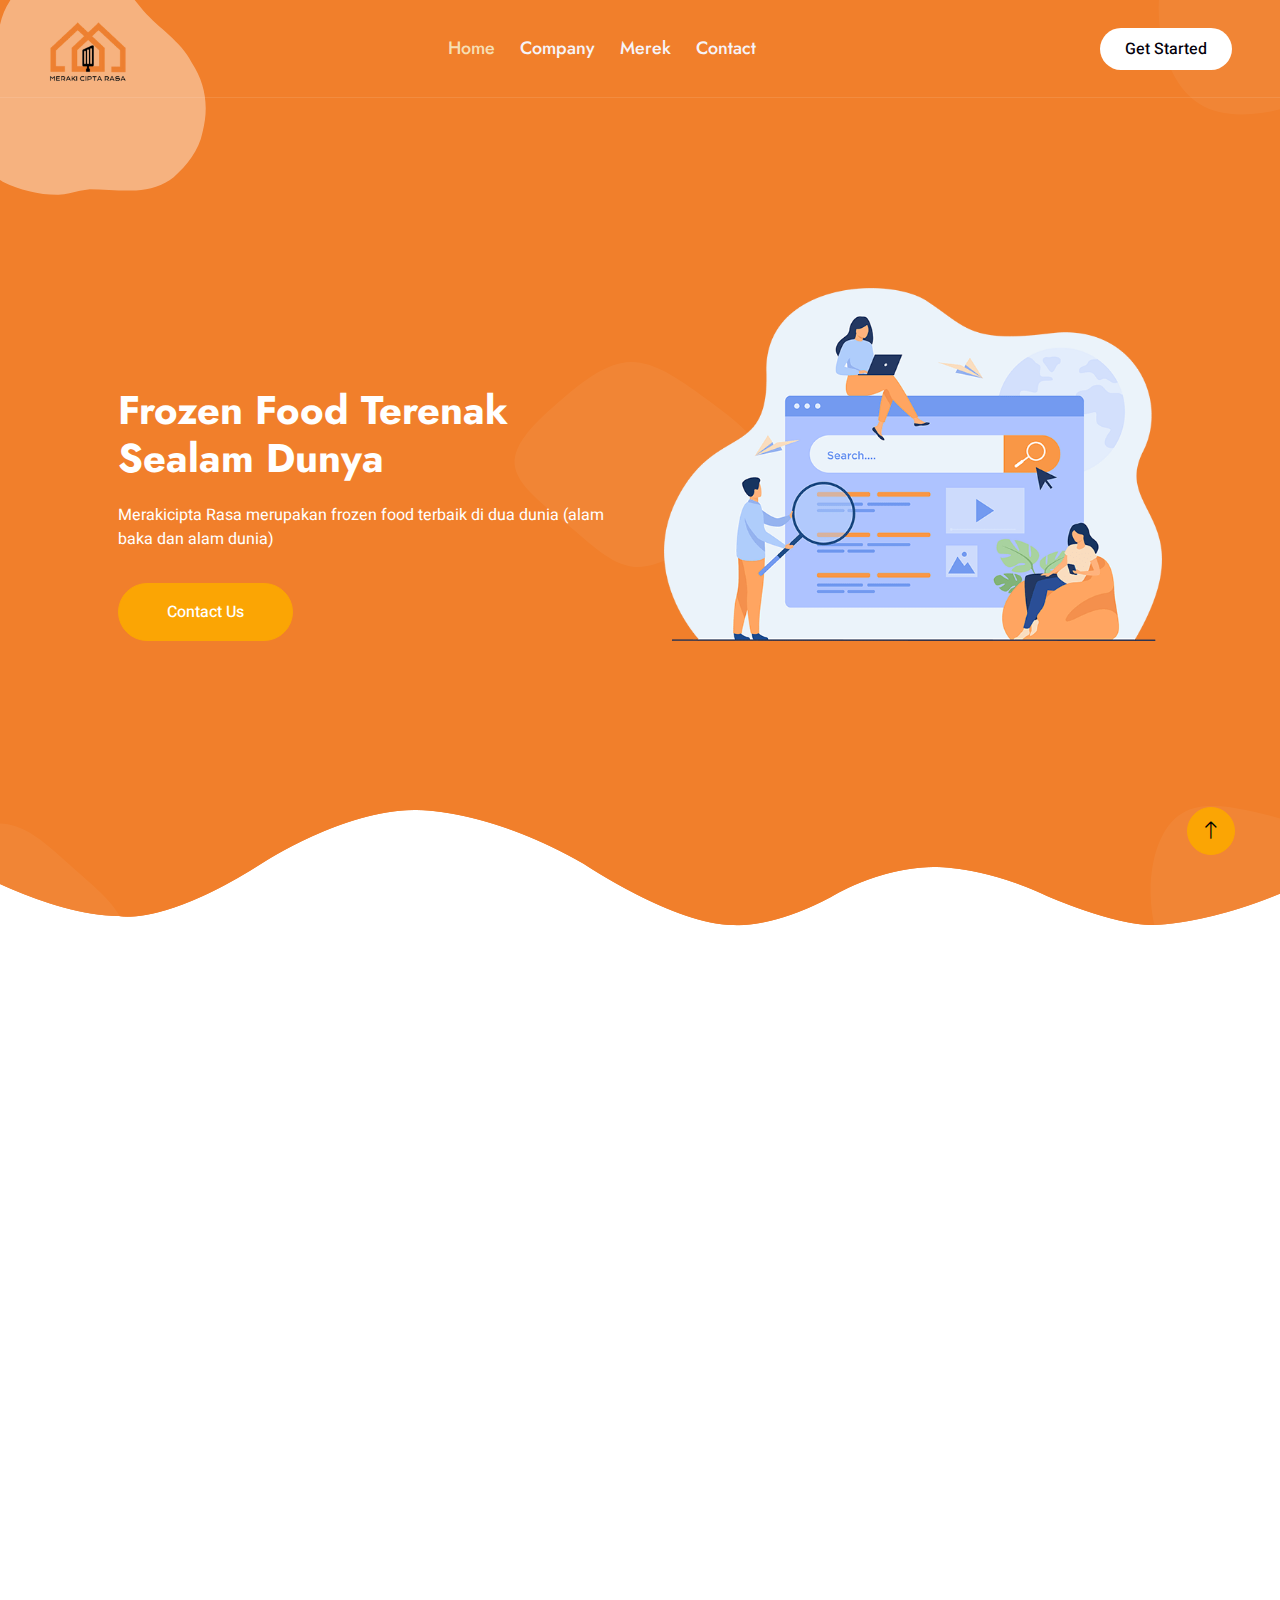
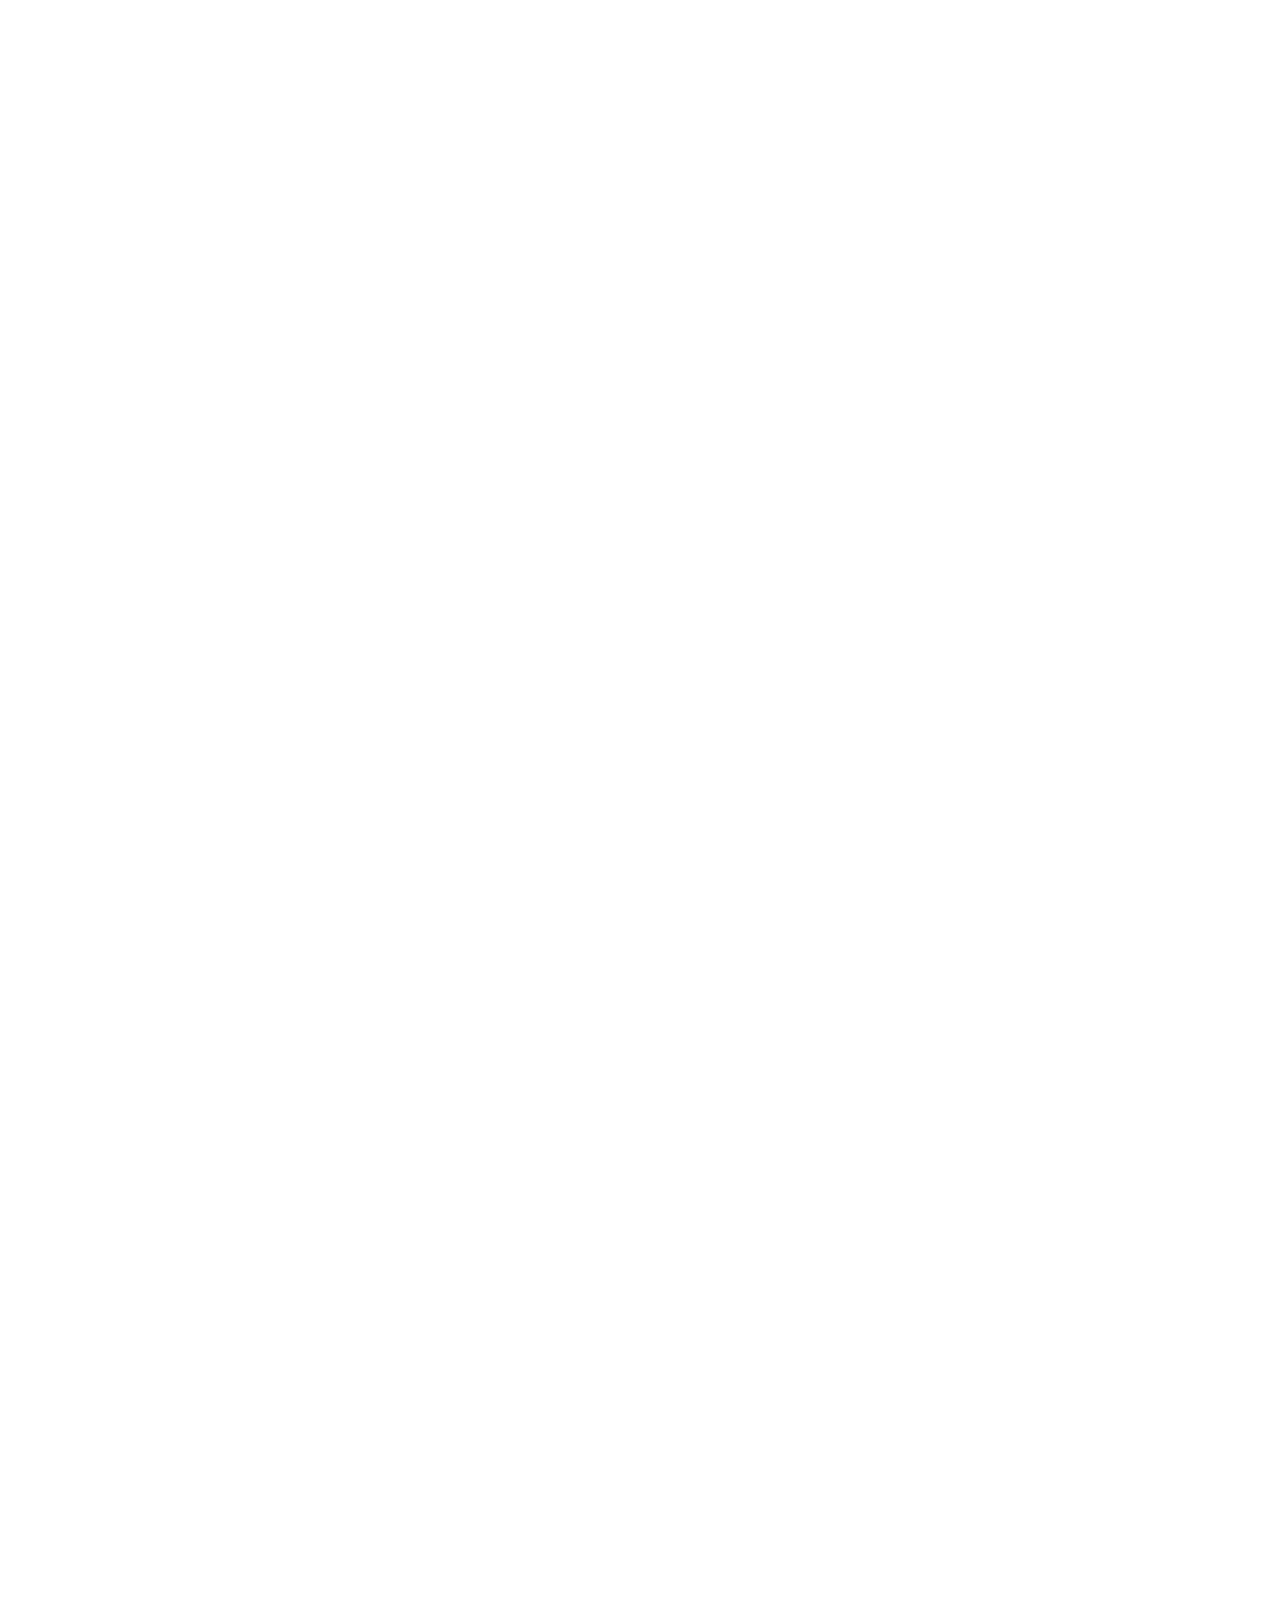
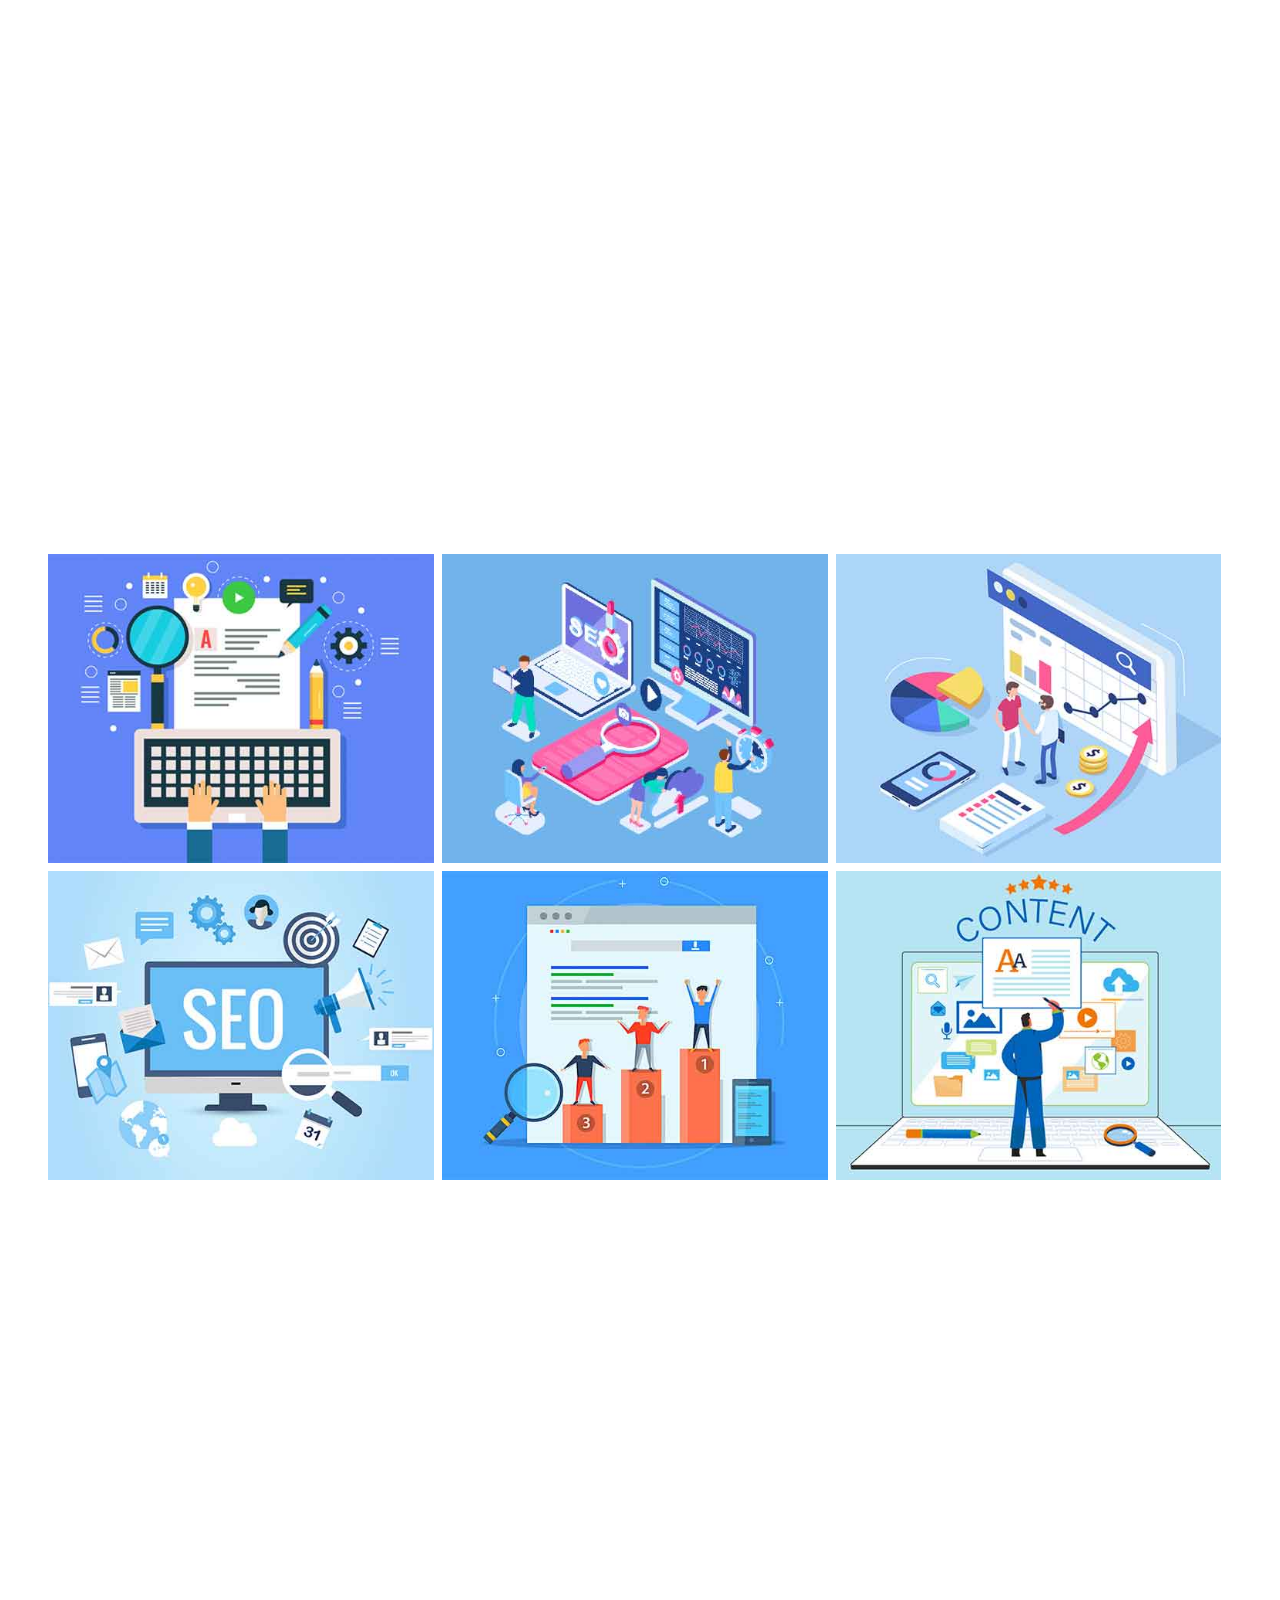
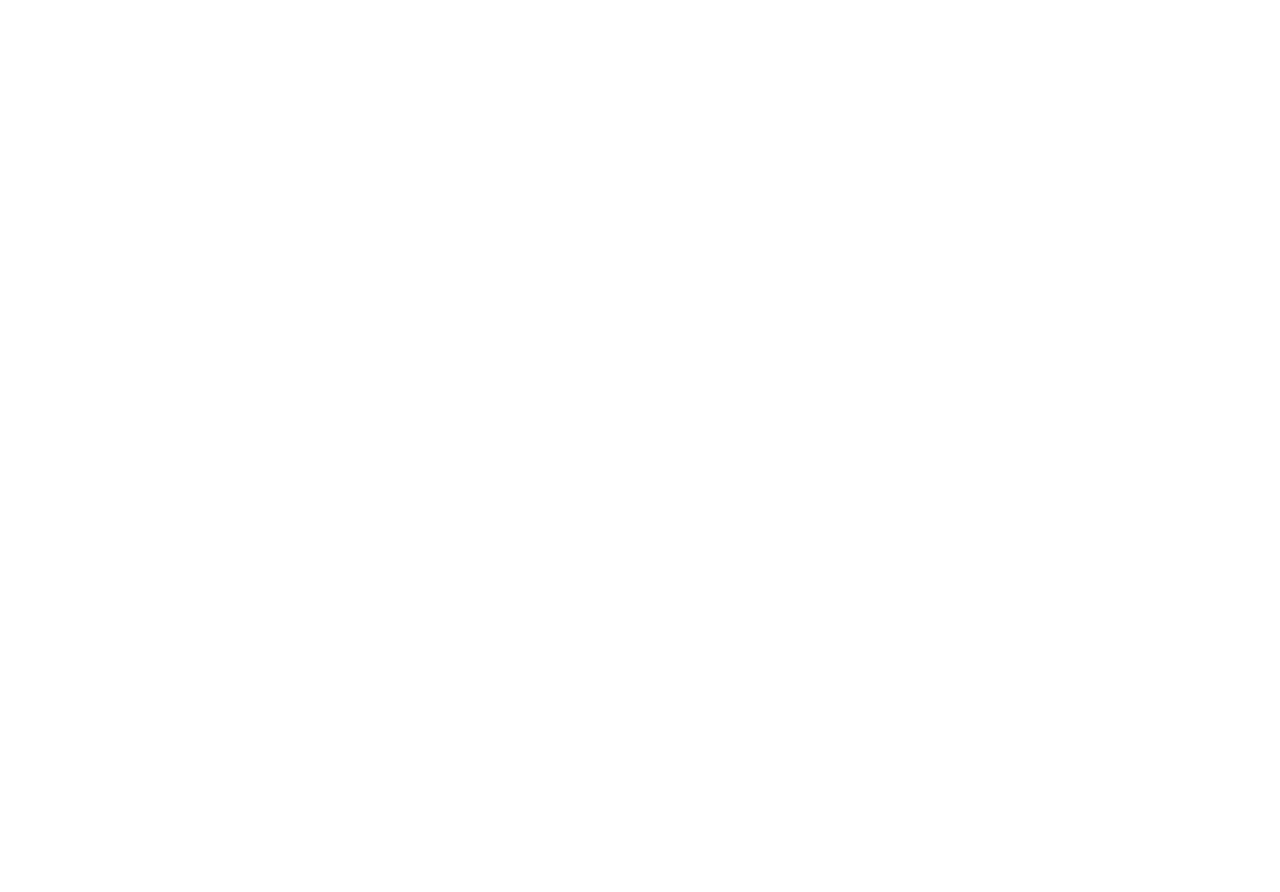
<file: index.html>
<!DOCTYPE html>
<html lang="en">
<head>
    <meta charset="utf-8">
    <title>DGital - Digital Agency HTML Template</title>
    <meta content="width=device-width, initial-scale=1.0" name="viewport">
    <meta content="" name="keywords">
    <meta content="" name="description">

    <!-- Favicon -->
    <link href="img/favicon.ico" rel="icon">

    <!-- Google Web Fonts -->
    <link rel="preconnect" href="https://fonts.googleapis.com">
    <link rel="preconnect" href="https://fonts.gstatic.com" crossorigin>
    <link href="https://fonts.googleapis.com/css2?family=Heebo:wght@400;500&family=Jost:wght@500;600;700&display=swap" rel="stylesheet"> 

    <!-- Icon Font Stylesheet -->
    <link href="https://cdnjs.cloudflare.com/ajax/libs/font-awesome/5.10.0/css/all.min.css" rel="stylesheet">
    <link href="https://cdn.jsdelivr.net/npm/bootstrap-icons@1.4.1/font/bootstrap-icons.css" rel="stylesheet">

    <!-- Libraries Stylesheet -->
    <link href="lib/animate/animate.min.css" rel="stylesheet">
    <link href="lib/owlcarousel/assets/owl.carousel.min.css" rel="stylesheet">
    <link href="lib/lightbox/css/lightbox.min.css" rel="stylesheet">

    <!-- Customized Bootstrap Stylesheet -->
    <link href="css/bootstrap.min.css" rel="stylesheet">

    <!-- Template Stylesheet -->
    <link href="css/style.css" rel="stylesheet">
</head>

<body>
    <div class="container-xxl bg-white p-0">
        <!-- Spinner Start -->
        <div id="spinner" class="show bg-white position-fixed translate-middle w-100 vh-100 top-50 start-50 d-flex align-items-center justify-content-center">
            <div class="spinner-grow text-primary" style="width: 3rem; height: 3rem;" role="status">
                <span class="sr-only">Loading...</span>
            </div>
        </div>
        <!-- Spinner End -->


        <!-- Navbar & Hero Start -->
        <div class="container-xxl position-relative p-0">
            <nav class="navbar navbar-expand-lg navbar-light px-4 px-lg-5 py-3 py-lg-0">
                <a href="" class="navbar-brand p-0">
                    <img src="img/logomeraki.png" alt="Logo"> 
                </a>
                <button class="navbar-toggler" type="button" data-bs-toggle="collapse" data-bs-target="#navbarCollapse">
                    <span class="fa fa-bars"></span>
                </button>
                <div class="collapse navbar-collapse" id="navbarCollapse">
                    <div class="navbar-nav mx-auto py-0">
                        <a href="index.html" class="nav-item nav-link active">Home</a>
                        <a href="company.html" class="nav-item nav-link">Company</a>
                        <a href="merek.html" class="nav-item nav-link">Merek</a>
                        <a href="contact.html" class="nav-item nav-link">Contact</a>
                    </div>
                    <a href="" class="btn rounded-pill py-2 px-4 ms-3 d-none d-lg-block">Get Started</a>
                </div>
            </nav>

            <div class="container-xxl bg-primary hero-header">
                <div class="container px-lg-5">
                    <div class="row g-5 align-items-end">
                        <div class="col-lg-6 text-center text-lg-start">
                            <h1 class="text-white mb-4 animated slideInDown">Frozen Food Terenak Sealam Dunya</h1>
                            <p class="text-white pb-3 animated slideInDown">Merakicipta Rasa merupakan frozen food terbaik di dua dunia (alam baka dan alam dunia)</p>
                            <a href="contact.html" class="btn btn-secondary py-sm-3 px-sm-5 rounded-pill me-3 animated slideInLeft text-white">Contact Us</a>
    
                        </div>
                        <div class="col-lg-6 text-center text-lg-start">
                            <img class="img-fluid animated zoomIn" src="img/hero.png" alt="">
                        </div>
                    </div>
                </div>
            </div>
        </div>
        <!-- About Start -->
        <div class="container-xxl py-5">
            <div class="container py-5 px-lg-5">
                <div class="row g-5 align-items-center">
                    <div class="col-lg-6 wow fadeInUp" data-wow-delay="0.1s">
                        <p class="section-title text-secondary">About Us<span></span></p>
                        <h1 class="mb-5">Merakicipta Rasa</h1>
                        <p class="mb-4">Kami mencipta rasa dengan sepenuh hati. Mengolah berbagai produk makanan yang kami racik dari resep orisinal. 
                            Sejak tahun 2005 sampai sekarang, Meraki Cipta Rasa terus tumbuh dan berkembang bersama klien setia kami yang terus bertambah tiap harinya. 
                            Kami menyediakan produk makanan yang diolah dari bahan pilihan dengan proses pembuatan yang baik untuk menjaga mutu serta kualitas.</p>
                        <a href="company.html" class="btn btn-primary py-sm-3 px-sm-5 rounded-pill mt-3">Read More</a>
                    </div>
                    <div class="col-lg-6">
                        <img class="img-fluid wow zoomIn" data-wow-delay="0.5s" src="img/about.png">
                    </div>
                </div>
            </div>
        </div>
        <!-- About End -->    
           
        <!-- Service Start -->
        <div class="container-xxl py-5">
            <div class="container py-5 px-lg-5">
                <div class="wow fadeInUp" data-wow-delay="0.1s">
                    <p class="section-title text-secondary justify-content-center"><span></span>Our Products<span></span></p>
                    <h1 class="text-center mb-5">What Products We Sell</h1>
                </div>
                <div class="row g-4">
                    <div class="col-lg-4 col-md-6 wow fadeInUp" data-wow-delay="0.1s">
                        <div class="service-item d-flex flex-column text-center rounded">
                            <div class="position-relative overflow-hidden">
                                <img class="img-fluid w-100" src="img/wizz_sausage.png" alt="">
                            </div>
                            <h5 class="mb-3">Wizz Sausage</h5>
                            <p class="m-0">Deksripsi singkat merek</p>
                            <a class="btn btn-square" href=""><i class="fa fa-arrow-right"></i></a>
                        </div>
                    </div>
                    <div class="col-lg-4 col-md-6 wow fadeInUp" data-wow-delay="0.3s">
                        <div class="service-item d-flex flex-column text-center rounded">
                            <div class="position-relative overflow-hidden">
                                <img class="img-fluid w-100" src="img/wizz_bite.png" alt="">
                            </div>
                            <h5 class="mb-3">Wizz Bite</h5>
                            <p class="m-0">Deksripsi singkat merek</p>
                            <a class="btn btn-square" href=""><i class="fa fa-arrow-right"></i></a>
                        </div>
                    </div>
                    <div class="col-lg-4 col-md-6 wow fadeInUp" data-wow-delay="0.5s">
                        <div class="service-item d-flex flex-column text-center rounded">
                            <div class="position-relative overflow-hidden">
                                <img class="img-fluid w-100" src="img/wizz_food.png" alt="">
                            </div>
                            <h5 class="mb-3">Wizz Food</h5>
                            <p class="m-0">Deksripsi singkat merek</p>
                            <a class="btn btn-square" href=""><i class="fa fa-arrow-right"></i></a>
                        </div>
                    </div>
                    <div class="col-lg-4 col-md-6 wow fadeInUp" data-wow-delay="0.1s">
                        <div class="service-item d-flex flex-column text-center rounded">
                            <div class="position-relative overflow-hidden">
                                <img class="img-fluid w-100" src="img/wizz_sausage.png" alt="">
                            </div>
                            <h5 class="mb-3">Pondok Cabe</h5>
                            <p class="m-0">Deksripsi singkat merek</p>
                            <a class="btn btn-square" href=""><i class="fa fa-arrow-right"></i></a>
                        </div>
                    </div>
                </div>
            </div>
            
        </div>
        <!-- Service End -->
       <!-- Projects Start -->
        <div class="container-xxl py-5">
            <div class="container py-5 px-lg-5">
                <div class="wow fadeInUp" data-wow-delay="0.1s">
                    <h1 class="text-center mb-5">Our Achievement and Sertification</h1>
                </div>
                <div class="row mt-n2 wow fadeInUp" data-wow-delay="0.3s">
                    <div class="col-12 text-center">
                        <ul class="list-inline mb-5" id="portfolio-flters">
                            <li class="mx-2 active" data-filter="*">All</li>
                            <li class="mx-2" data-filter=".first">2021</li>
                            <li class="mx-2" data-filter=".second">2022</li>
                        </ul>
                    </div>
                </div>
                <div class="row g-4 portfolio-container item">
                    <div class="col-xl-4 col-md-4 portfolio-item first wow fadeInUp" data-wow-delay="0.1s">
                        <div class="rounded overflow-hidden">
                            <div class="position-relative overflow-hidden">
                                <img class="img-fluid w-100" src="img/portfolio-1.jpg" alt="">
                                <div class="portfolio-overlay">
                                    <a class="btn btn-square btn-outline-light mx-1" href="img/portfolio-1.jpg" data-lightbox="portfolio"><i class="fa fa-eye"></i></a>
                                    <a class="btn btn-square btn-outline-light mx-1" href=""><i class="fa fa-link"></i></a>
                                </div>
                            </div>
                            <div class="bg-light p-4">
                                <p class="text-primary fw-medium mb-2">2021</p>
                                <h5 class="lh-base mb-0">Produk Mendapat Sertifikasi Halal</a>
                            </div>
                        </div>
                    </div>
                    <div class="col-xl-4 col-md-4 portfolio-item first wow fadeInUp" data-wow-delay="0.3s">
                        <div class="rounded overflow-hidden">
                            <div class="position-relative overflow-hidden">
                                <img class="img-fluid w-100" src="img/portfolio-2.jpg" alt="">
                                <div class="portfolio-overlay">
                                    <a class="btn btn-square btn-outline-light mx-1" href="img/portfolio-2.jpg" data-lightbox="portfolio"><i class="fa fa-eye"></i></a>
                                    <a class="btn btn-square btn-outline-light mx-1" href=""><i class="fa fa-link"></i></a>
                                </div>
                            </div>
                            <div class="bg-light p-4">
                                <p class="text-primary fw-medium mb-2">2021</p>
                                <h5 class="lh-base mb-0">Perusahaan memperoleh sertifikasi GMP</a>
                            </div>
                        </div>
                    </div>
                    <div class="col-xl-4 col-md-4 portfolio-item first wow fadeInUp" data-wow-delay="0.5s">
                        <div class="rounded overflow-hidden">
                            <div class="position-relative overflow-hidden">
                                <img class="img-fluid w-100" src="img/portfolio-3.jpg" alt="">
                                <div class="portfolio-overlay">
                                    <a class="btn btn-square btn-outline-light mx-1" href="img/portfolio-3.jpg" data-lightbox="portfolio"><i class="fa fa-eye"></i></a>
                                    <a class="btn btn-square btn-outline-light mx-1" href=""><i class="fa fa-link"></i></a>
                                </div>
                            </div>
                            <div class="bg-light p-4">
                                <p class="text-primary fw-medium mb-2">2021</p>
                                <h5 class="lh-base mb-0">Pelaku usaha bersertifikat Food Handler, PKP, BNSP</a>
                            </div>
                        </div>
                    </div>
                    <div class="col-xl-4 col-md-4 portfolio-item first wow fadeInUp" data-wow-delay="0.1s">
                        <div class="rounded overflow-hidden">
                            <div class="position-relative overflow-hidden">
                                <img class="img-fluid w-100" src="img/portfolio-4.jpg" alt="">
                                <div class="portfolio-overlay">
                                    <a class="btn btn-square btn-outline-light mx-1" href="img/portfolio-4.jpg" data-lightbox="portfolio"><i class="fa fa-eye"></i></a>
                                    <a class="btn btn-square btn-outline-light mx-1" href=""><i class="fa fa-link"></i></a>
                                </div>
                            </div>
                            <div class="bg-light p-4">
                                <p class="text-primary fw-medium mb-2">2021</p>
                                <h5 class="lh-base mb-0">Juara 1 Kategori Frozen Food dalam Lomba Kuliner BPJE DPD PKS Tangsel</a>
                            </div>
                        </div>
                    </div>
                    <div class="col-xl-4 col-md-4 portfolio-item first wow fadeInUp" data-wow-delay="0.3s">
                        <div class="rounded overflow-hidden">
                            <div class="position-relative overflow-hidden">
                                <img class="img-fluid w-100" src="img/portfolio-5.jpg" alt="">
                                <div class="portfolio-overlay">
                                    <a class="btn btn-square btn-outline-light mx-1" href="img/portfolio-5.jpg" data-lightbox="portfolio"><i class="fa fa-eye"></i></a>
                                    <a class="btn btn-square btn-outline-light mx-1" href=""><i class="fa fa-link"></i></a>
                                </div>
                            </div>
                            <div class="bg-light p-4">
                                <p class="text-primary fw-medium mb-2">2021</p>
                                <h5 class="lh-base mb-0">Juara 2 Kategori Kuliner dalam Lomba DIGIFEST Tangsel</a>
                            </div>
                        </div>
                    </div>
                    <div class="col-xl-4 col-md-4 portfolio-item first wow fadeInUp" data-wow-delay="0.5s">
                        <div class="rounded overflow-hidden">
                            <div class="position-relative overflow-hidden">
                                <img class="img-fluid w-100" src="img/portfolio-6.jpg" alt="">
                                <div class="portfolio-overlay">
                                    <a class="btn btn-square btn-outline-light mx-1" href="img/portfolio-6.jpg" data-lightbox="portfolio"><i class="fa fa-eye"></i></a>
                                    <a class="btn btn-square btn-outline-light mx-1" href=""><i class="fa fa-link"></i></a>
                                </div>
                            </div>
                            <div class="bg-light p-4">
                                <p class="text-primary fw-medium mb-2">2021</p>
                                <h5 class="lh-base mb-0">Produk Karya Kreatif Banten yang diselenggarakan oleh Bank Indonesia – Banten</a>
                            </div>
                        </div>
                    </div>
                </div>
            </div>
        </div>
        <!-- Projects End -->

    <!-- Galery start -->
    <div class="wow fadeInUp" data-wow-delay="0.1s">
        <h1 class="text-center mb-5">Gallery</h1>
    </div>
        <div class="col-md-12 col-xl-11 ms-5 row-gap-2">
            <p class="section-title text-white h5 mb-4">Gallery<span></span></p>
            <div class="row g-2">
                <div class="col-4">
                    <img class="img-fluid" src="img/portfolio-1.jpg" alt="Image">
                </div>
                <div class="col-4">
                    <img class="img-fluid" src="img/portfolio-2.jpg" alt="Image">
                </div>
                <div class="col-4">
                    <img class="img-fluid" src="img/portfolio-3.jpg" alt="Image">
                </div>
                <div class="col-4">
                    <img class="img-fluid" src="img/portfolio-4.jpg" alt="Image">
                </div>
                <div class="col-4">
                    <img class="img-fluid" src="img/portfolio-5.jpg" alt="Image">
                </div>
                <div class="col-4">
                    <img class="img-fluid" src="img/portfolio-6.jpg" alt="Image">
                </div>
            </div>
        </div>
        <!-- Galery end -->

        <!-- Testimonial Start -->
        <div class="container-xxl py-5 wow fadeInUp" data-wow-delay="0.1s">
            <div class="container py-5 px-lg-5">
                <p class="section-title text-secondary justify-content-center"><span></span>Partners<span></span></p>
                <h1 class="text-center mb-5">Say Hi to Our Partners</h1>
                <div class="owl-carousel testimonial-carousel">
                    <div class="testimonial-item bg-light rounded my-4">
                        <p class="fs-5"><i class="fa fa-quote-left fa-4x text-primary mt-n4 me-3"></i>Bermitra dengan Merakicipta Rasa berhasil menyelamatkan keluarga saya di Era Pandemi.</p>
                        <div class="d-flex align-items-center">
                            <img class="img-fluid flex-shrink-0 rounded-circle" src="img/testimonial-1.jpg" style="width: 65px; height: 65px;">
                            <div class="ps-4">
                                <h5 class="mb-1">Distributor 1</h5>
                                <span>Profession</span>
                            </div>
                        </div>
                    </div>
                    <div class="testimonial-item bg-light rounded my-4">
                        <p class="fs-5"><i class="fa fa-quote-left fa-4x text-primary mt-n4 me-3"></i>Bermitra dengan Merakicipta Rasa berhasil menyelamatkan keluarga saya di Era Pandemi.</p>
                        <div class="d-flex align-items-center">
                            <img class="img-fluid flex-shrink-0 rounded-circle" src="img/testimonial-2.jpg" style="width: 65px; height: 65px;">
                            <div class="ps-4">
                                <h5 class="mb-1">Distributor 2</h5>
                                <span>Profession</span>
                            </div>
                        </div>
                    </div>
                    <div class="testimonial-item bg-light rounded my-4">
                        <p class="fs-5"><i class="fa fa-quote-left fa-4x text-primary mt-n4 me-3"></i>Bermitra dengan Merakicipta Rasa berhasil menyelamatkan keluarga saya di Era Pandemi.</p>
                        <div class="d-flex align-items-center">
                            <img class="img-fluid flex-shrink-0 rounded-circle" src="img/testimonial-3.jpg" style="width: 65px; height: 65px;">
                            <div class="ps-4">
                                <h5 class="mb-1">Distributor 3</h5>
                                <span>Profession</span>
                            </div>
                        </div>
                    </div>
                </div>
            </div>
        </div>
        <!-- Testimonial End -->

    

        <!-- Footer Start -->
        <div class="container-fluid bg-primary text-light footer wow fadeIn" data-wow-delay="0.1s">
            <div class="container py-5 px-lg-5">
                <div class="row g-5">
                    <div class="col-md-3 col-lg-4">
                        <img class="img-fluid" src="img/logomeraki.png">
                    </div>
                    <div class="col-md-6 col-lg-4">
                        <div class="d-flex pt-2">
                            <div class="d-flex flex-column">
                                <div class="d-flex pt-2">
                                    <div class="btn btn-outline-light btn-social"><img class="img-fluid rounded-circle" src="img/Logo jmkp.png"></div>
                                    <div class="btn btn-outline-light btn-social"><img class="img-fluid rounded-circle" src="img/logo gmp.png"></div>
                                    <div class="btn btn-outline-light btn-social"><img class="img-fluid rounded-circle" src="img/logo halal.jpeg"></div>
                                </div>
                                <div class="d-flex pt-2">
                                    <a class="btn btn-outline-light btn-social"><img class="img-fluid rounded-circle" src="img/logo bnsp.png"></a>
                                    <a class="btn btn-outline-light btn-social"></a>
                                    <a class="btn btn-outline-light btn-social"></i></a>
                                </div>
                            </div>
                        </div>
                    </div>
                    <div class="col-md-6 col-lg-4">
                        <p class="section-title text-white h5 mb-4">Gallery<span></span></p>
                        <div class="row g-2">
                            <div class="col-4">
                                <img class="img-fluid" src="img/portfolio-1.jpg" alt="Image">
                            </div>
                            <div class="col-4">
                                <img class="img-fluid" src="img/portfolio-2.jpg" alt="Image">
                            </div>
                            <div class="col-4">
                                <img class="img-fluid" src="img/portfolio-3.jpg" alt="Image">
                            </div>
                            <div class="col-4">
                                <img class="img-fluid" src="img/portfolio-4.jpg" alt="Image">
                            </div>
                            <div class="col-4">
                                <img class="img-fluid" src="img/portfolio-5.jpg" alt="Image">
                            </div>
                            <div class="col-4">
                                <img class="img-fluid" src="img/portfolio-6.jpg" alt="Image">
                            </div>
                        </div>
                    </div>
                    <div class="col-md-6 col-lg-4">
                        <p class="section-title text-white h5 mb-4">Newsletter<span></span></p>
                        <p>Lorem ipsum dolor sit amet elit. Phasellus nec pretium mi. Curabitur facilisis ornare velit non vulpu</p>
                        <div class="position-relative w-100 mt-3">
                            <input class="form-control border-0 rounded-pill w-100 ps-4 pe-5" type="text" placeholder="Your Email" style="height: 48px;">
                            <button type="button" class="btn shadow-none position-absolute top-0 end-0 mt-1 me-2"><i class="fa fa-paper-plane text-primary fs-4"></i></button>
                        </div>
                    </div>
                </div>
            </div>
            <div class="container px-lg-5">
                <div class="copyright">
                    <div class="row">
                        <div class="col-md-6 text-center text-md-start mb-3 mb-md-0">
                            &copy; <a class="border-bottom" href="#">Your Site Name</a>, All Right Reserved. 
							
							<!--/*** This template is free as long as you keep the footer author’s credit link/attribution link/backlink. If you'd like to use the template without the footer author’s credit link/attribution link/backlink, you can purchase the Credit Removal License from "https://htmlcodex.com/credit-removal". Thank you for your support. ***/-->
							Designed By <a class="border-bottom" href="https://htmlcodex.com">HTML Codex</a>
                        </div>
                        <div class="col-md-6 text-center text-md-end">
                            <div class="footer-menu">
                                <a href="">Home</a>
                                <a href="">Cookies</a>
                                <a href="">Help</a>
                                <a href="">FQAs</a>
                            </div>
                        </div>
                    </div>
                </div>
            </div>
        </div>
        <!-- Footer End -->


        <!-- Back to Top -->
        <a href="#" class="btn btn-lg btn-secondary btn-lg-square back-to-top"><i class="bi bi-arrow-up"></i></a>
    </div>

    <!-- JavaScript Libraries -->
    <script src="https://code.jquery.com/jquery-3.4.1.min.js"></script>
    <script src="https://cdn.jsdelivr.net/npm/bootstrap@5.0.0/dist/js/bootstrap.bundle.min.js"></script>
    <script src="lib/wow/wow.min.js"></script>
    <script src="lib/easing/easing.min.js"></script>
    <script src="lib/waypoints/waypoints.min.js"></script>
    <script src="lib/counterup/counterup.min.js"></script>
    <script src="lib/owlcarousel/owl.carousel.min.js"></script>
    <script src="lib/isotope/isotope.pkgd.min.js"></script>
    <script src="lib/lightbox/js/lightbox.min.js"></script>

    <!-- Template Javascript -->
    <script src="js/main.js"></script>
</body>

</html>
</file>
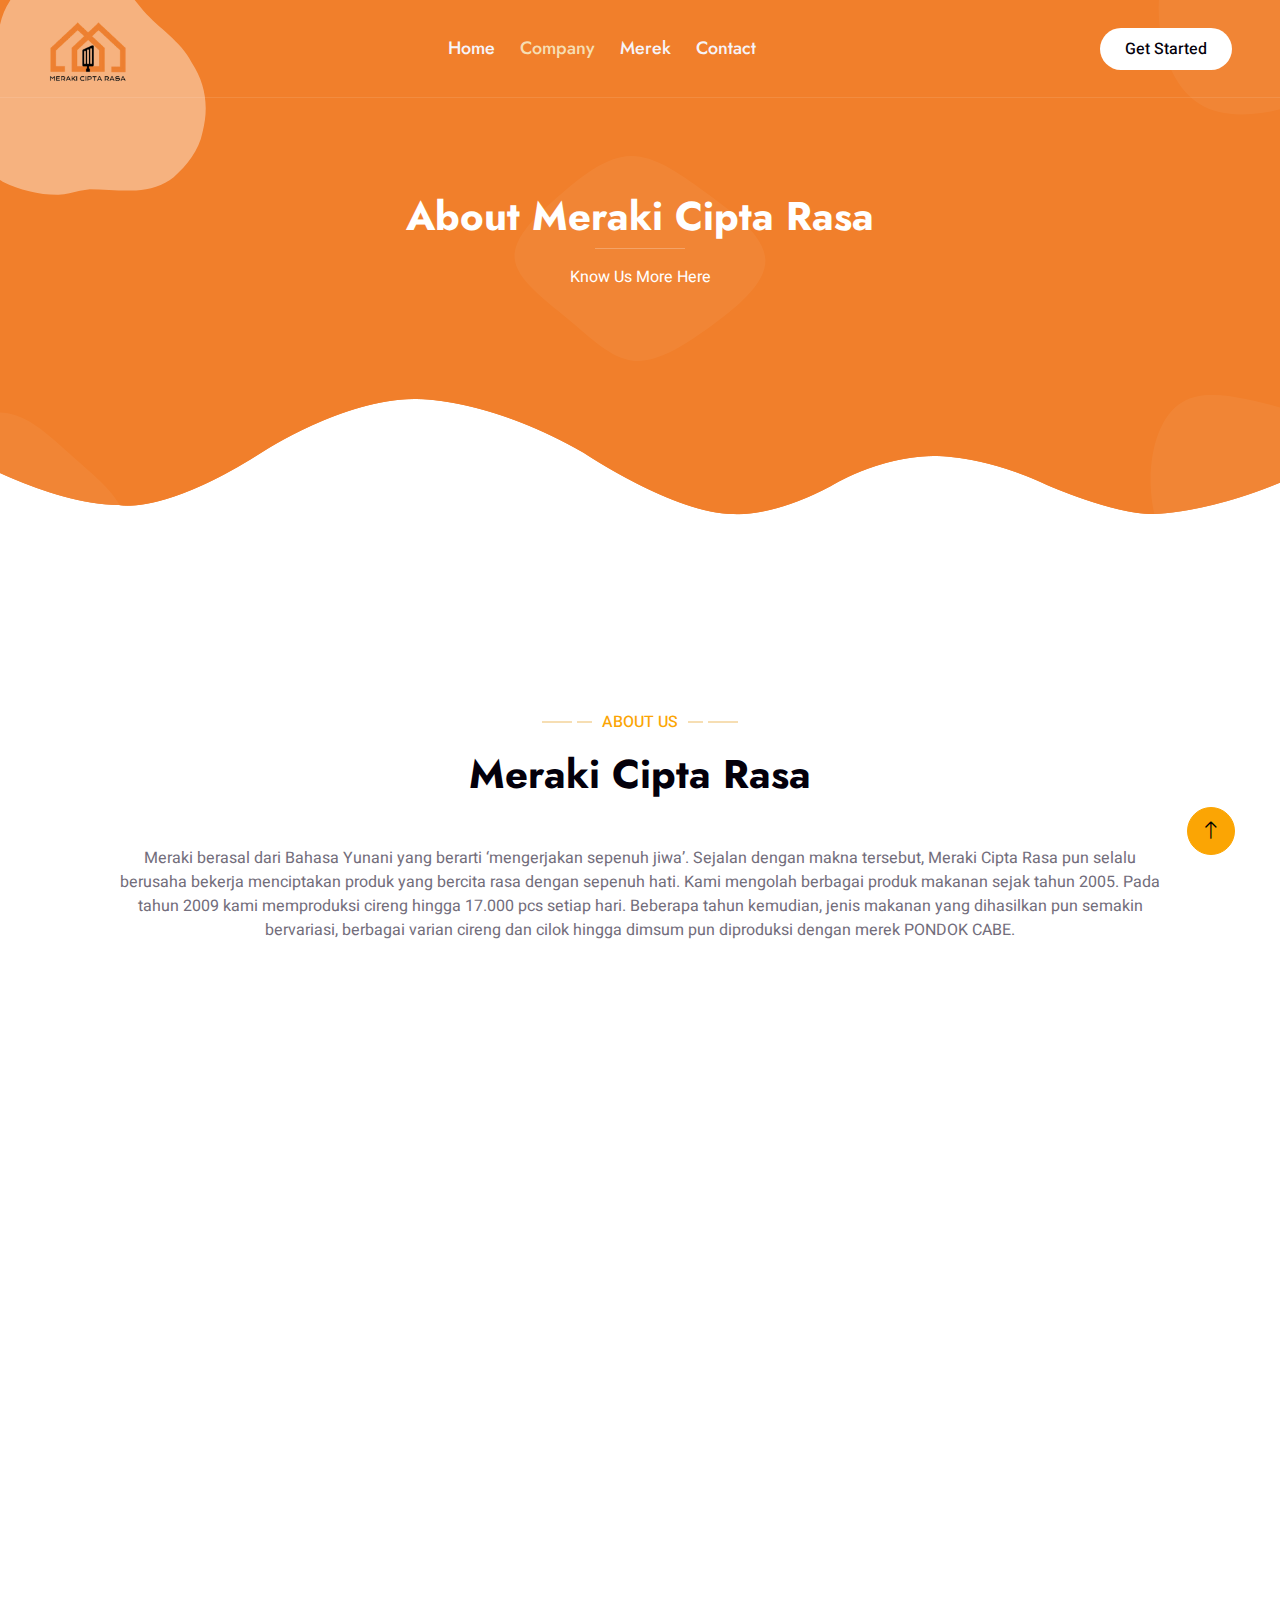
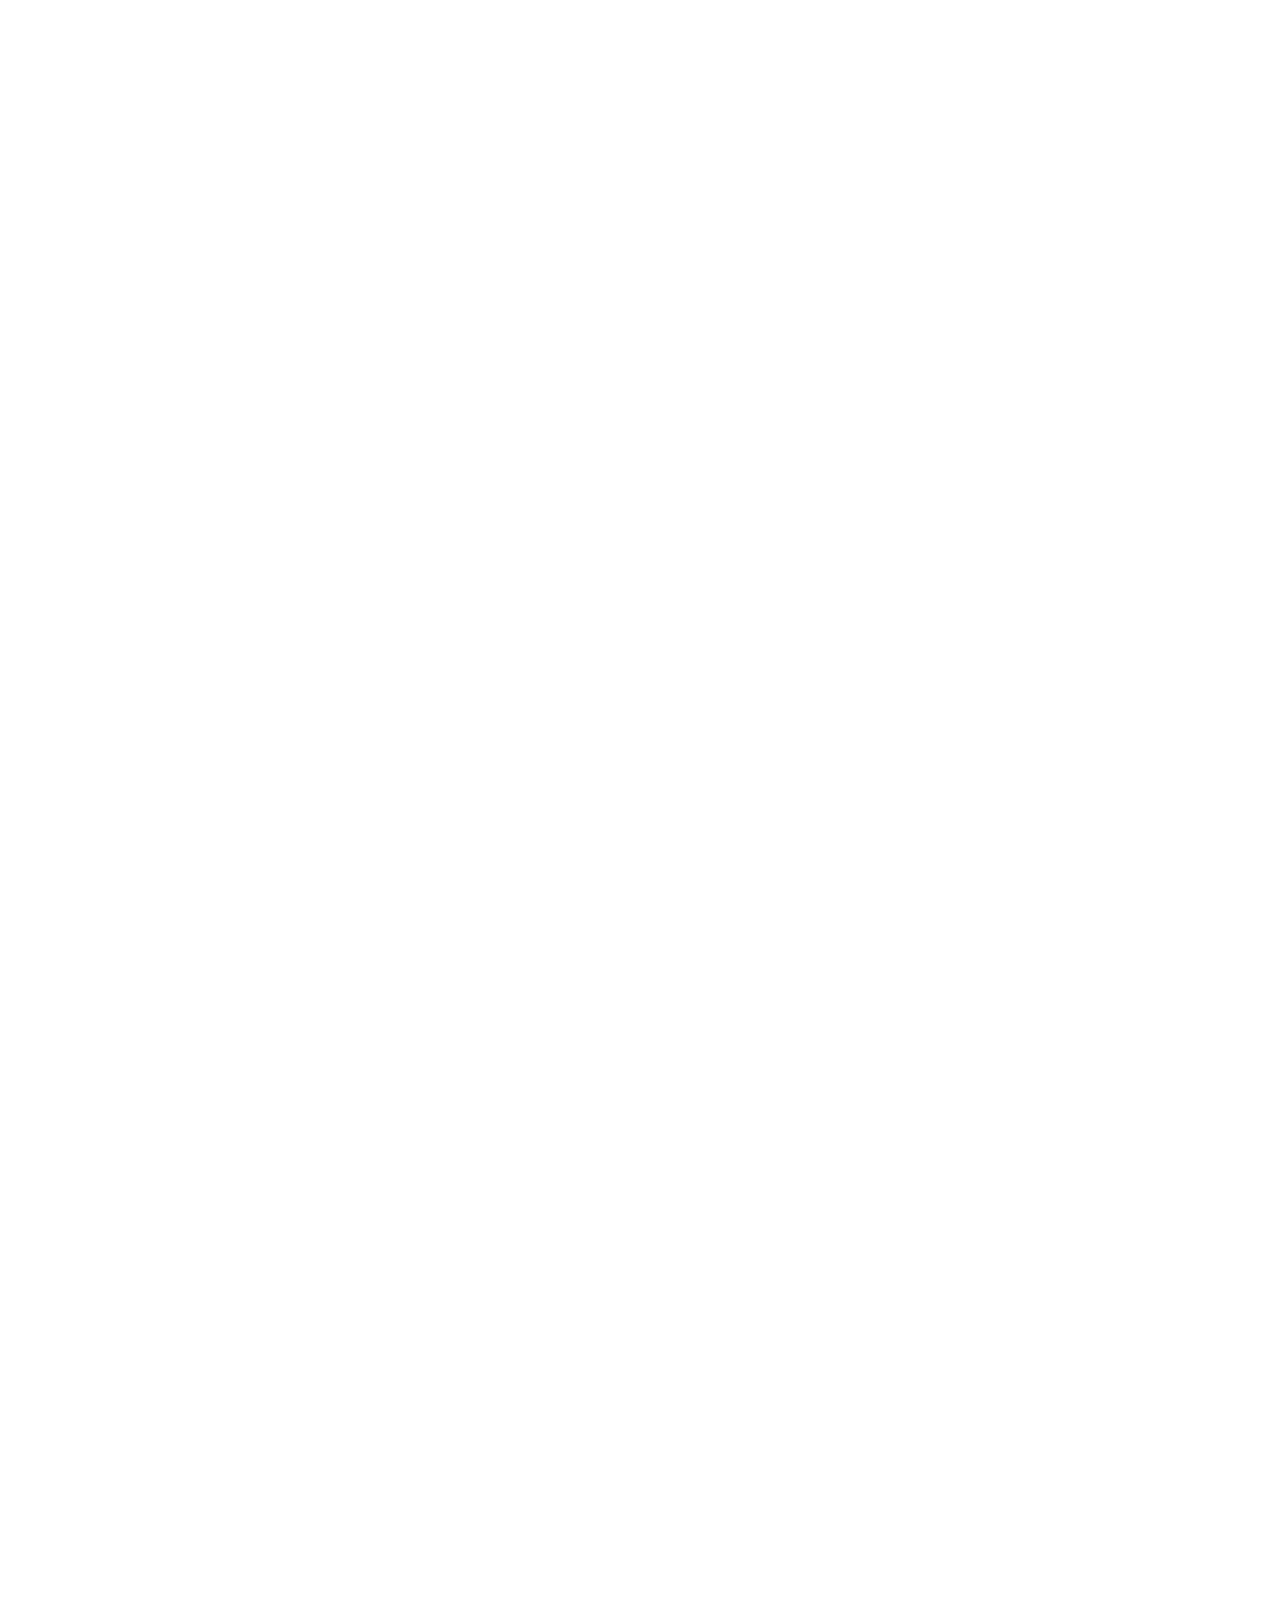
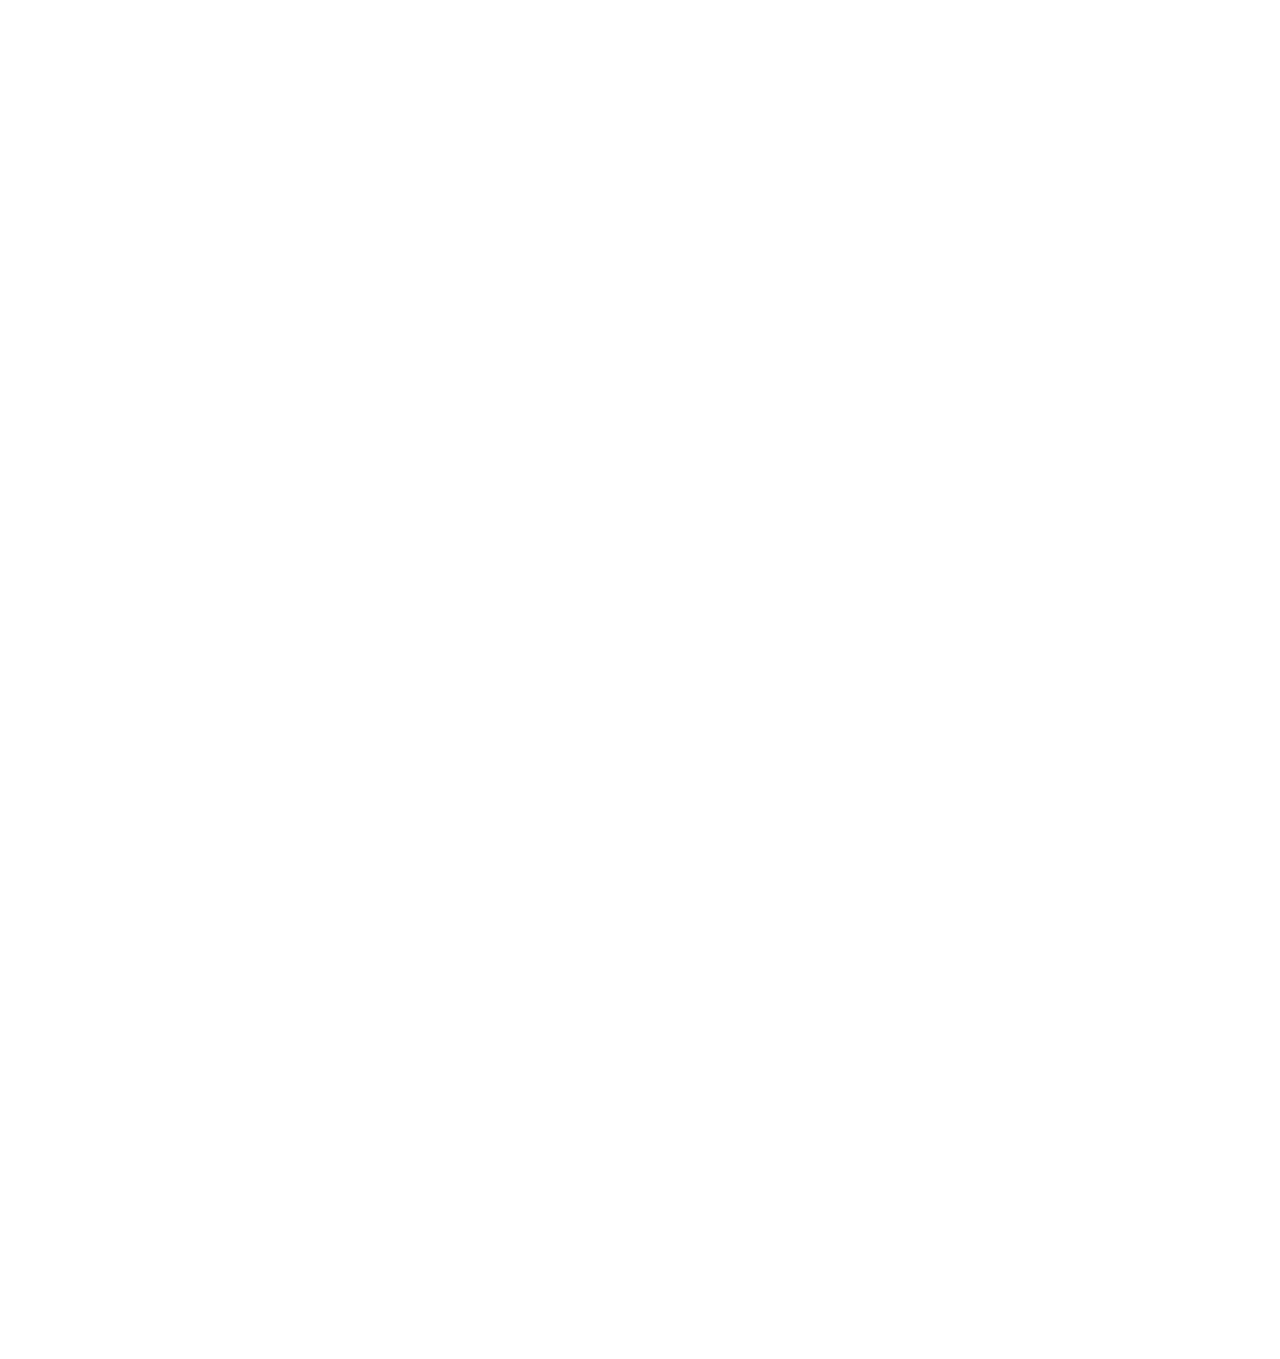
<file: company.html>
<!DOCTYPE html>
<html lang="en">
<head>
    
    <meta charset="utf-8">
    <title>DGital - Digital Agency HTML Template</title>
    <meta content="width=device-width, initial-scale=1.0" name="viewport">
    <meta content="" name="keywords">
    <meta content="" name="description">

    <!-- Favicon -->
    <link href="img/favicon.ico" rel="icon">

    <!-- Google Web Fonts -->
    <link rel="preconnect" href="https://fonts.googleapis.com">
    <link rel="preconnect" href="https://fonts.gstatic.com" crossorigin>
    <link href="https://fonts.googleapis.com/css2?family=Heebo:wght@400;500&family=Jost:wght@500;600;700&display=swap" rel="stylesheet"> 

    <!-- Icon Font Stylesheet -->
    <link href="https://cdnjs.cloudflare.com/ajax/libs/font-awesome/5.10.0/css/all.min.css" rel="stylesheet">
    <link href="https://cdn.jsdelivr.net/npm/bootstrap-icons@1.4.1/font/bootstrap-icons.css" rel="stylesheet">

    <!-- Libraries Stylesheet -->
    <link href="lib/animate/animate.min.css" rel="stylesheet">
    <link href="lib/owlcarousel/assets/owl.carousel.min.css" rel="stylesheet">
    <link href="lib/lightbox/css/lightbox.min.css" rel="stylesheet">

    <!-- Customized Bootstrap Stylesheet -->
    <link href="css/bootstrap.min.css" rel="stylesheet">

    <!-- Template Stylesheet -->
    <link href="css/style.css" rel="stylesheet">
</head>

<body>
    <div class="container-xxl bg-white p-0">
        <!-- Spinner Start -->
        <div id="spinner" class="show bg-white position-fixed translate-middle w-100 vh-100 top-50 start-50 d-flex align-items-center justify-content-center">
            <div class="spinner-grow text-primary" style="width: 3rem; height: 3rem;" role="status">
                <span class="sr-only">Loading...</span>
            </div>
        </div>
        <!-- Spinner End -->


        <!-- Navbar & Hero Start -->
        <div class="container-xxl position-relative p-0">
            <nav class="navbar navbar-expand-lg navbar-light px-4 px-lg-5 py-3 py-lg-0">
                <a href="" class="navbar-brand p-0">
                    <img src="img/logomeraki.png" alt="Logo"> 
                </a>
                <button class="navbar-toggler" type="button" data-bs-toggle="collapse" data-bs-target="#navbarCollapse">
                    <span class="fa fa-bars"></span>
                </button>
                <div class="collapse navbar-collapse" id="navbarCollapse">
                    <div class="navbar-nav mx-auto py-0">
                        <a href="index.html" class="nav-item nav-link">Home</a>
                        <a href="company.html" class="nav-item nav-link active">Company</a>
                        <a href="merek.html" class="nav-item nav-link">Merek</a>
                        <a href="contact.html" class="nav-item nav-link">Contact</a>
                    </div>
                    <a href="" class="btn rounded-pill py-2 px-4 ms-3 d-none d-lg-block">Get Started</a>
                </div>
            </nav>
            <div class="container-xxl py-5 bg-primary hero-header">
                <div class="container my-5 py-5 px-lg-5">
                    <div class="row g-5 py-5">
                        <div class="col-12 text-center">
                            <h1 class="text-white animated slideInDown">About Meraki Cipta Rasa</h1>
                            <hr class="bg-white mx-auto mt-0" style="width: 90px;">
                            <nav aria-label="breadcrumb">
                                <ol class="breadcrumb justify-content-center">
                                    <p class="text-white animated slideInDown mb-4">Know Us More Here</P>
                                </ol>
                            </nav>
                        </div>
                    </div>
                </div>
            </div>
        </div>
        <!-- Navbar & Hero End -->

        <!-- About Start -->
        <div class="container-xxl py-5">
            <div class="container py-5 px-lg-5">
                <div class="row g-5 align-items-center">
                    <div class="wow fadeInUp" data-wow-delay="0.1s">
                        <p class="section-title text-secondary justify-content-center"><span></span>About Us<span></span></p>
                        <h1 class="text-center mb-5">Meraki Cipta Rasa</h1>
                        <p class="mb-4 text-center fw-semibolder">Meraki berasal dari Bahasa Yunani yang berarti ‘mengerjakan sepenuh jiwa’. 
                            Sejalan dengan makna tersebut, Meraki Cipta Rasa pun selalu berusaha bekerja menciptakan produk yang bercita rasa dengan sepenuh hati. 
                            Kami mengolah berbagai produk makanan sejak tahun 2005. Pada tahun 2009 kami memproduksi cireng hingga 17.000 pcs setiap hari. 
                            Beberapa tahun kemudian, jenis makanan yang dihasilkan pun semakin bervariasi, berbagai varian cireng dan cilok hingga dimsum pun diproduksi dengan merek PONDOK CABE.
                        </p>
                    </div>
                   
                </div>
            </div>
        </div>
        <!-- About End -->

        <!-- Key Activities Start -->
        <div class="container-xxl py-5">
            <div class="container py-5 px-lg-5">
                <div class="wow fadeInUp" data-wow-delay="0.1s">
                    <p class="section-title text-secondary justify-content-center"><span></span>Key Activities<span></span></p>
                    <h1 class="text-center mb-5">What are our company working on</h1>
                </div>
                <div class="row g-4">
                    <div class="col-xl-4 wow fadeInUp" data-wow-delay="0.1s">
                        <div class="feature-item bg-light rounded text-center p-4">
                            <i class="fa fa-3x fa-mail-bulk text-primary mb-4"></i>
                            <h5 class="mb-3">Produksi</h5>
                            <p class="m-0">Erat ipsum justo amet duo et elitr dolor, est duo duo eos lorem sed diam stet diam sed stet lorem.</p>
                        </div>
                    </div>
                    <div class="col-xl-4 wow fadeInUp" data-wow-delay="0.3s">
                        <div class="feature-item bg-light rounded text-center p-4">
                            <i class="fa fa-3x fa-search text-primary mb-4"></i>
                            <h5 class="mb-3">Pemasaran</h5>
                            <p class="m-0">Erat ipsum justo amet duo et elitr dolor, est duo duo eos lorem sed diam stet diam sed stet lorem.</p>
                        </div>
                    </div>
                    <div class="col-xl-4 wow fadeInUp" data-wow-delay="0.5s">
                        <div class="feature-item bg-light rounded text-center p-4">
                            <i class="fa fa-3x fa-laptop-code text-primary mb-4"></i>
                            <h5 class="mb-3">Distribusi</h5>
                            <p class="m-0">Erat ipsum justo amet duo et elitr dolor, est duo duo eos lorem sed diam stet diam sed stet lorem.</p>
                        </div>
                    </div>
                </div>
            </div>
        </div>
        <!-- Key Activities End -->

        <!-- Facts Start -->
        <div class="container-xxl bg-primary fact py-5 wow fadeInUp" data-wow-delay="0.1s">
            <div class="container py-5 px-lg-5">
               <!-- Key Activities Start -->
        <div class="container-xxl py-5">
            <div class="container py-5 px-lg-5">
                <div class="wow fadeInUp" data-wow-delay="0.1s">
                    <p class="section-title text-secondary justify-content-center text-white"><span></span>Key Activities<span></span></p>
                    <h1 class="text-center mb-5 text-white">What are our company working on</h1>
                </div>
                <div class="row g-4">
                    <div class="col-xl-6 wow fadeInUp" data-wow-delay="0.1s">
                        <div class="feature-item bg-light rounded text-center p-4">
                            <i class="fa fa-3x fa-mail-bulk text-primary mb-4"></i>
                            <h5 class="mb-3">Visi</h5>
                            <p class="m-0">Menjadi penyedia jasa yang amanah dan memproduksi makanan yang halal serta thoyib.</p>
                        </div>
                    </div>
                    <div class="col-xl-6 wow fadeInUp" data-wow-delay="0.3s">
                        <div class="feature-item bg-light rounded text-center p-4">
                            <i class="fa fa-3x fa-search text-primary mb-4"></i>
                            <h5 class="mb-3">Misi</h5>
                            <p class="m-0">
                                <ul>
                                    <li class="text-start">Memilih, mengolah dan menyajikan makanan sesuai syariat Islam.</li>
                                </ul>
                                <ul>
                                    <li class="text-start">Memilih, mengolah dan menyajikan makanan sesuai syariat Islam.</li>
                                </ul>
                                <ul>
                                    <li class="text-start">Memilih, mengolah dan menyajikan makanan sesuai syariat Islam.</li>
                                </ul>
                            </p>
                        </div>
                    </div>
                </div>
            </div>
        </div>
        <!-- Key Activities End -->

            </div>
        </div>
        <!-- Facts End -->
        

        <!-- Team Start -->
        <div class="container-xxl py-5">
            <div class="container py-5 px-lg-5">
                <div class="wow fadeInUp" data-wow-delay="0.1s">
                    <p class="section-title text-secondary justify-content-center"><span></span>Our Team<span></span></p>
                    <h1 class="text-center mb-5">Our Team Members</h1>
                </div>
                <div class="row g-4">
                    <div class="col-lg-4 col-md-6 wow fadeInUp" data-wow-delay="0.1s">
                        <div class="team-item bg-light rounded">
                            <div class="text-center border-bottom p-4">
                                <img class="img-fluid rounded-circle mb-4" src="img/team-1.jpg" alt="">
                                <h5>Santi Hakim</h5>
                                <span>Director</span>
                            </div>
                            <div class="d-flex justify-content-center p-4">
                                <p>More than 20 years working as Manager and Project Director in publisher, media, and culinary business. 
                                    Certificate: BNSP for SME’s, Food Handler</p>
                            </div>
                        </div>
                    </div>
                    <div class="col-lg-4 col-md-6 wow fadeInUp" data-wow-delay="0.3s">
                        <div class="team-item bg-light rounded">
                            <div class="text-center border-bottom p-4">
                                <img class="img-fluid rounded-circle mb-4" src="img/team-2.jpg" alt="">
                                <h5>Meliana</h5>
                                <span>R&D/QC</span>
                            </div>
                            <div class="d-flex justify-content-center p-4">
                                <p>Since 2005 working on new recipes and producing various of starch products, 
                                    processed meat/poultry, spices.</p>
                            </div>
                        </div>
                    </div>
                    <div class="col-lg-4 col-md-6 wow fadeInUp" data-wow-delay="0.5s">
                        <div class="team-item bg-light rounded">
                            <div class="text-center border-bottom p-4">
                                <img class="img-fluid rounded-circle mb-4" src="img/team-3.jpg" alt="">
                                <h5>Redi Ruslan</h5>
                                <span>Production</span>
                            </div>
                            <div class="d-flex justify-content-center p-4">
                                <p>Producing variety of processed food, designing and creating machinery for food production Certificate: 
                                    Halal Slaughter from Indonesia Ulema Council (MUI)
                                </p>
                            </div>
                        </div>
                    </div>
                    <div class="col-lg-4 col-md-6 wow fadeInUp" data-wow-delay="0.7s">
                        <div class="team-item bg-light rounded">
                            <div class="text-center border-bottom p-4">
                                <img class="img-fluid rounded-circle mb-4" src="img/team-3.jpg" alt="">
                                <h5>Tejo Fajar</h5>
                                <span>Marketing</span>
                            </div>
                            <div class="d-flex justify-content-center p-4">
                                <p>
                                    More than 12 years working as marketing in private banks and spending the 
                                    last 15 years in packaging industry
                                </p>
                            </div>
                        </div>
                    </div>
                </div>
            </div>
        </div>
        <!-- Team End -->
        
         <!-- Footer Start -->
         <div class="container-fluid bg-primary text-light footer wow fadeIn" data-wow-delay="0.1s">
            <div class="container py-5 px-lg-5">
                <div class="row g-5">
                    <div class="col-md-6 col-lg-3">
                        <p class="section-title text-white h5 mb-4">Address<span></span></p>
                        <p><i class="fa fa-map-marker-alt me-3"></i>Perumahan Pondok Cabe Indah, Jl. Citanduy Blok D6, Pondok Cabe Ilir, Pamulang, South Tangerang City, Banten 15438</p>
                        <p><i class="fa fa-phone-alt me-3"></i>0877-7337-9369</p>
                        <p><i class="fa fa-envelope me-3"></i>info@example.com</p>
                        <div class="d-flex pt-2 gap-2">
                            <a class="btn btn-outline-light btn-social" href="https://www.instagram.com/merakiciptarasa?igsh=YXlwbWttcTVrdm5y"><i class="fab fa-instagram"></i></a>
                            <a class="btn btn-outline-light btn-social" href="https://api.whatsapp.com/send/?phone=6287773379369&text=Terima+kasih+telah+menghubungi+Meraki+Cipta+Rasa%2C+Mari+saya+bantu%21&type=phone_number&app_absent=0"><i class="fab fa-whatsapp"></i></a>
                            <a class="btn btn-outline-light btn-social" href="https://www.tiktok.com/@merakiciptarasa?_t=8kfo7TnZ1Wb&_r=1"><i class="fa-brands fa-tiktok"></i></a>
                            <a class="btn btn-outline-light btn-social" href="https://youtube.com/@merakiciptarasa?si=qiTrRYiRn02IbZ8y"><i class="fab fa-youtube"></i></a>
                        </div>
                    </div>
                    <div class="col-md-6 col-lg-3 me-5">
                        <iframe src="https://www.google.com/maps/embed?pb=!1m18!1m12!1m3!1d3965.410995486835!2d106.75350870985075!3d-6.340781762010239!2m3!1f0!2f0!3f0!3m2!1i1024!2i768!4f13.1!3m3!1m2!1s0x2e69efa7a9560435%3A0xcd70db2b538a8041!2sMeraki%20Cipta%20Rasa%20%7C%20Produsen%20Cireng%2C%20Sosis%2C%20Frozen%20food!5e0!3m2!1sid!2sid!4v1710426732575!5m2!1sid!2sid" width="300" height="200" style="border:0;" allowfullscreen="" loading="lazy" referrerpolicy="no-referrer-when-downgrade"></iframe>
                    </div>
                    <div class="col-md-12 col-lg-3 ms-5">
                        <p class="section-title text-white h5 mb-4">Gallery<span></span></p>
                        <div class="row g-2">
                            <div class="col-4">
                                <img class="img-fluid" src="img/portfolio-1.jpg" alt="Image">
                            </div>
                            <div class="col-4">
                                <img class="img-fluid" src="img/portfolio-2.jpg" alt="Image">
                            </div>
                            <div class="col-4">
                                <img class="img-fluid" src="img/portfolio-3.jpg" alt="Image">
                            </div>
                            <div class="col-4">
                                <img class="img-fluid" src="img/portfolio-4.jpg" alt="Image">
                            </div>
                            <div class="col-4">
                                <img class="img-fluid" src="img/portfolio-5.jpg" alt="Image">
                            </div>
                            <div class="col-4">
                                <img class="img-fluid" src="img/portfolio-6.jpg" alt="Image">
                            </div>
                        </div>
                    </div>
                    
                </div>
            </div>
            <div class="container px-lg-5">
                <div class="copyright">
                    <div class="row">
                        <div class="col-md-6 text-center text-md-start mb-3 mb-md-0">
                            &copy; <a class="border-bottom" href="#">Your Site Name</a>, All Right Reserved. 
							
							<!--/*** This template is free as long as you keep the footer author’s credit link/attribution link/backlink. If you'd like to use the template without the footer author’s credit link/attribution link/backlink, you can purchase the Credit Removal License from "https://htmlcodex.com/credit-removal". Thank you for your support. ***/-->
							Designed By <a class="border-bottom" href="https://htmlcodex.com">HTML Codex</a>
                        </div>
                        <div class="col-md-6 text-center text-md-end">
                            <div class="footer-menu">
                                <a href="">Home</a>
                                <a href="">Cookies</a>
                                <a href="">Help</a>
                                <a href="">FQAs</a>
                            </div>
                        </div>
                    </div>
                </div>
            </div>
        </div>

        <!-- Back to Top -->
        <a href="#" class="btn btn-lg btn-secondary btn-lg-square back-to-top"><i class="bi bi-arrow-up"></i></a>
    </div>

    <!-- JavaScript Libraries -->
    <script src="https://code.jquery.com/jquery-3.4.1.min.js"></script>
    <script src="https://cdn.jsdelivr.net/npm/bootstrap@5.0.0/dist/js/bootstrap.bundle.min.js"></script>
    <script src="lib/wow/wow.min.js"></script>
    <script src="lib/easing/easing.min.js"></script>
    <script src="lib/waypoints/waypoints.min.js"></script>
    <script src="lib/counterup/counterup.min.js"></script>
    <script src="lib/owlcarousel/owl.carousel.min.js"></script>
    <script src="lib/isotope/isotope.pkgd.min.js"></script>
    <script src="lib/lightbox/js/lightbox.min.js"></script>

    <!-- Template Javascript -->
    <script src="js/main.js"></script>
</body>


</html>
</file>
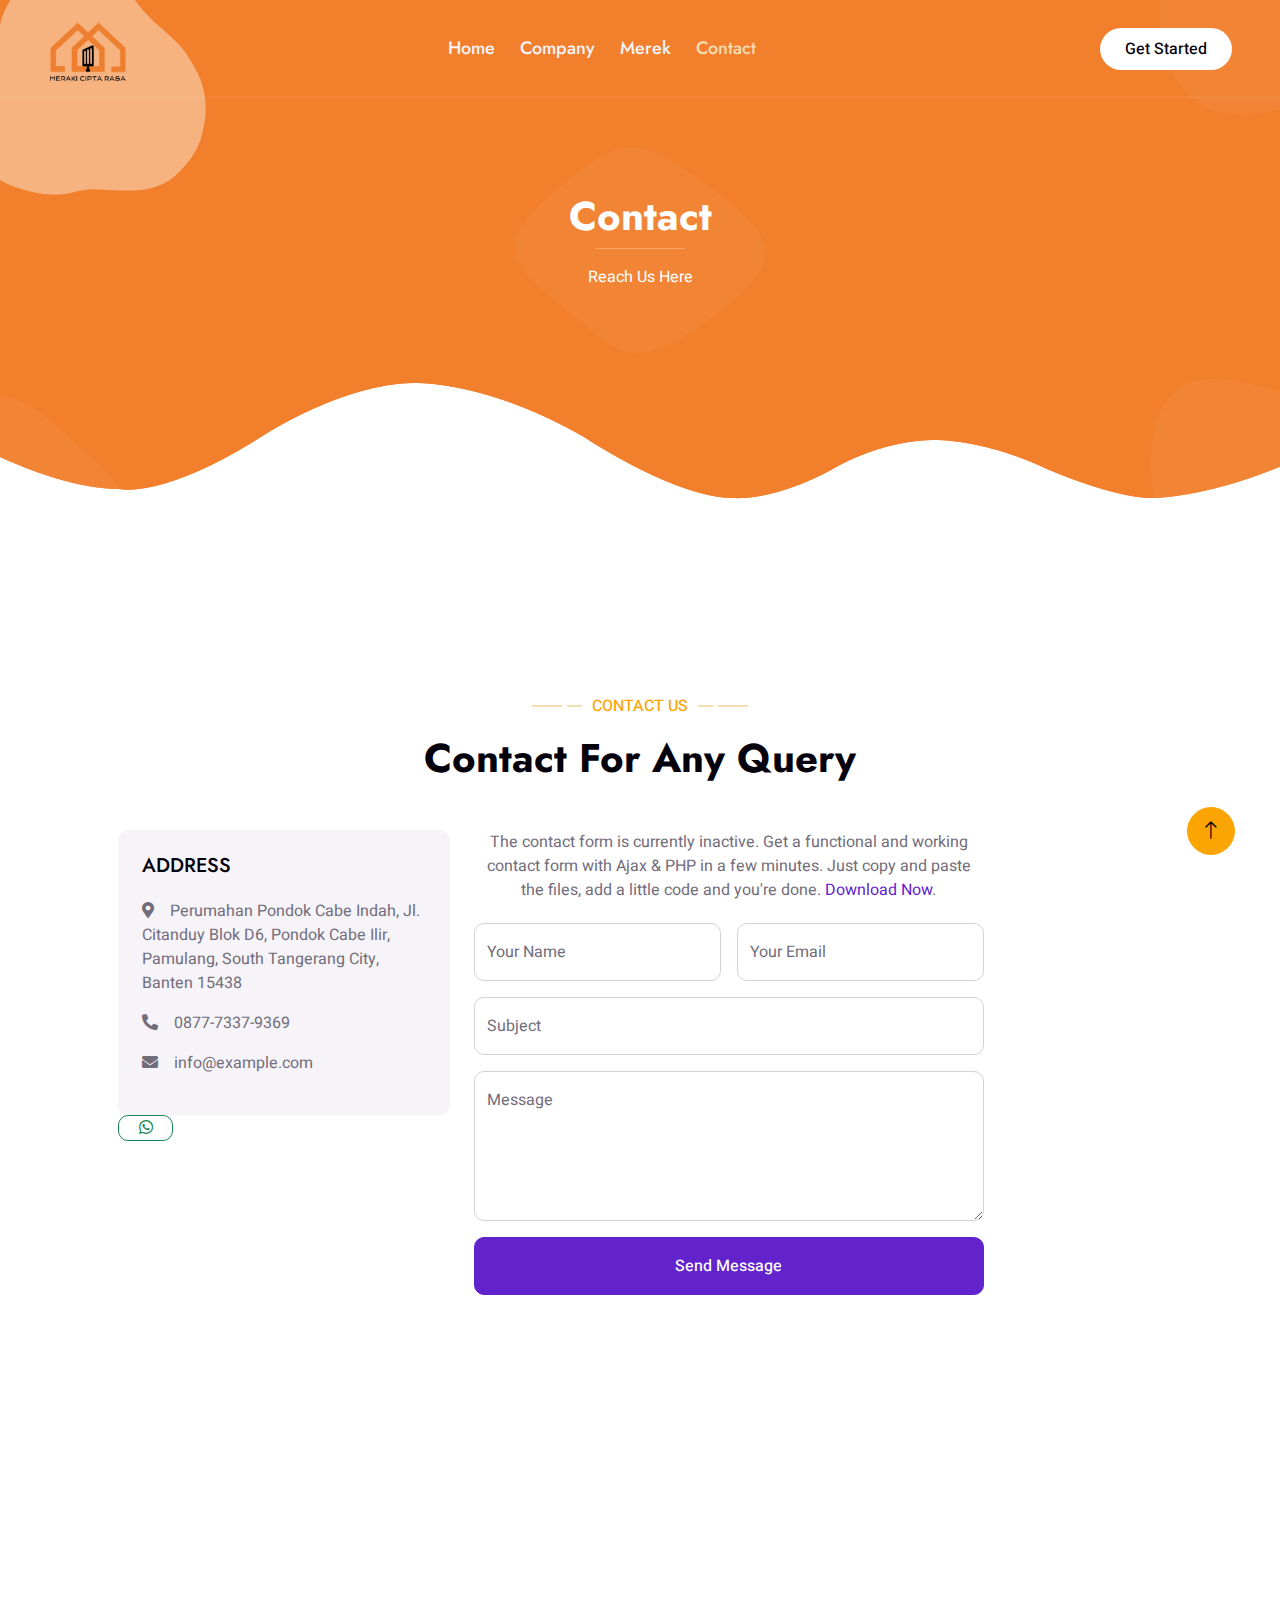
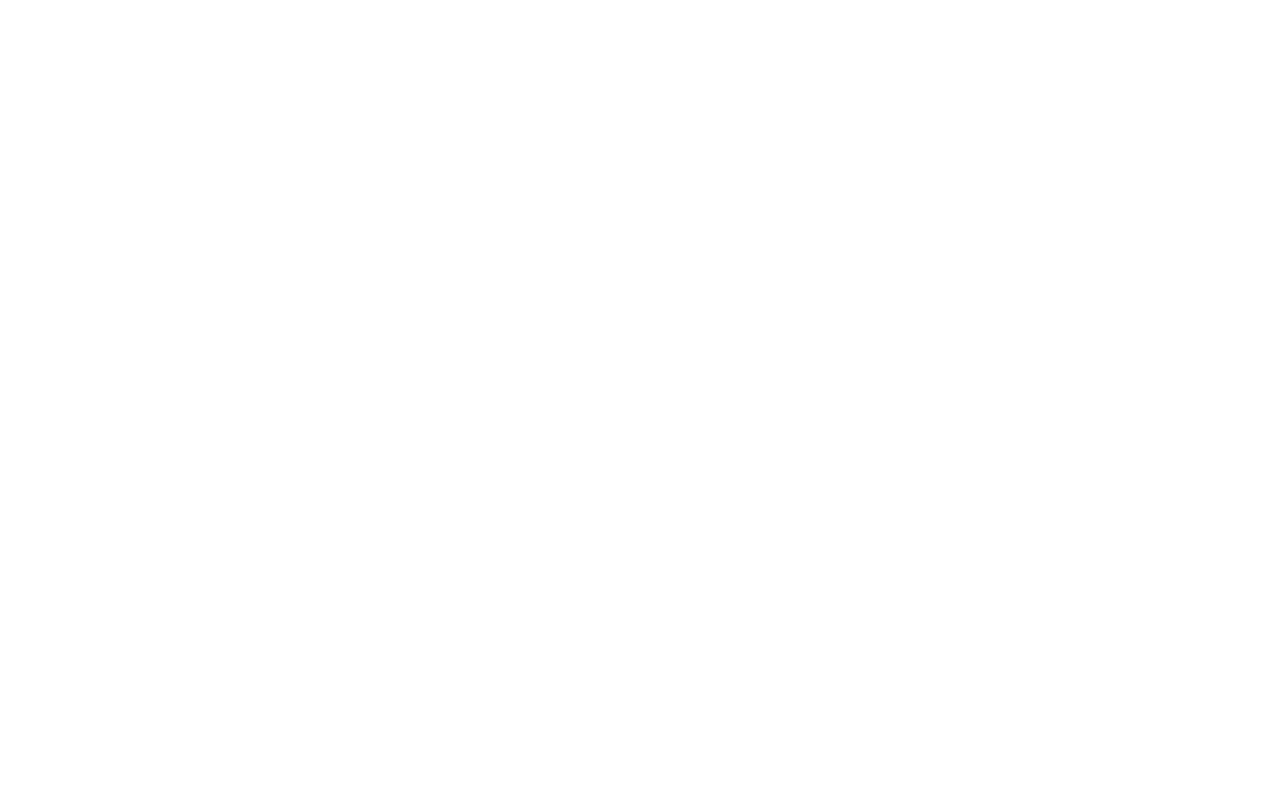
<file: contact.html>
<!DOCTYPE html>
<html lang="en">

<head>
    <meta charset="utf-8">
    <title>DGital - Digital Agency HTML Template</title>
    <meta content="width=device-width, initial-scale=1.0" name="viewport">
    <meta content="" name="keywords">
    <meta content="" name="description">

    <!-- Favicon -->
    <link href="img/favicon.ico" rel="icon">

    <!-- Google Web Fonts -->
    <link rel="preconnect" href="https://fonts.googleapis.com">
    <link rel="preconnect" href="https://fonts.gstatic.com" crossorigin>
    <link href="https://fonts.googleapis.com/css2?family=Heebo:wght@400;500&family=Jost:wght@500;600;700&display=swap" rel="stylesheet"> 

    <!-- Icon Font Stylesheet -->
    <link href="https://cdnjs.cloudflare.com/ajax/libs/font-awesome/5.10.0/css/all.min.css" rel="stylesheet">
    <link href="https://cdn.jsdelivr.net/npm/bootstrap-icons@1.4.1/font/bootstrap-icons.css" rel="stylesheet">

    <!-- Libraries Stylesheet -->
    <link href="lib/animate/animate.min.css" rel="stylesheet">
    <link href="lib/owlcarousel/assets/owl.carousel.min.css" rel="stylesheet">
    <link href="lib/lightbox/css/lightbox.min.css" rel="stylesheet">

    <!-- Customized Bootstrap Stylesheet -->
    <link href="css/bootstrap.min.css" rel="stylesheet">

    <!-- Template Stylesheet -->
    <link href="css/style.css" rel="stylesheet">
</head>

<body>
    <div class="container-xxl bg-white p-0">
        <!-- Spinner Start -->
        <div id="spinner" class="show bg-white position-fixed translate-middle w-100 vh-100 top-50 start-50 d-flex align-items-center justify-content-center">
            <div class="spinner-grow text-primary" style="width: 3rem; height: 3rem;" role="status">
                <span class="sr-only">Loading...</span>
            </div>
        </div>
        <!-- Spinner End -->


        <!-- Navbar & Hero Start -->
        <div class="container-xxl position-relative p-0">
            <nav class="navbar navbar-expand-lg navbar-light px-4 px-lg-5 py-3 py-lg-0">
                <a href="" class="navbar-brand p-0">
                    <img src="img/logomeraki.png" alt="Logo"> 
                </a>
                <button class="navbar-toggler" type="button" data-bs-toggle="collapse" data-bs-target="#navbarCollapse">
                    <span class="fa fa-bars"></span>
                </button>
                <div class="collapse navbar-collapse" id="navbarCollapse">
                    <div class="navbar-nav mx-auto py-0">
                        <a href="index.html" class="nav-item nav-link">Home</a>
                        <a href="company.html" class="nav-item nav-link">Company</a>
                        <a href="merek.html" class="nav-item nav-link">Merek</a>
                        <a href="contact.html" class="nav-item nav-link active">Contact</a>
                    </div>
                    <a href="" class="btn rounded-pill py-2 px-4 ms-3 d-none d-lg-block">Get Started</a>
                </div>
            </nav>

            <div class="container-xxl py-5 bg-primary hero-header">
                <div class="container my-5 py-5 px-lg-5">
                    <div class="row g-5 py-5">
                        <div class="col-12 text-center">
                            <h1 class="text-white animated slideInDown">Contact</h1>
                            <hr class="bg-white mx-auto mt-0" style="width: 90px;">
                            <nav aria-label="breadcrumb">
                                <p class="text-white animated slideInDown mb-4">Reach Us Here</P>
                            </nav>
                        </div>
                    </div>
                </div>
            </div>
        </div>
        <!-- Navbar & Hero End -->


        <!-- Contact Start -->
        <div class="container-xxl py-5">
            <div class="container py-5 px-lg-5">
                <div class="wow fadeInUp" data-wow-delay="0.1s">
                    <p class="section-title text-secondary justify-content-center"><span></span>Contact Us<span></span></p>
                    <h1 class="text-center mb-5">Contact For Any Query</h1>
                </div>
                <div class="row justify-content-start">
                    <div class="col-xl-4 wow fadeInUp" data-wow-delay="0.1s">
                        <div class="feature-item bg-light rounded text-start p-4">
                            <p class="section-title text-black h5 mb-4">Address<span></span></p>
                            <p><i class="fa fa-map-marker-alt me-3"></i>Perumahan Pondok Cabe Indah, Jl. Citanduy Blok D6, Pondok Cabe Ilir, Pamulang, South Tangerang City, Banten 15438</p>
                            <div>
                                <p><i class="fa fa-phone-alt me-3"></i>0877-7337-9369</p>
                            </div>
                            <div>
                                <p><i class="fa fa-envelope me-3"></i>info@example.com</p>
                            </div>
                        </div>
                        <a href="#" class="btn btn-outline-success btn-social col-md-2"><i class="col-sm-6 fab fa-whatsapp justify-content-start"></i></a>
                    </div>
                    
                    <div class="col-sm-6">
                        <div class="wow fadeInUp" data-wow-delay="0.3s">
                            <p class="text-center mb-4">The contact form is currently inactive. Get a functional and working contact form with Ajax & PHP in a few minutes. Just copy and paste the files, add a little code and you're done. <a href="https://htmlcodex.com/contact-form">Download Now</a>.</p>
                            <form>
                                <div class="row g-3">
                                    <div class="col-md-6">
                                        <div class="form-floating">
                                            <input type="text" class="form-control" id="name" placeholder="Your Name">
                                            <label for="name">Your Name</label>
                                        </div>
                                    </div>
                                    <div class="col-md-6">
                                        <div class="form-floating">
                                            <input type="email" class="form-control" id="email" placeholder="Your Email">
                                            <label for="email">Your Email</label>
                                        </div>
                                    </div>
                                    <div class="col-12">
                                        <div class="form-floating">
                                            <input type="text" class="form-control" id="subject" placeholder="Subject">
                                            <label for="subject">Subject</label>
                                        </div>
                                    </div>
                                    <div class="col-12">
                                        <div class="form-floating">
                                            <textarea class="form-control" placeholder="Leave a message here" id="message" style="height: 150px"></textarea>
                                            <label for="message">Message</label>
                                        </div>
                                    </div>
                                    <div class="col-12">
                                        <button class="btn btn-primary w-100 py-3" type="submit">Send Message</button>
                                    </div>
                                </div>
                            </form>
                        </div>
                    </div>
                </div>
            </div>
        </div>
        <!-- Contact End -->
         <!-- Footer Start -->
         <div class="container-fluid bg-primary text-light footer wow fadeIn" data-wow-delay="0.1s">
            <div class="container py-5 px-lg-5">
                <div class="row g-5">
                    <div class="col-md-6 col-lg-3">
                        <p class="section-title text-white h5 mb-4">Address<span></span></p>
                        <p><i class="fa fa-map-marker-alt me-3"></i>Perumahan Pondok Cabe Indah, Jl. Citanduy Blok D6, Pondok Cabe Ilir, Pamulang, South Tangerang City, Banten 15438</p>
                        <p><i class="fa fa-phone-alt me-3"></i>0877-7337-9369</p>
                        <p><i class="fa fa-envelope me-3"></i>info@example.com</p>
                        <p class="section-title text-secondary justify-content-center"><span></span>Contact Us<span></span></p>
                        <div class="d-flex pt-2 gap-2">
                            <a class="btn btn-outline-light btn-social" href="https://www.instagram.com/merakiciptarasa?igsh=YXlwbWttcTVrdm5y"><i class="fab fa-instagram"></i></a>
                            <a class="btn btn-outline-light btn-social" href="https://api.whatsapp.com/send/?phone=6287773379369&text=Terima+kasih+telah+menghubungi+Meraki+Cipta+Rasa%2C+Mari+saya+bantu%21&type=phone_number&app_absent=0"><i class="fab fa-whatsapp"></i></a>
                            <a class="btn btn-outline-light btn-social" href="https://www.tiktok.com/@merakiciptarasa?_t=8kfo7TnZ1Wb&_r=1"><i class="fa-brands fa-tiktok"></i></a>
                            <a class="btn btn-outline-light btn-social" href="https://youtube.com/@merakiciptarasa?si=qiTrRYiRn02IbZ8y"><i class="fab fa-youtube"></i></a>
                        </div>
                    </div>
                    <div class="col-md-6 col-lg-3 me-5">
                        <iframe src="https://www.google.com/maps/embed?pb=!1m18!1m12!1m3!1d3965.410995486835!2d106.75350870985075!3d-6.340781762010239!2m3!1f0!2f0!3f0!3m2!1i1024!2i768!4f13.1!3m3!1m2!1s0x2e69efa7a9560435%3A0xcd70db2b538a8041!2sMeraki%20Cipta%20Rasa%20%7C%20Produsen%20Cireng%2C%20Sosis%2C%20Frozen%20food!5e0!3m2!1sid!2sid!4v1710426732575!5m2!1sid!2sid" width="300" height="200" style="border:0;" allowfullscreen="" loading="lazy" referrerpolicy="no-referrer-when-downgrade"></iframe>
                    </div>
                    <div class="col-md-12 col-lg-3 ms-5">
                        <p class="section-title text-white h5 mb-4">Gallery<span></span></p>
                        <div class="row g-2">
                            <div class="col-4">
                                <img class="img-fluid" src="img/portfolio-1.jpg" alt="Image">
                            </div>
                            <div class="col-4">
                                <img class="img-fluid" src="img/portfolio-2.jpg" alt="Image">
                            </div>
                            <div class="col-4">
                                <img class="img-fluid" src="img/portfolio-3.jpg" alt="Image">
                            </div>
                            <div class="col-4">
                                <img class="img-fluid" src="img/portfolio-4.jpg" alt="Image">
                            </div>
                            <div class="col-4">
                                <img class="img-fluid" src="img/portfolio-5.jpg" alt="Image">
                            </div>
                            <div class="col-4">
                                <img class="img-fluid" src="img/portfolio-6.jpg" alt="Image">
                            </div>
                        </div>
                    </div>
                </div>
            </div>
            <div class="container px-lg-5">
                <div class="copyright">
                    <div class="row">
                        <div class="col-md-6 text-center text-md-start mb-3 mb-md-0">
                            &copy; <a class="border-bottom" href="#">Your Site Name</a>, All Right Reserved. 
							
							<!--/*** This template is free as long as you keep the footer author’s credit link/attribution link/backlink. If you'd like to use the template without the footer author’s credit link/attribution link/backlink, you can purchase the Credit Removal License from "https://htmlcodex.com/credit-removal". Thank you for your support. ***/-->
							Designed By <a class="border-bottom" href="https://htmlcodex.com">HTML Codex</a>
                        </div>
                        <div class="col-md-6 text-center text-md-end">
                            <div class="footer-menu">
                                <a href="">Home</a>
                                <a href="">Cookies</a>
                                <a href="">Help</a>
                                <a href="">FQAs</a>
                            </div>
                        </div>
                    </div>
                </div>
            </div>
        </div>
        <!-- Back to Top -->
        <a href="#" class="btn btn-lg btn-secondary btn-lg-square back-to-top"><i class="bi bi-arrow-up"></i></a>
    </div>

    <!-- JavaScript Libraries -->
    <script src="https://code.jquery.com/jquery-3.4.1.min.js"></script>
    <script src="https://cdn.jsdelivr.net/npm/bootstrap@5.0.0/dist/js/bootstrap.bundle.min.js"></script>
    <script src="lib/wow/wow.min.js"></script>
    <script src="lib/easing/easing.min.js"></script>
    <script src="lib/waypoints/waypoints.min.js"></script>
    <script src="lib/counterup/counterup.min.js"></script>
    <script src="lib/owlcarousel/owl.carousel.min.js"></script>
    <script src="lib/isotope/isotope.pkgd.min.js"></script>
    <script src="lib/lightbox/js/lightbox.min.js"></script>

    <!-- Template Javascript -->
    <script src="js/main.js"></script>
</body>

</html>
</file>
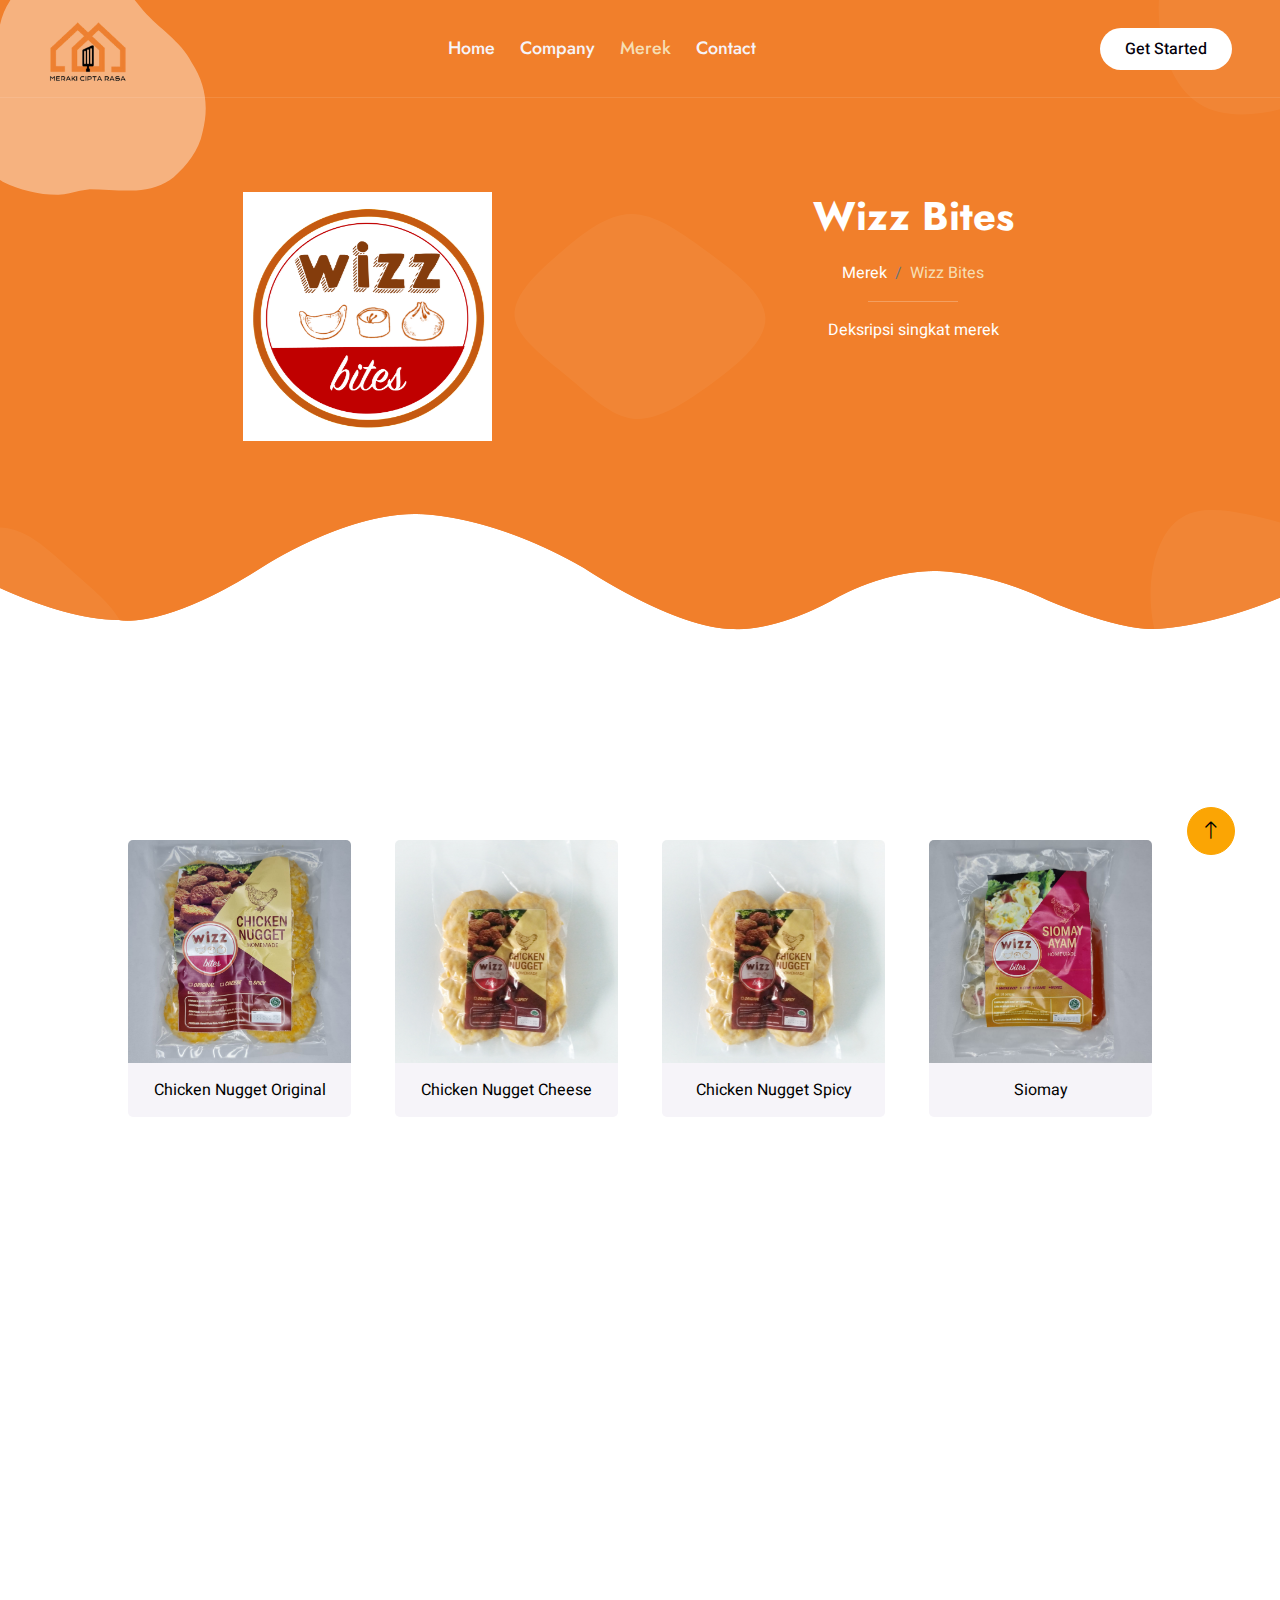
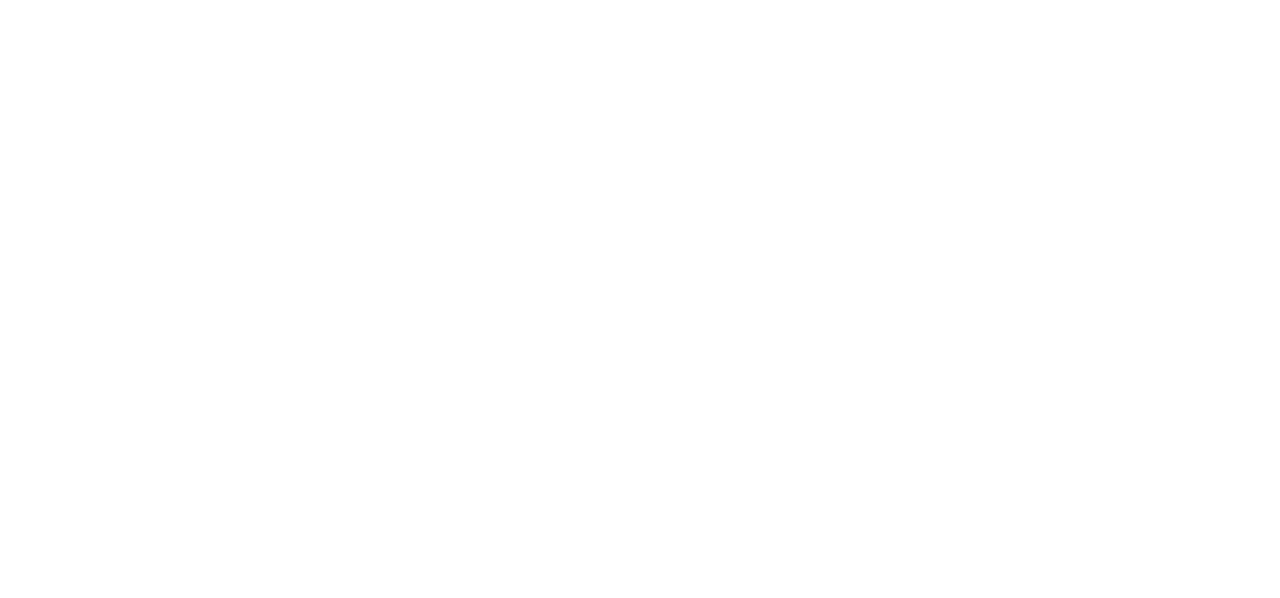
<file: deks-merek-wizzbite.html>
<!DOCTYPE html>
<html lang="en">

    <head>
        <meta charset="utf-8">
        <title>DGital - Digital Agency HTML Template</title>
        <meta content="width=device-width, initial-scale=1.0" name="viewport">
        <meta content="" name="keywords">
        <meta content="" name="description">

        <!-- Favicon -->
        <link href="img/favicon.ico" rel="icon">

        <!-- Google Web Fonts -->
        <link rel="preconnect" href="https://fonts.googleapis.com">
        <link rel="preconnect" href="https://fonts.gstatic.com" crossorigin>
        <link href="https://fonts.googleapis.com/css2?family=Heebo:wght@400;500&family=Jost:wght@500;600;700&display=swap" rel="stylesheet"> 

        <!-- Icon Font Stylesheet -->
        <link href="https://cdnjs.cloudflare.com/ajax/libs/font-awesome/5.10.0/css/all.min.css" rel="stylesheet">
        <link href="https://cdn.jsdelivr.net/npm/bootstrap-icons@1.4.1/font/bootstrap-icons.css" rel="stylesheet">

        <!-- Libraries Stylesheet -->
        <link href="lib/animate/animate.min.css" rel="stylesheet">
        <link href="lib/owlcarousel/assets/owl.carousel.min.css" rel="stylesheet">
        <link href="lib/lightbox/css/lightbox.min.css" rel="stylesheet">

        <!-- Customized Bootstrap Stylesheet -->
        <link href="css/bootstrap.min.css" rel="stylesheet">

        <!-- Template Stylesheet -->
        <link href="css/style.css" rel="stylesheet">
    </head>

    <body>
        <div class="container-xxl bg-white p-0">
            <!-- Spinner Start -->
            <div id="spinner" class="show bg-white position-fixed translate-middle w-100 vh-100 top-50 start-50 d-flex align-items-center justify-content-center">
                <div class="spinner-grow text-primary" style="width: 3rem; height: 3rem;" role="status">
                    <span class="sr-only">Loading...</span>
                </div>
            </div>
            <!-- Spinner End -->


            <!-- Navbar & Hero Start -->
            <div class="container-xxl position-relative p-0">
                <nav class="navbar navbar-expand-lg navbar-light px-4 px-lg-5 py-3 py-lg-0">
                    <a href="" class="navbar-brand p-0">
                        <img src="img/logomeraki.png" alt="Logo"> 
                    </a>
                    <button class="navbar-toggler" type="button" data-bs-toggle="collapse" data-bs-target="#navbarCollapse">
                        <span class="fa fa-bars"></span>
                    </button>
                    <div class="collapse navbar-collapse" id="navbarCollapse">
                        <div class="navbar-nav mx-auto py-0">
                            <a href="index.html" class="nav-item nav-link">Home</a>
                            <a href="company.html" class="nav-item nav-link">Company</a>
                            <a href="merek.html" class="nav-item nav-link active">Merek</a>
                            <a href="contact.html" class="nav-item nav-link">Contact</a>
                        </div>
                        <a href="" class="btn rounded-pill py-2 px-4 ms-3 d-none d-lg-block">Get Started</a>
                    </div>
                </nav>
            <div class="container-xxl py-5 bg-primary hero-header">
                <div class="container my-5 py-5 px-lg-5">
                    <div class="row g-5 py-5">
                        <div class="col-lg-6 text-center ">
                            <img class="img-fluid animated zoomIn" src="img/wizz_bite.png" alt="">
                        </div>
                        <div class="col-lg-6 text-center ">
                            <h1 class="text-white mb-4 slideInDown">Wizz Bites</h1>
                            <nav caria-label="breadcrumb">
                                <ol class="breadcrumb justify-content-center">
                                    <li class="breadcrumb-item text-white"><a class="breadcrumb-item" href="merek.html">Merek</li></a>
                                    <li class="breadcrumb-item text-white"><a class="breadcrumb-item active" href="deks-merek-wizzbite.html">Wizz Bites</li></a>
                                </ol>
                            </nav>
                            <hr class="bg-white mx-auto mt-0" style="width: 90px;">
                            <p class="text-white animated slideInDown">Deksripsi singkat merek</p>
                        </div>
                    </div>
                </div>
            </div>
            <!-- Navbar & Hero End -->

            <!-- Project Start -->
            <!--Detail Product-->
            <div class="container-dekspro">
                <div class="row base-dekripsi detail" id="01">
                    <div class="base col-md-4">
                        <div class="base-body align-items-center">
                            <img class="img-fluid" src="img/wizz_bite_chicken nugget original.jpg">
                        </div>
                    </div>
                    <div class="base col-md-8 dekripsi-konten">
                        <h3 class="text-white text-capitalize">Wizz Bites - Chicken Nugget Original</h3>
                        <div class="content">
                            Nugget ayam premium yang diproduksi dari 100% daging dada ayam segar pilihan serta diolah secara higienis tanpa pengawet, pewarna buatan, dan MSG sehingga mengasilkan makanan yang praktis, halal, sehat, dan nikmat.
                        </div>
                        <div class="content">Berat: 250 gr</div>
                    </div>
                </div>
                <div class="row base-dekripsi detail" id="02">
                    <div class="base col-md-4">
                        <div class="base-body align-items-center">
                            <img class="img-fluid" src="img/wizz_bites_chicken nugget cheese.png">
                        </div>
                    </div>
                    <div class="base col-md-8 dekripsi-konten">
                        <h3 class="text-white text-capitalize">Wizz Bites - Chicken Nugget Cheese</h3>
                        <div class="content">
                            Nugget ayam premium yang diproduksi dari 100% daging dada ayam segar pilihan serta diolah secara higienis tanpa pengawet, pewarna buatan, dan MSG sehingga mengasilkan makanan yang praktis, halal, sehat, dan nikmat.
                        </div>
                        <div class="content">Berat: 250 gr</div>
                    </div>
                </div>
                <div class="row base-dekripsi detail" id="03">
                    <div class="base col-md-4">
                        <div class="base-body align-items-center">
                            <img class="img-fluid" src="img/wizz_bites_chicken nugget spicy.png">
                        </div>
                    </div>
                    <div class="base col-md-8 dekripsi-konten">
                        <h3 class="text-white text-capitalize">Wizz Bites - Chicken Nugget Spicy</h3>
                        <div class="content">
                            Nugget ayam premium yang diproduksi dari 100% daging dada ayam segar pilihan serta diolah secara higienis tanpa pengawet, pewarna buatan, dan MSG sehingga mengasilkan makanan yang praktis, halal, sehat, dan nikmat.
                        </div>
                        <div class="content">Berat: 250 gr</div>
                    </div>
                </div>
                <div class="row base-dekripsi detail" id="04">
                    <div class="base col-md-4">
                        <div class="base-body align-items-center">
                            <img class="img-fluid" src="img/wizz_bite_siomay ayam.jpg">
                        </div>
                    </div>
                    <div class="base col-md-8 dekripsi-konten">
                        <h3 class="text-white text-capitalize">Wizz Bite - Siomay</h3>
                        <div class="content">
                            Siomay ayam premium yang diproduksi dari bahan baku segar pilihan serta diolah secara higienis tanpa pengawet dan pewarna buatan sehingga mengasilkan makanan yang praktis, halal, sehat, dan nikmat.
                            Dilengkapi saus sambal di dalam kemasan.
                        </div>
                        <div class="content">Berat: 250 gr</div>
                    </div>
                </div>
            </div>
            <!--Detail Product-->

            <!--Produk Item-->
            <div class="container-xxl py-5">
                <div class="container py-5 px-lg-5">
                    <div class="row g-4">
                        <div class="col-lg-4 col-md-6">
                            <div class="product-item d-flex flex-column text-center button" id="01">
                                    <img class="img-fluid w-100 " src="img/wizz_bite_chicken nugget original.jpg"> 
                                    <div class="product-item label">
                                        Chicken Nugget Original
                                    </div>
                                </div> 
                            </div>
                            <div class="col-lg-4 col-md-6">
                                <div class="product-item d-flex flex-column text-center button" id="02">
                                    <img class="img-fluid w-100 " src="img/wizz_bites_chicken nugget cheese.png"> 
                                    <div class="product-item label">
                                        Chicken Nugget Cheese
                                    </div>
                                </div>
                            </div>
                            <div class="col-lg-4 col-md-6">
                                <div class="product-item d-flex flex-column text-center button" id="03">
                                    <img class="img-fluid w-100 " src="img/wizz_bites_chicken nugget cheese.png"> 
                                    <div class="product-item label">
                                        Chicken Nugget Spicy
                                    </div>
                                </div>
                            </div>
                            <div class="col-lg-4 col-md-6">
                                <div class="product-item d-flex flex-column text-center button" id="04">
                                    <img class="img-fluid w-100 " src="img/wizz_bite_siomay ayam.jpg"> 
                                    <div class="product-item label">
                                        Siomay
                                    </div>
                                </div>
                            </di>
                        </div>
                    </div>
                </div>
            </div>     
            <!-- Footer Start -->
            <div class="container-fluid bg-primary text-light footer wow fadeIn" data-wow-delay="0.1s">
                <div class="container py-5 px-lg-5">
                    <div class="row g-5">
                        <div class="col-md-6 col-lg-3">
                            <p class="section-title text-white h5 mb-4">Address<span></span></p>
                            <p><i class="fa fa-map-marker-alt me-3"></i>Perumahan Pondok Cabe Indah, Jl. Citanduy Blok D6, Pondok Cabe Ilir, Pamulang, South Tangerang City, Banten 15438</p>
                            <p><i class="fa fa-phone-alt me-3"></i>0877-7337-9369</p>
                            <p><i class="fa fa-envelope me-3"></i>info@example.com</p>
                            <div class="d-flex pt-2 gap-2">
                                <a class="btn btn-outline-light btn-social" href="https://www.instagram.com/merakiciptarasa?igsh=YXlwbWttcTVrdm5y"><i class="fab fa-instagram"></i></a>
                                <a class="btn btn-outline-light btn-social" href="https://api.whatsapp.com/send/?phone=6287773379369&text=Terima+kasih+telah+menghubungi+Meraki+Cipta+Rasa%2C+Mari+saya+bantu%21&type=phone_number&app_absent=0"><i class="fab fa-whatsapp"></i></a>
                                <a class="btn btn-outline-light btn-social" href="https://www.tiktok.com/@merakiciptarasa?_t=8kfo7TnZ1Wb&_r=1"><i class="fa-brands fa-tiktok"></i></a>
                                <a class="btn btn-outline-light btn-social" href="https://youtube.com/@merakiciptarasa?si=qiTrRYiRn02IbZ8y"><i class="fab fa-youtube"></i></a>
                            </div>
                        </div>
                        <div class="col-md-6 col-lg-3 me-5">
                            <iframe src="https://www.google.com/maps/embed?pb=!1m18!1m12!1m3!1d3965.410995486835!2d106.75350870985075!3d-6.340781762010239!2m3!1f0!2f0!3f0!3m2!1i1024!2i768!4f13.1!3m3!1m2!1s0x2e69efa7a9560435%3A0xcd70db2b538a8041!2sMeraki%20Cipta%20Rasa%20%7C%20Produsen%20Cireng%2C%20Sosis%2C%20Frozen%20food!5e0!3m2!1sid!2sid!4v1710426732575!5m2!1sid!2sid" width="300" height="200" style="border:0;" allowfullscreen="" loading="lazy" referrerpolicy="no-referrer-when-downgrade"></iframe>
                        </div>
                        <div class="col-md-12 col-lg-3 ms-5">
                            <p class="section-title text-white h5 mb-4">Gallery<span></span></p>
                            <div class="row g-2">
                                <div class="col-4">
                                    <img class="img-fluid" src="img/portfolio-1.jpg" alt="Image">
                                </div>
                                <div class="col-4">
                                    <img class="img-fluid" src="img/portfolio-2.jpg" alt="Image">
                                </div>
                                <div class="col-4">
                                    <img class="img-fluid" src="img/portfolio-3.jpg" alt="Image">
                                </div>
                                <div class="col-4">
                                    <img class="img-fluid" src="img/portfolio-4.jpg" alt="Image">
                                </div>
                                <div class="col-4">
                                    <img class="img-fluid" src="img/portfolio-5.jpg" alt="Image">
                                </div>
                                <div class="col-4">
                                    <img class="img-fluid" src="img/portfolio-6.jpg" alt="Image">
                                </div>
                            </div>
                        </div>
                        
                    </div>
                </div>
                <div class="container px-lg-5">
                    <div class="copyright">
                        <div class="row">
                            <div class="col-md-6 text-center text-md-start mb-3 mb-md-0">
                                &copy; <a class="border-bottom" href="#">Your Site Name</a>, All Right Reserved. 
                                
                                <!--/*** This template is free as long as you keep the footer author’s credit link/attribution link/backlink. If you'd like to use the template without the footer author’s credit link/attribution link/backlink, you can purchase the Credit Removal License from "https://htmlcodex.com/credit-removal". Thank you for your support. ***/-->
                                Designed By <a class="border-bottom" href="https://htmlcodex.com">HTML Codex</a>
                            </div>
                            <div class="col-md-6 text-center text-md-end">
                                <div class="footer-menu">
                                    <a href="">Home</a>
                                    <a href="">Cookies</a>
                                    <a href="">Help</a>
                                    <a href="">FQAs</a>
                                </div>
                            </div>
                        </div>
                    </div>
                </div>
            </div>
            <!-- Footer End -->
            <!-- Back to Top -->
            <a href="#" class="btn btn-lg btn-secondary btn-lg-square back-to-top"><i class="bi bi-arrow-up"></i></a>
        </div>
        <!-- JavaScript Libraries -->
        <script src="https://code.jquery.com/jquery-3.4.1.min.js"></script>
        <script src="https://cdn.jsdelivr.net/npm/bootstrap@5.0.0/dist/js/bootstrap.bundle.min.js"></script>
        <script src="lib/wow/wow.min.js"></script>
        <script src="lib/easing/easing.min.js"></script>
        <script src="lib/waypoints/waypoints.min.js"></script>
        <script src="lib/counterup/counterup.min.js"></script>
        <script src="lib/owlcarousel/owl.carousel.min.js"></script>
        <script src="lib/isotope/isotope.pkgd.min.js"></script>
        <script src="lib/lightbox/js/lightbox.min.js"></script>

        <!-- Template Javascript -->
        <script src="js/main.js"></script>       
    </body>
</html>
</file>
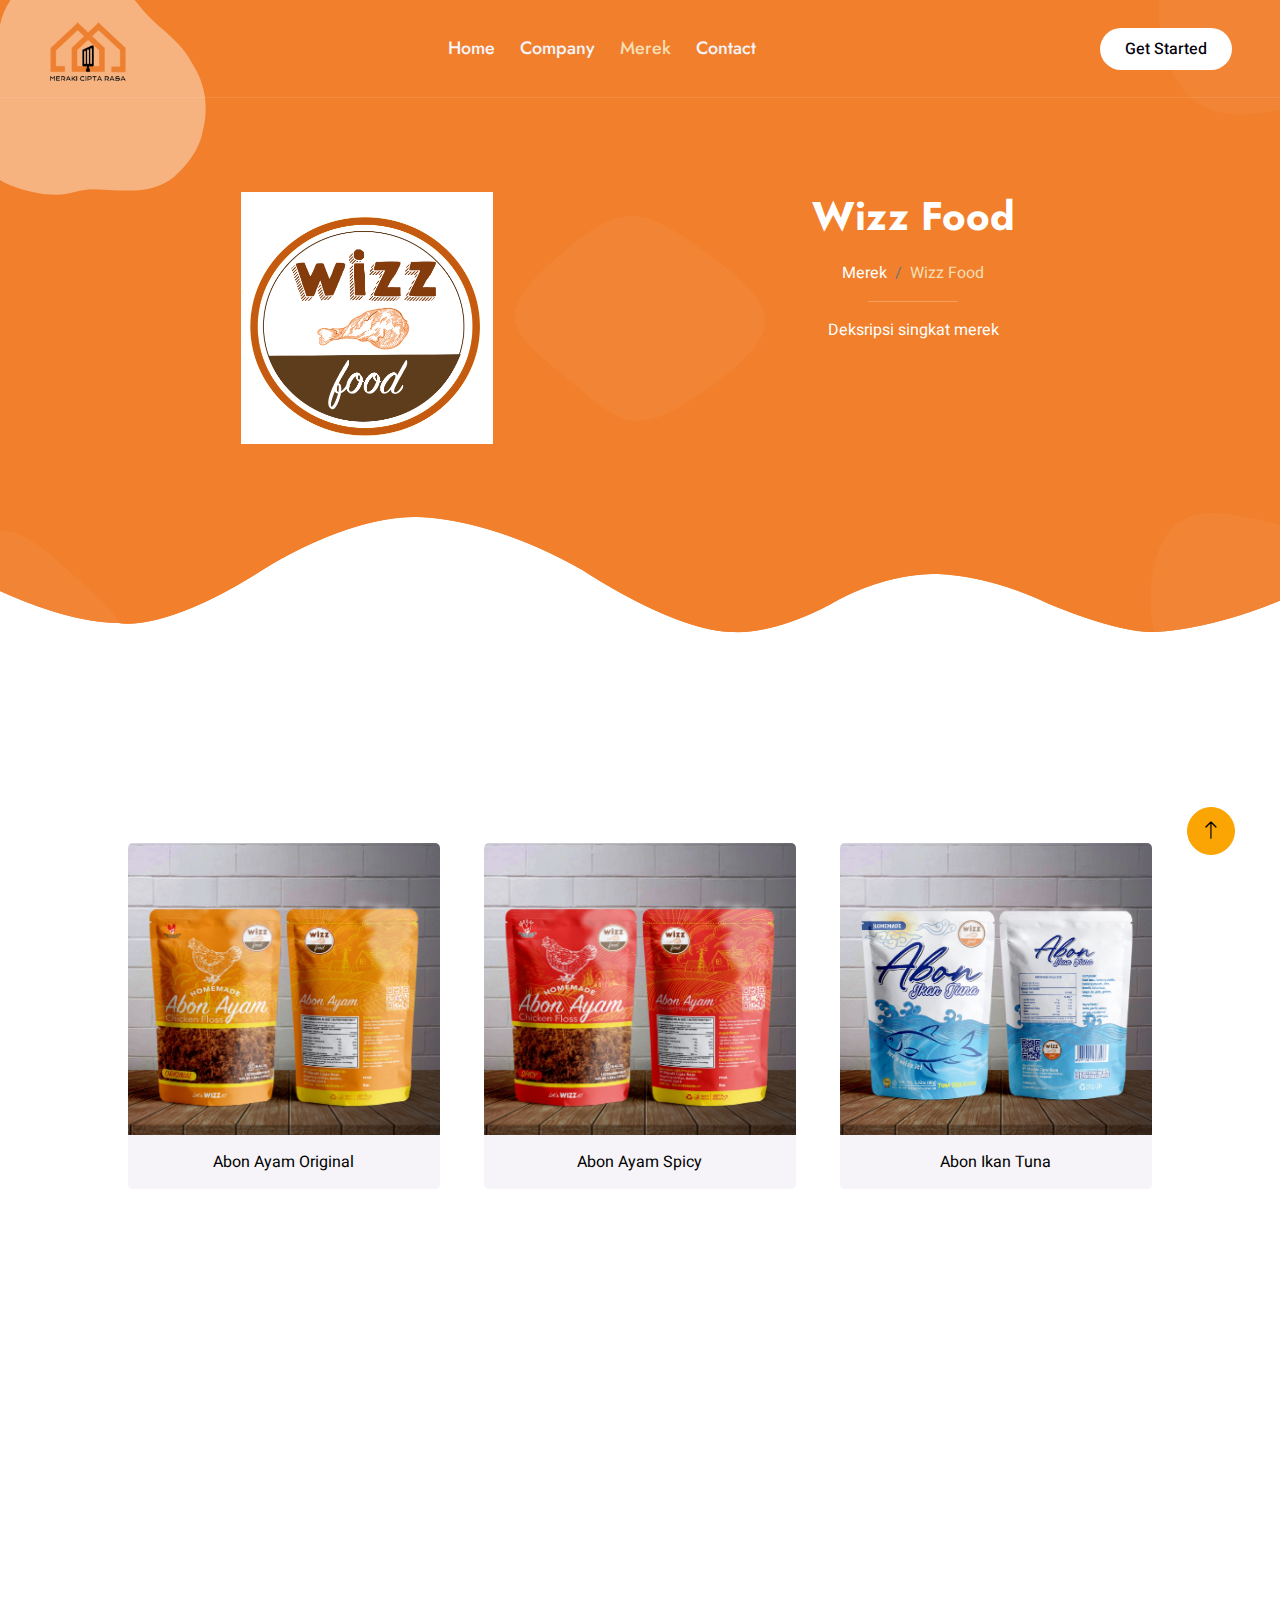
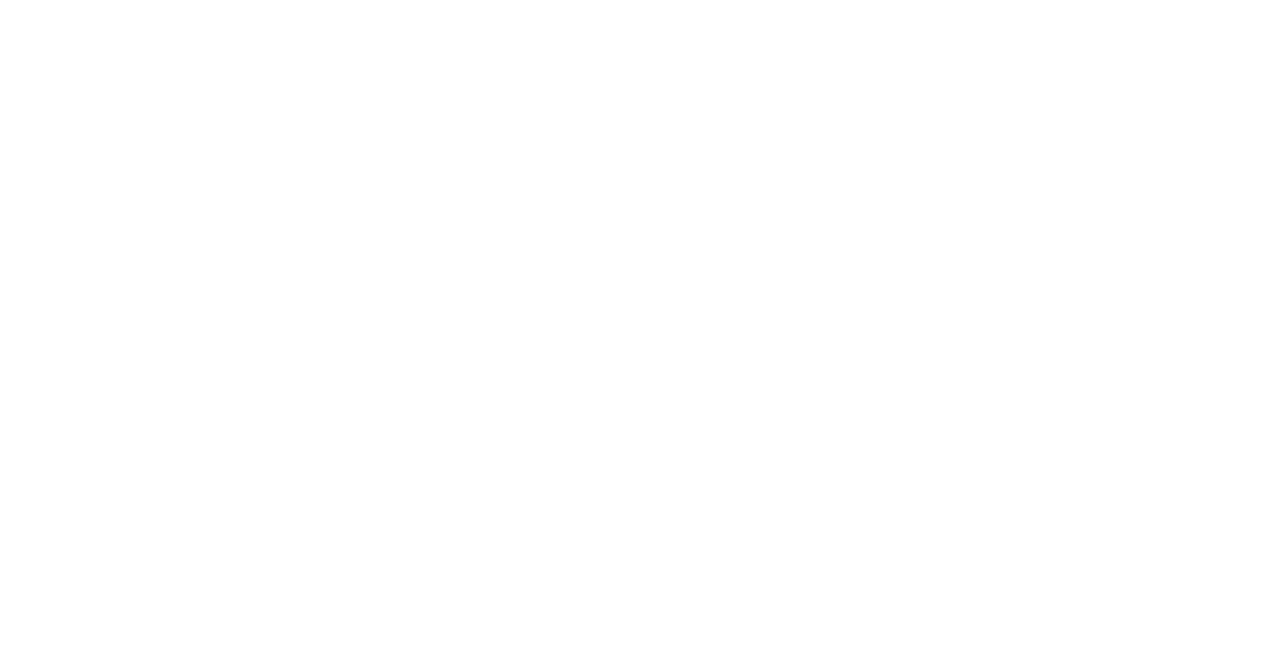
<file: deks-merek-wizzfood.html>
<!DOCTYPE html>
<html lang="en">

    <head>
        <meta charset="utf-8">
        <title>DGital - Digital Agency HTML Template</title>
        <meta content="width=device-width, initial-scale=1.0" name="viewport">
        <meta content="" name="keywords">
        <meta content="" name="description">

        <!-- Favicon -->
        <link href="img/favicon.ico" rel="icon">

        <!-- Google Web Fonts -->
        <link rel="preconnect" href="https://fonts.googleapis.com">
        <link rel="preconnect" href="https://fonts.gstatic.com" crossorigin>
        <link href="https://fonts.googleapis.com/css2?family=Heebo:wght@400;500&family=Jost:wght@500;600;700&display=swap" rel="stylesheet"> 

        <!-- Icon Font Stylesheet -->
        <link href="https://cdnjs.cloudflare.com/ajax/libs/font-awesome/5.10.0/css/all.min.css" rel="stylesheet">
        <link href="https://cdn.jsdelivr.net/npm/bootstrap-icons@1.4.1/font/bootstrap-icons.css" rel="stylesheet">

        <!-- Libraries Stylesheet -->
        <link href="lib/animate/animate.min.css" rel="stylesheet">
        <link href="lib/owlcarousel/assets/owl.carousel.min.css" rel="stylesheet">
        <link href="lib/lightbox/css/lightbox.min.css" rel="stylesheet">

        <!-- Customized Bootstrap Stylesheet -->
        <link href="css/bootstrap.min.css" rel="stylesheet">

        <!-- Template Stylesheet -->
        <link href="css/style.css" rel="stylesheet">
    </head>

    <body>
        <div class="container-xxl bg-white p-0">
            <!-- Spinner Start -->
            <div id="spinner" class="show bg-white position-fixed translate-middle w-100 vh-100 top-50 start-50 d-flex align-items-center justify-content-center">
                <div class="spinner-grow text-primary" style="width: 3rem; height: 3rem;" role="status">
                    <span class="sr-only">Loading...</span>
                </div>
            </div>
            <!-- Spinner End -->


            <!-- Navbar & Hero Start -->
            <div class="container-xxl position-relative p-0">
                <nav class="navbar navbar-expand-lg navbar-light px-4 px-lg-5 py-3 py-lg-0">
                    <a href="" class="navbar-brand p-0">
                        <img src="img/logomeraki.png" alt="Logo"> 
                    </a>
                    <button class="navbar-toggler" type="button" data-bs-toggle="collapse" data-bs-target="#navbarCollapse">
                        <span class="fa fa-bars"></span>
                    </button>
                    <div class="collapse navbar-collapse" id="navbarCollapse">
                        <div class="navbar-nav mx-auto py-0">
                            <a href="index.html" class="nav-item nav-link">Home</a>
                            <a href="company.html" class="nav-item nav-link">Company</a>
                            <a href="merek.html" class="nav-item nav-link active">Merek</a>
                            <a href="contact.html" class="nav-item nav-link">Contact</a>
                        </div>
                        <a href="" class="btn rounded-pill py-2 px-4 ms-3 d-none d-lg-block">Get Started</a>
                    </div>
                </nav>
            <div class="container-xxl py-5 bg-primary hero-header">
                <div class="container my-5 py-5 px-lg-5">
                    <div class="row g-5 py-5">
                        <div class="col-lg-6 text-center ">
                            <img class="img-fluid animated zoomIn" src="img/wizz_food.png" alt="">
                        </div>
                        <div class="col-lg-6 text-center ">
                            <h1 class="text-white mb-4 slideInDown">Wizz Food</h1>
                            <nav caria-label="breadcrumb">
                                <ol class="breadcrumb justify-content-center">
                                    <li class="breadcrumb-item text-white"><a class="breadcrumb-item" href="merek.html">Merek</li></a>
                                    <li class="breadcrumb-item text-white"><a class="breadcrumb-item active" href="deks-merek-wizzfood.html">Wizz Food</li></a>
                                </ol>
                            </nav>
                            <hr class="bg-white mx-auto mt-0" style="width: 90px;">
                            <p class="text-white animated slideInDown">Deksripsi singkat merek</p>
                        </div>
                    </div>
                </div>
            </div>
            <!-- Navbar & Hero End -->

            <!-- Project Start -->
            <!--Detail Product-->
            <div class="container-dekspro">
                <div class="row base-dekripsi detail" id="01">
                    <div class="base col-md-4">
                        <div class="base-body align-items-center">
                            <img class="img-fluid" src="img/wizz_food_abon ayam original.jpg">
                        </div>
                    </div>
                    <div class="base col-md-8 dekripsi-konten">
                        <h3 class="text-white text-capitalize">Wizz Food - Abon Ayam Original</h3>
                        <div class="content">
                            Abonn WIZZ terbuat dari ayam dan rempah segar pilihan. Diolah secara cermat sehingga menghasilkan rasa yang nikmat dan tekstur yang pas.
                            Umur simpan 3 Bulan setelah dibuka, seimpan di tempat kering, tutup rapat setelah kemasan dibuka.
                        </div>
                        <div class="content">Berat: 150 gr</div>
                    </div>
                </div>
                <div class="row base-dekripsi detail" id="02">
                    <div class="base col-md-4">
                        <div class="base-body align-items-center">
                            <img class="img-fluid" src="img/wizz_food_abon ayam spicy.jpg">
                        </div>
                    </div>
                    <div class="base col-md-8 dekripsi-konten">
                        <h3 class="text-white text-capitalize">Wizz Bites - Chicken Nugget Cheese</h3>
                        <div class="content">
                            Abonn WIZZ terbuat dari ayam dan rempah segar pilihan. Diolah secara cermat sehingga menghasilkan rasa yang nikmat dan tekstur yang pas.
                            Umur simpan 3 Bulan setelah dibuka, seimpan di tempat kering, tutup rapat setelah kemasan dibuka.
                        </div>
                        <div class="content">Berat: 150 gr</div>
                    </div>
                </div>
                <div class="row base-dekripsi detail" id="03">
                    <div class="base col-md-4">
                        <div class="base-body align-items-center">
                            <img class="img-fluid" src="img/wizz_food_abon ikan tuna.jpg">
                        </div>
                    </div>
                    <div class="base col-md-8 dekripsi-konten">
                        <h3 class="text-white text-capitalize">Wizz Food - Abon Ikan Tuna</h3>
                        <div class="content">
                            Abonn WIZZ terbuat dari ayam dan rempah segar pilihan. Diolah secara cermat sehingga menghasilkan rasa yang nikmat dan tekstur yang pas.
                            Umur simpan 3 Bulan setelah dibuka, seimpan di tempat kering, tutup rapat setelah kemasan dibuka.
                        </div>
                        <div class="content">Berat: 150 gr</div>
                    </div>
                </div>
            </div>
            <!--Detail Product-->

            <!--Produk Item-->
            <div class="container-xxl py-5">
                <div class="container py-5 px-lg-5">
                    <div class="row g-4">
                        <div class="col-lg-3 col-md-6">
                            <div class="product-item d-flex flex-column text-center button" id="01">
                                    <img class="img-fluid w-100 " src="img/wizz_food_abon ayam original.jpg"> 
                                    <div class="product-item label">
                                        Abon Ayam Original
                                    </div>
                                </div> 
                            </div>
                            <div class="col-lg-3 col-md-6">
                                <div class="product-item d-flex flex-column text-center button" id="02">
                                    <img class="img-fluid w-100 " src="img/wizz_food_abon ayam spicy.jpg"> 
                                    <div class="product-item label">
                                        Abon Ayam Spicy
                                    </div>
                                </div>
                            </div>
                            <div class="col-lg-3 col-md-6">
                                <div class="product-item d-flex flex-column text-center button" id="03">
                                    <img class="img-fluid w-100 " src="img/wizz_food_abon ikan tuna.jpg"> 
                                    <div class="product-item label">
                                        Abon Ikan Tuna
                                    </div>
                                </div>
                            </div>
                        </div>
                    </div>
                </div>
            </div>     
            <!-- Footer Start -->
            <div class="container-fluid bg-primary text-light footer wow fadeIn" data-wow-delay="0.1s">
                <div class="container py-5 px-lg-5">
                    <div class="row g-5">
                        <div class="col-md-6 col-lg-3">
                            <p class="section-title text-white h5 mb-4">Address<span></span></p>
                            <p><i class="fa fa-map-marker-alt me-3"></i>Perumahan Pondok Cabe Indah, Jl. Citanduy Blok D6, Pondok Cabe Ilir, Pamulang, South Tangerang City, Banten 15438</p>
                            <p><i class="fa fa-phone-alt me-3"></i>0877-7337-9369</p>
                            <p><i class="fa fa-envelope me-3"></i>info@example.com</p>
                            <div class="d-flex pt-2 gap-2">
                                <a class="btn btn-outline-light btn-social" href="https://www.instagram.com/merakiciptarasa?igsh=YXlwbWttcTVrdm5y"><i class="fab fa-instagram"></i></a>
                                <a class="btn btn-outline-light btn-social" href="https://api.whatsapp.com/send/?phone=6287773379369&text=Terima+kasih+telah+menghubungi+Meraki+Cipta+Rasa%2C+Mari+saya+bantu%21&type=phone_number&app_absent=0"><i class="fab fa-whatsapp"></i></a>
                                <a class="btn btn-outline-light btn-social" href="https://www.tiktok.com/@merakiciptarasa?_t=8kfo7TnZ1Wb&_r=1"><i class="fa-brands fa-tiktok"></i></a>
                                <a class="btn btn-outline-light btn-social" href="https://youtube.com/@merakiciptarasa?si=qiTrRYiRn02IbZ8y"><i class="fab fa-youtube"></i></a>
                            </div>
                        </div>
                        <div class="col-md-6 col-lg-3 me-5">
                            <iframe src="https://www.google.com/maps/embed?pb=!1m18!1m12!1m3!1d3965.410995486835!2d106.75350870985075!3d-6.340781762010239!2m3!1f0!2f0!3f0!3m2!1i1024!2i768!4f13.1!3m3!1m2!1s0x2e69efa7a9560435%3A0xcd70db2b538a8041!2sMeraki%20Cipta%20Rasa%20%7C%20Produsen%20Cireng%2C%20Sosis%2C%20Frozen%20food!5e0!3m2!1sid!2sid!4v1710426732575!5m2!1sid!2sid" width="300" height="200" style="border:0;" allowfullscreen="" loading="lazy" referrerpolicy="no-referrer-when-downgrade"></iframe>
                        </div>
                        <div class="col-md-12 col-lg-3 ms-5">
                            <p class="section-title text-white h5 mb-4">Gallery<span></span></p>
                            <div class="row g-2">
                                <div class="col-4">
                                    <img class="img-fluid" src="img/portfolio-1.jpg" alt="Image">
                                </div>
                                <div class="col-4">
                                    <img class="img-fluid" src="img/portfolio-2.jpg" alt="Image">
                                </div>
                                <div class="col-4">
                                    <img class="img-fluid" src="img/portfolio-3.jpg" alt="Image">
                                </div>
                                <div class="col-4">
                                    <img class="img-fluid" src="img/portfolio-4.jpg" alt="Image">
                                </div>
                                <div class="col-4">
                                    <img class="img-fluid" src="img/portfolio-5.jpg" alt="Image">
                                </div>
                                <div class="col-4">
                                    <img class="img-fluid" src="img/portfolio-6.jpg" alt="Image">
                                </div>
                            </div>
                        </div>
                        
                    </div>
                </div>
                <div class="container px-lg-5">
                    <div class="copyright">
                        <div class="row">
                            <div class="col-md-6 text-center text-md-start mb-3 mb-md-0">
                                &copy; <a class="border-bottom" href="#">Your Site Name</a>, All Right Reserved. 
                                
                                <!--/*** This template is free as long as you keep the footer author’s credit link/attribution link/backlink. If you'd like to use the template without the footer author’s credit link/attribution link/backlink, you can purchase the Credit Removal License from "https://htmlcodex.com/credit-removal". Thank you for your support. ***/-->
                                Designed By <a class="border-bottom" href="https://htmlcodex.com">HTML Codex</a>
                            </div>
                            <div class="col-md-6 text-center text-md-end">
                                <div class="footer-menu">
                                    <a href="">Home</a>
                                    <a href="">Cookies</a>
                                    <a href="">Help</a>
                                    <a href="">FQAs</a>
                                </div>
                            </div>
                        </div>
                    </div>
                </div>
            </div>
            <!-- Footer End -->
            <!-- Back to Top -->
            <a href="#" class="btn btn-lg btn-secondary btn-lg-square back-to-top"><i class="bi bi-arrow-up"></i></a>
        </div>
        <!-- JavaScript Libraries -->
        <script src="https://code.jquery.com/jquery-3.4.1.min.js"></script>
        <script src="https://cdn.jsdelivr.net/npm/bootstrap@5.0.0/dist/js/bootstrap.bundle.min.js"></script>
        <script src="lib/wow/wow.min.js"></script>
        <script src="lib/easing/easing.min.js"></script>
        <script src="lib/waypoints/waypoints.min.js"></script>
        <script src="lib/counterup/counterup.min.js"></script>
        <script src="lib/owlcarousel/owl.carousel.min.js"></script>
        <script src="lib/isotope/isotope.pkgd.min.js"></script>
        <script src="lib/lightbox/js/lightbox.min.js"></script>

        <!-- Template Javascript -->
        <script src="js/main.js"></script>       
    </body>
</html>
</file>
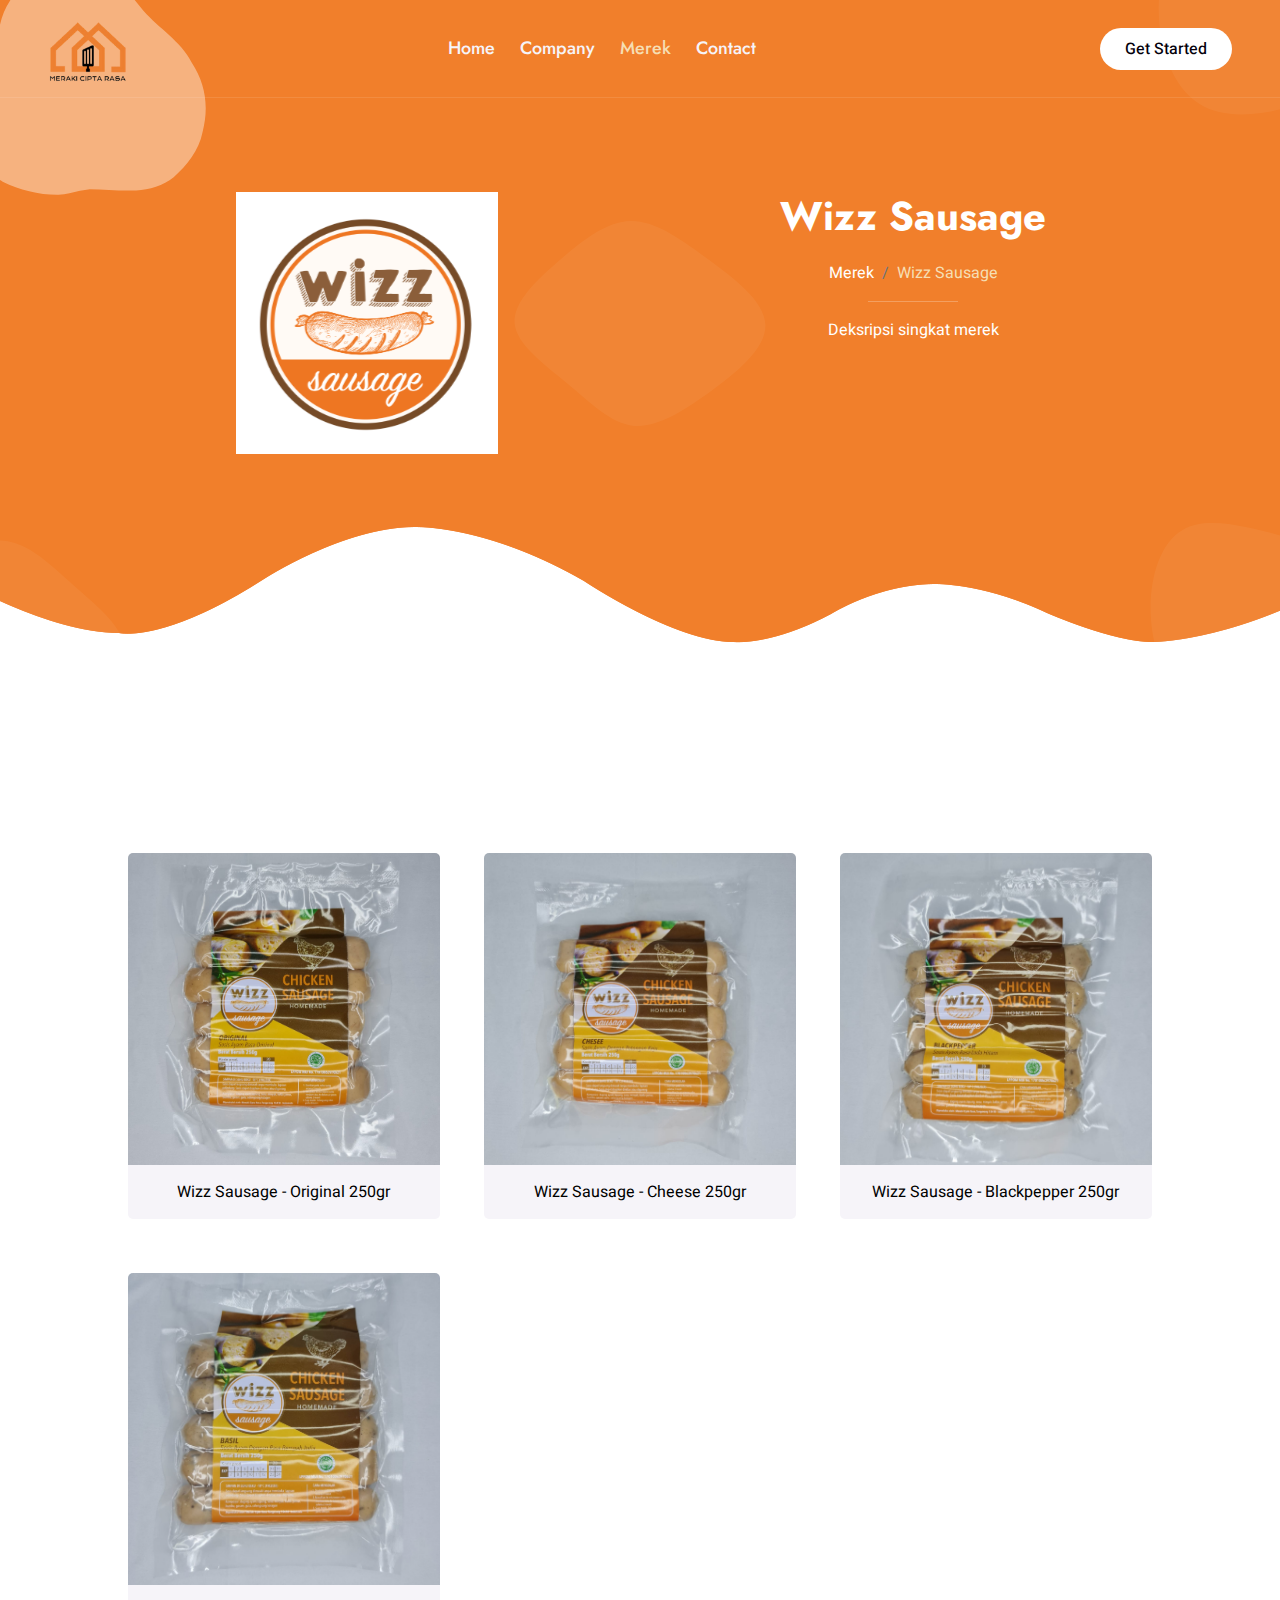
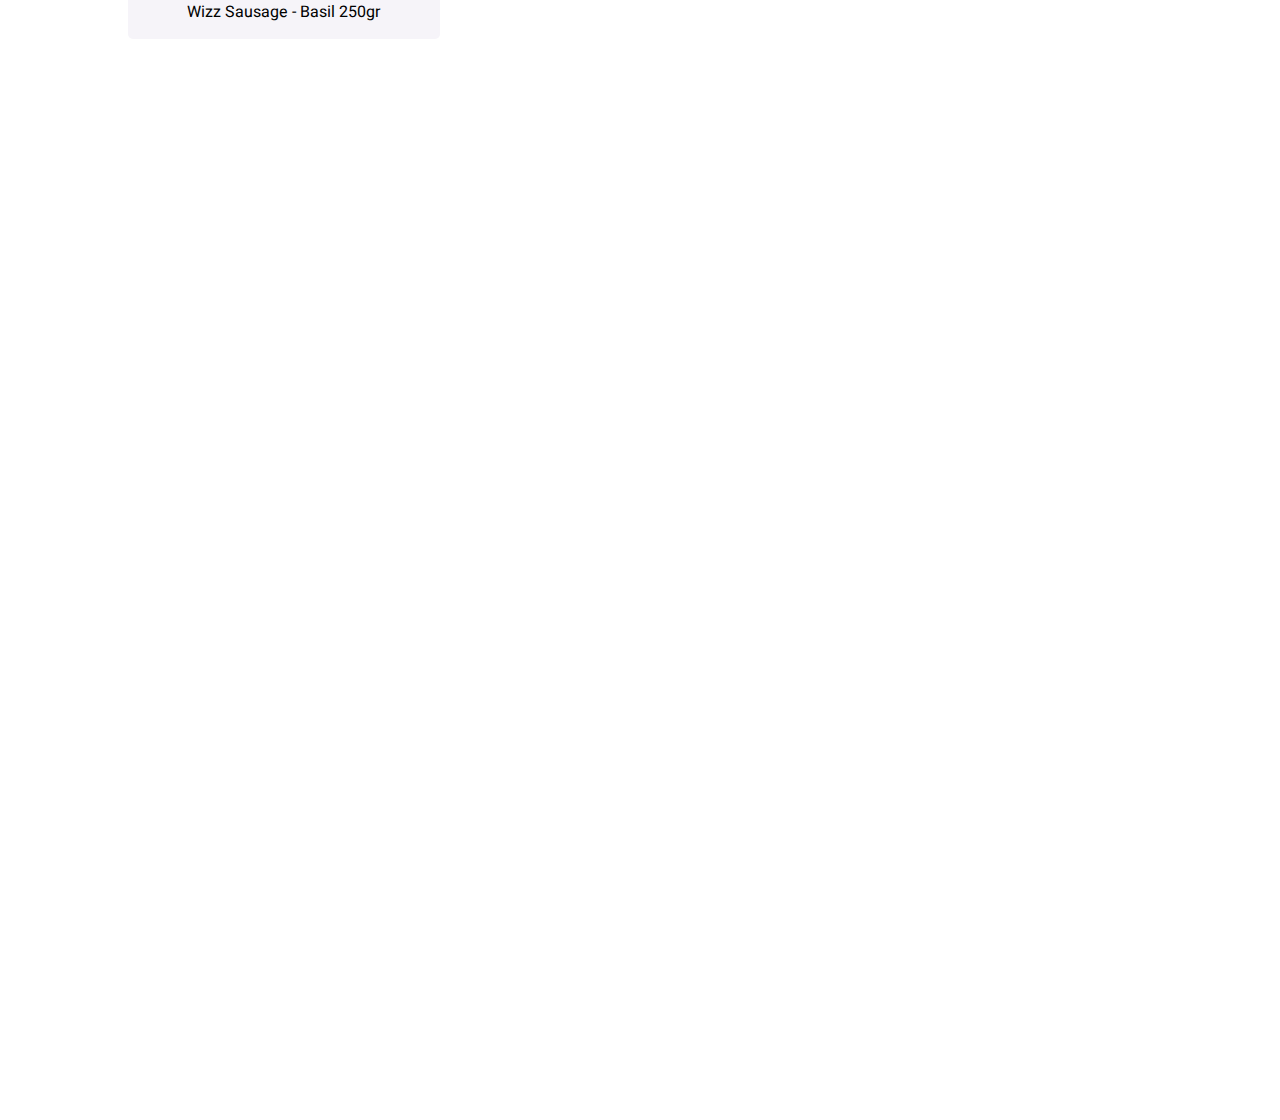
<file: deks-merek-wizzsausage.html>
<!DOCTYPE html>
<html lang="en">

<head>
    <meta charset="utf-8">
    <title>DGital - Digital Agency HTML Template</title>
    <meta content="width=device-width, initial-scale=1.0" name="viewport">
    <meta content="" name="keywords">
    <meta content="" name="description">

    <!-- Favicon -->
    <link href="img/favicon.ico" rel="icon">

    <!-- Google Web Fonts -->
    <link rel="preconnect" href="https://fonts.googleapis.com">
    <link rel="preconnect" href="https://fonts.gstatic.com" crossorigin>
    <link href="https://fonts.googleapis.com/css2?family=Heebo:wght@400;500&family=Jost:wght@500;600;700&display=swap" rel="stylesheet"> 

    <!-- Icon Font Stylesheet -->
    <link href="https://cdnjs.cloudflare.com/ajax/libs/font-awesome/5.10.0/css/all.min.css" rel="stylesheet">
    <link href="https://cdn.jsdelivr.net/npm/bootstrap-icons@1.4.1/font/bootstrap-icons.css" rel="stylesheet">

    <!-- Libraries Stylesheet -->
    <link href="lib/animate/animate.min.css" rel="stylesheet">
    <link href="lib/owlcarousel/assets/owl.carousel.min.css" rel="stylesheet">
    <link href="lib/lightbox/css/lightbox.min.css" rel="stylesheet">

    <!-- Customized Bootstrap Stylesheet -->
    <link href="css/bootstrap.min.css" rel="stylesheet">

    <!-- Template Stylesheet -->
    <link href="css/style.css" rel="stylesheet">
</head>

<body>
    <div class="container-xxl bg-white p-0">
        <!-- Spinner Start -->
        <div id="spinner" class="show bg-white position-fixed translate-middle w-100 vh-100 top-50 start-50 d-flex align-items-center justify-content-center">
            <div class="spinner-grow text-primary" style="width: 3rem; height: 3rem;" role="status">
                <span class="sr-only">Loading...</span>
            </div>
        </div>
        <!-- Spinner End -->


        <!-- Navbar & Hero Start -->
        <div class="container-xxl position-relative p-0">
            <nav class="navbar navbar-expand-lg navbar-light px-4 px-lg-5 py-3 py-lg-0">
                <a href="" class="navbar-brand p-0">
                    <img src="img/logomeraki.png" alt="Logo"> 
                </a>
                <button class="navbar-toggler" type="button" data-bs-toggle="collapse" data-bs-target="#navbarCollapse">
                    <span class="fa fa-bars"></span>
                </button>
                <div class="collapse navbar-collapse" id="navbarCollapse">
                    <div class="navbar-nav mx-auto py-0">
                        <a href="index.html" class="nav-item nav-link">Home</a>
                        <a href="company.html" class="nav-item nav-link">Company</a>
                        <a href="merek.html" class="nav-item nav-link active">Merek</a>
                        <a href="contact.html" class="nav-item nav-link">Contact</a>
                    </div>
                    <a href="" class="btn rounded-pill py-2 px-4 ms-3 d-none d-lg-block">Get Started</a>
                </div>
            </nav>
        <div class="container-xxl py-5 bg-primary hero-header">
            <div class="container my-5 py-5 px-lg-5">
                <div class="row g-5 py-5">
                    <div class="col-lg-6 text-center ">
                        <img class="img-fluid animated zoomIn" src="img/wizz_sausage.png" alt="">
                    </div>
                    <div class="col-lg-6 text-center ">
                        <h1 class="text-white mb-4 slideInDown">Wizz Sausage</h1>
                        <nav caria-label="breadcrumb">
                            <ol class="breadcrumb justify-content-center">
                                <li class="breadcrumb-item text-white"><a class="breadcrumb-item" href="merek.html">Merek</li></a>
                                <li class="breadcrumb-item text-white"><a class="breadcrumb-item active" href="deks-merek-wizzsausage.html">Wizz Sausage</li></a>
                            </ol>
                        </nav>
                        <hr class="bg-white mx-auto mt-0" style="width: 90px;">
                        <p class="text-white animated slideInDown">Deksripsi singkat merek</p>
                    </div>
                </div>
            </div>
        </div>
        <!-- Navbar & Hero End -->

        <!-- Project Start -->
        <!--Detail Product-->
        <div class="container-dekspro">
                    <div class="row base-dekripsi detail" id="01">
                        <div class="base col-md-4">
                            <div class="base-body align-items-center">
                                <img class="img-fluid" src="img/wizz_sausage_original.jpg">
                            </div>
                        </div>
                        <div class="base col-md-8 dekripsi-konten">
                            <h3 class="text-white text-capitalize">Wizz Sausage - Original</h3>
                            <div class="content">
                                Sosis ayam premium yang diproduksi dari bahan baku segar pilihan serta diolah secara higienis tanpa pengawet, pewarna buatan, dan MSG sehingga mengasilkan makanan yang praktis, halal, sehat, dan nikmat dengan citarasa mewah. 
                            </div>
                            <div class="content">Berat: 250 gr</div>
                        </div>
                    </div>
                    <div class="row base-dekripsi detail" id="02">
                        <div class="base col-md-4">
                            <div class="base-body align-items-center">
                                <img class="img-fluid" src="img/wizz_sausage_cheese.jpg">
                            </div>
                        </div>
                        <div class="base col-md-8 dekripsi-konten">
                            <h3 class="text-white text-capitalize">Wizz Sausage - Cheese</h3>
                            <div class="content">
                                Sosis ayam premium yang diproduksi dari bahan baku segar pilihan serta diolah secara higienis tanpa pengawet, pewarna buatan, dan MSG sehingga mengasilkan makanan yang praktis, halal, sehat, dan nikmat dengan citarasa mewah. 
                            </div>
                            <div class="content">Berat: 250 gr</div>
                        </div>
                    </div>
                    <div class="row base-dekripsi detail" id="03">
                        <div class="base col-md-4">
                            <div class="base-body align-items-center">
                                <img class="img-fluid" src="img/wizz_sausage_blackpepper.jpg">
                            </div>
                        </div>
                        <div class="base col-md-8 dekripsi-konten">
                            <h3 class="text-white text-capitalize">Wizz Sausage - Blackpepper</h3>
                            <div class="content">
                                Sosis ayam premium yang diproduksi dari bahan baku segar pilihan serta diolah secara higienis tanpa pengawet, pewarna buatan, dan MSG sehingga mengasilkan makanan yang praktis, halal, sehat, dan nikmat dengan citarasa mewah. 
                            </div>
                            <div class="content">Berat: 250 gr</div>
                        </div>
                    </div>
                    <div class="row base-dekripsi detail" id="04">
                        <div class="base col-md-4">
                            <div class="base-body align-items-center">
                                <img class="img-fluid" src="img/wizz_sausage_basil.jpg">
                            </div>
                        </div>
                        <div class="base col-md-8 dekripsi-konten">
                            <h3 class="text-white text-capitalize">Wizz Sausage - Basil</h3>
                            <div class="content">
                                Sosis ayam premium yang diproduksi dari bahan baku segar pilihan serta diolah secara higienis tanpa pengawet, pewarna buatan, dan MSG sehingga mengasilkan makanan yang praktis, halal, sehat, dan nikmat dengan citarasa mewah. 
                            </div>
                            <div class="content">Berat: 250 gr</div>
                        </div>
                    </div>
            </div>
    <!--Detail Product-->

        <!--Produk Item-->
        <div class="container-xxl py-5">
                <div class="container py-5 px-lg-5">
                    <div class="row g-4">
                        <div class="col-lg-3 col-md-6">
                            <div class="product-item d-flex flex-column text-center button" id="01">
                                <img class="img-fluid w-100 " src="img/wizz_sausage_original.jpg"> 
                                <div class="product-item label">
                                    Wizz Sausage - Original 250gr
                                </div>
                            </div> 
                        </div>
                        <div class="col-lg-3 col-md-6">
                            <div class="product-item d-flex flex-column text-center button" id="02">
                                <img class="img-fluid w-100 " src="img/wizz_sausage_cheese.jpg"> 
                                <div class="product-item label">
                                    Wizz Sausage - Cheese 250gr
                                </div>
                            </div>
                        </div>
                        <div class="col-lg-3 col-md-6">
                            <div class="product-item d-flex flex-column text-center button" id="03">
                                <img class="img-fluid w-100 " src="img/wizz_sausage_blackpepper.jpg"> 
                                <div class="product-item label">
                                    Wizz Sausage - Blackpepper 250gr
                                </div>
                            </div>
                        </div>
                        <div class="col-lg-3 col-md-6">
                            <div class="product-item d-flex flex-column text-center button" id="04">
                                <img class="img-fluid w-100 " src="img/wizz_sausage_basil.jpg"> 
                                <div class="product-item label">
                                    Wizz Sausage - Basil 250gr
                                </div>
                            </div>
                        </di>
                    </div>
                </div>
            </div>     
        </div>
        <!-- Footer Start -->
        <div class="container-fluid bg-primary text-light footer wow fadeIn" data-wow-delay="0.1s">
            <div class="container py-5 px-lg-5">
                <div class="row g-5">
                    <div class="col-md-6 col-lg-3">
                        <p class="section-title text-white h5 mb-4">Address<span></span></p>
                        <p><i class="fa fa-map-marker-alt me-3"></i>Perumahan Pondok Cabe Indah, Jl. Citanduy Blok D6, Pondok Cabe Ilir, Pamulang, South Tangerang City, Banten 15438</p>
                        <p><i class="fa fa-phone-alt me-3"></i>0877-7337-9369</p>
                        <p><i class="fa fa-envelope me-3"></i>info@example.com</p>
                        <div class="d-flex pt-2 gap-2">
                            <a class="btn btn-outline-light btn-social" href="https://www.instagram.com/merakiciptarasa?igsh=YXlwbWttcTVrdm5y"><i class="fab fa-instagram"></i></a>
                            <a class="btn btn-outline-light btn-social" href="https://api.whatsapp.com/send/?phone=6287773379369&text=Terima+kasih+telah+menghubungi+Meraki+Cipta+Rasa%2C+Mari+saya+bantu%21&type=phone_number&app_absent=0"><i class="fab fa-whatsapp"></i></a>
                            <a class="btn btn-outline-light btn-social" href="https://www.tiktok.com/@merakiciptarasa?_t=8kfo7TnZ1Wb&_r=1"><i class="fa-brands fa-tiktok"></i></a>
                            <a class="btn btn-outline-light btn-social" href="https://youtube.com/@merakiciptarasa?si=qiTrRYiRn02IbZ8y"><i class="fab fa-youtube"></i></a>
                        </div>
                    </div>
                    <div class="col-md-6 col-lg-3 me-5">
                        <iframe src="https://www.google.com/maps/embed?pb=!1m18!1m12!1m3!1d3965.410995486835!2d106.75350870985075!3d-6.340781762010239!2m3!1f0!2f0!3f0!3m2!1i1024!2i768!4f13.1!3m3!1m2!1s0x2e69efa7a9560435%3A0xcd70db2b538a8041!2sMeraki%20Cipta%20Rasa%20%7C%20Produsen%20Cireng%2C%20Sosis%2C%20Frozen%20food!5e0!3m2!1sid!2sid!4v1710426732575!5m2!1sid!2sid" width="300" height="200" style="border:0;" allowfullscreen="" loading="lazy" referrerpolicy="no-referrer-when-downgrade"></iframe>
                    </div>
                    <div class="col-md-12 col-lg-3 ms-5">
                        <p class="section-title text-white h5 mb-4">Gallery<span></span></p>
                        <div class="row g-2">
                            <div class="col-4">
                                <img class="img-fluid" src="img/portfolio-1.jpg" alt="Image">
                            </div>
                            <div class="col-4">
                                <img class="img-fluid" src="img/portfolio-2.jpg" alt="Image">
                            </div>
                            <div class="col-4">
                                <img class="img-fluid" src="img/portfolio-3.jpg" alt="Image">
                            </div>
                            <div class="col-4">
                                <img class="img-fluid" src="img/portfolio-4.jpg" alt="Image">
                            </div>
                            <div class="col-4">
                                <img class="img-fluid" src="img/portfolio-5.jpg" alt="Image">
                            </div>
                            <div class="col-4">
                                <img class="img-fluid" src="img/portfolio-6.jpg" alt="Image">
                            </div>
                        </div>
                    </div>
                    
                </div>
            </div>
            <div class="container px-lg-5">
                <div class="copyright">
                    <div class="row">
                        <div class="col-md-6 text-center text-md-start mb-3 mb-md-0">
                            &copy; <a class="border-bottom" href="#">Your Site Name</a>, All Right Reserved. 
							
							<!--/*** This template is free as long as you keep the footer author’s credit link/attribution link/backlink. If you'd like to use the template without the footer author’s credit link/attribution link/backlink, you can purchase the Credit Removal License from "https://htmlcodex.com/credit-removal". Thank you for your support. ***/-->
							Designed By <a class="border-bottom" href="https://htmlcodex.com">HTML Codex</a>
                        </div>
                        <div class="col-md-6 text-center text-md-end">
                            <div class="footer-menu">
                                <a href="">Home</a>
                                <a href="">Cookies</a>
                                <a href="">Help</a>
                                <a href="">FQAs</a>
                            </div>
                        </div>
                    </div>
                </div>
            </div>
        <!-- Footer End -->
        <!-- Back to Top -->
        <a href="#" class="btn btn-lg btn-secondary btn-lg-square back-to-top"><i class="bi bi-arrow-up"></i></a>
    </div>
    <!-- JavaScript Libraries -->
    <script src="https://code.jquery.com/jquery-3.4.1.min.js"></script>
    <script src="https://cdn.jsdelivr.net/npm/bootstrap@5.0.0/dist/js/bootstrap.bundle.min.js"></script>
    <script src="lib/wow/wow.min.js"></script>
    <script src="lib/easing/easing.min.js"></script>
    <script src="lib/waypoints/waypoints.min.js"></script>
    <script src="lib/counterup/counterup.min.js"></script>
    <script src="lib/owlcarousel/owl.carousel.min.js"></script>
    <script src="lib/isotope/isotope.pkgd.min.js"></script>
    <script src="lib/lightbox/js/lightbox.min.js"></script>

    <!-- Template Javascript -->
    <script src="js/main.js"></script>       
</body>

</html>
</file>
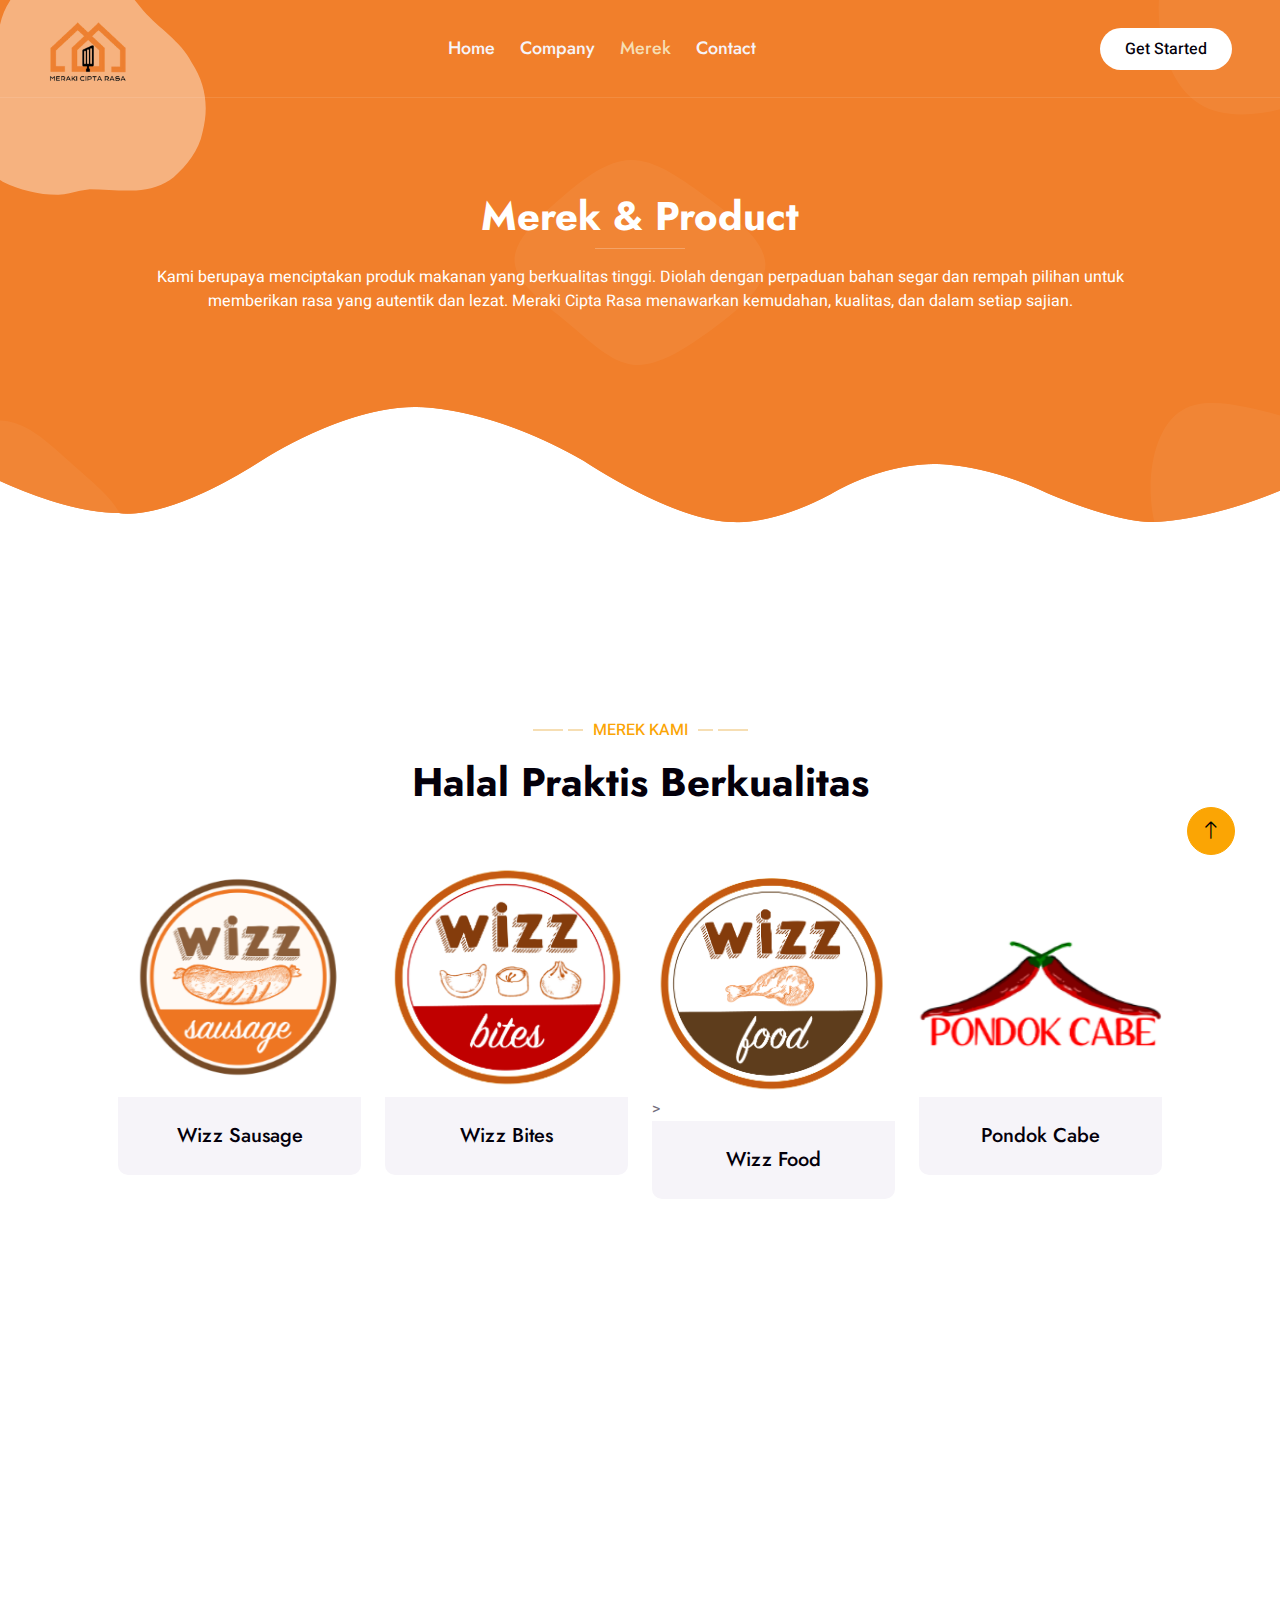
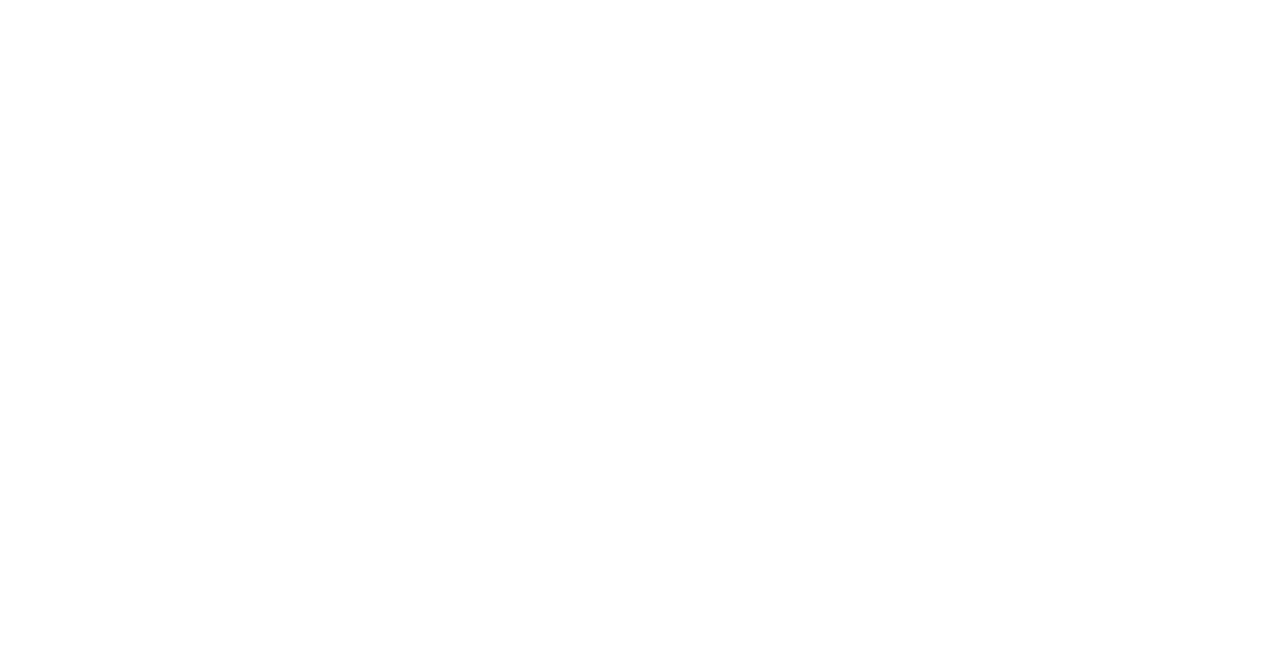
<file: merek.html>
<!DOCTYPE html>
<html lang="en">

<head>
    <meta charset="utf-8">
    <title>DGital - Digital Agency HTML Template</title>
    <meta content="width=device-width, initial-scale=1.0" name="viewport">
    <meta content="" name="keywords">
    <meta content="" name="description">

    <!-- Favicon -->
    <link href="img/favicon.ico" rel="icon">

    <!-- Google Web Fonts -->
    <link rel="preconnect" href="https://fonts.googleapis.com">
    <link rel="preconnect" href="https://fonts.gstatic.com" crossorigin>
    <link href="https://fonts.googleapis.com/css2?family=Heebo:wght@400;500&family=Jost:wght@500;600;700&display=swap" rel="stylesheet"> 

    <!-- Icon Font Stylesheet -->
    <link href="https://cdnjs.cloudflare.com/ajax/libs/font-awesome/5.10.0/css/all.min.css" rel="stylesheet">
    <link href="https://cdn.jsdelivr.net/npm/bootstrap-icons@1.4.1/font/bootstrap-icons.css" rel="stylesheet">

    <!-- Libraries Stylesheet -->
    <link href="lib/animate/animate.min.css" rel="stylesheet">
    <link href="lib/owlcarousel/assets/owl.carousel.min.css" rel="stylesheet">
    <link href="lib/lightbox/css/lightbox.min.css" rel="stylesheet">

    <!-- Customized Bootstrap Stylesheet -->
    <link href="css/bootstrap.min.css" rel="stylesheet">

    <!-- Template Stylesheet -->
    <link href="css/style.css" rel="stylesheet">
</head>

<body>
    <div class="container-xxl bg-white p-0">
        <!-- Spinner Start -->
        <div id="spinner" class="show bg-white position-fixed translate-middle w-100 vh-100 top-50 start-50 d-flex align-items-center justify-content-center">
            <div class="spinner-grow text-primary" style="width: 3rem; height: 3rem;" role="status">
                <span class="sr-only">Loading...</span>
            </div>
        </div>
        <!-- Spinner End -->


        <!-- Navbar & Hero Start -->
        <div class="container-xxl position-relative p-0">
            <nav class="navbar navbar-expand-lg navbar-light px-4 px-lg-5 py-3 py-lg-0">
                <a href="" class="navbar-brand p-0">
                    <img src="img/logomeraki.png" alt="Logo"> 
                </a>
                <button class="navbar-toggler" type="button" data-bs-toggle="collapse" data-bs-target="#navbarCollapse">
                    <span class="fa fa-bars"></span>
                </button>
                <div class="collapse navbar-collapse" id="navbarCollapse">
                    <div class="collapse navbar-collapse" id="navbarCollapse">
                        <div class="navbar-nav mx-auto py-0">
                            <a href="index.html" class="nav-item nav-link">Home</a>
                            <a href="company.html" class="nav-item nav-link">Company</a>
                            <a href="merek.html" class="nav-item nav-link active">Merek</a>
                            <a href="contact.html" class="nav-item nav-link">Contact</a>
                        </div>
                    </div>
                    <a href="" class="btn rounded-pill py-2 px-4 ms-3 d-none d-lg-block">Get Started</a>
                </div>
            </nav>

            <div class="container-xxl py-5 bg-primary hero-header">
                <div class="container my-5 py-5 px-lg-5">
                    <div class="row g-5 py-5">
                        <div class="col-12 text-center">
                            <h1 class="text-white animated slideInDown">Merek & Product</h1>
                            <hr class="bg-white mx-auto mt-0" style="width: 90px;">
                            <p class="text-white animated slideInDown mb-4">Kami berupaya menciptakan produk makanan yang berkualitas tinggi. Diolah dengan perpaduan bahan segar dan rempah pilihan untuk memberikan rasa yang autentik dan lezat. Meraki Cipta Rasa menawarkan kemudahan, kualitas, dan  dalam setiap sajian.</P>
                        </div>
                    </div>
                </div>
            </div>
        </div>
        <!-- Navbar & Hero End -->


        <!-- Projects Start -->
        <div class="container-xxl py-5">
            <div class="container py-5 px-lg-5">
                <div class="wow fadeInUp" data-wow-delay="0.1s">
                    <p class="section-title text-secondary justify-content-center"><span></span>Merek Kami<span></span></p>
                    <h1 class="text-center mb-5">Halal Praktis Berkualitas</h1>
                </div>
                <div class="row g-4 portfolio-container">
                    <div class="col-lg-4 col-md-6 portfolio-item first wow fadeInUp" data-wow-delay="0.1s">
                        <div class="rounded overflow-hidden">
                            <div class="position-relative overflow-hidden">
                                <img class="img-fluid w-100" src="img/wizz_sausage.png" alt="">
                                <a href="deks-merek-wizzsausage.html">
                                    <div class="portfolio-overlay"></div>
                                </a>
                            </div>
                            <div class="bg-light p-4">
                                <h5 class="lh-base mb-0">Wizz Sausage</a>
                            </div>
                        </div>
                    </div>
                    <div class="col-lg-4 col-md-6 portfolio-item second wow fadeInUp" data-wow-delay="0.3s">
                        <div class="rounded overflow-hidden">
                            <div class="position-relative overflow-hidden">
                                <img class="img-fluid w-100" src="img/wizz_bite.png" alt="">
                                <a href="deks-merek-wizzsausage.html">
                                    <div class="portfolio-overlay"></div>
                                </a>
                            </div>
                            <div class="bg-light p-4">
                                <h5 class="lh-base mb-0">Wizz Bites</a>
                            </div>
                        </div>
                    </div>
                    <div class="col-lg-4 col-md-6 portfolio-item first wow fadeInUp" data-wow-delay="0.5s">
                        <div class="rounded overflow-hidden">
                            <div class="position-relative overflow-hidden">
                                <img class="img-fluid w-100" src="img/wizz_food.png" alt="">
                                <a href="deks-merek-wizzfood.html">
                                    <div class="portfolio-overlay"></div>
                                </a>>
                            </div>
                            <div class="bg-light p-4">
                                <h5 class="lh-base mb-0">Wizz Food</a>
                            </div>
                        </div>
                    </div>
                    <div class="col-lg-4 col-md-6 portfolio-item second wow fadeInUp" data-wow-delay="0.1s">
                        <div class="rounded overflow-hidden">
                            <div class="position-relative overflow-hidden">
                                <img class="img-fluid w-100" src="img/pondokcabe.png" alt="">
                                <a href="deks-merek-pondokcabe.html">
                                    <div class="portfolio-overlay"></div>
                                </a>
                            </div>
                            <div class="bg-light p-4">
                                <h5 class="lh-base mb-0">Pondok Cabe</a>
                            </div>
                        </div>
                    </div>
                </div>
            </div>
        </div>
        <!-- Projects End -->

        <!-- Footer Start -->
        <div class="container-fluid bg-primary text-light footer wow fadeIn" data-wow-delay="0.1s">
            <div class="container py-5 px-lg-5">
                <div class="row g-5">
                    <div class="col-md-6 col-lg-3">
                        <p class="section-title text-white h5 mb-4">Address<span></span></p>
                        <p><i class="fa fa-map-marker-alt me-3"></i>Perumahan Pondok Cabe Indah, Jl. Citanduy Blok D6, Pondok Cabe Ilir, Pamulang, South Tangerang City, Banten 15438</p>
                        <p><i class="fa fa-phone-alt me-3"></i>0877-7337-9369</p>
                        <p><i class="fa fa-envelope me-3"></i>info@example.com</p>
                        <div class="d-flex pt-2 gap-2">
                            <a class="btn btn-outline-light btn-social" href="https://www.instagram.com/merakiciptarasa?igsh=YXlwbWttcTVrdm5y"><i class="fab fa-instagram"></i></a>
                            <a class="btn btn-outline-light btn-social" href="https://api.whatsapp.com/send/?phone=6287773379369&text=Terima+kasih+telah+menghubungi+Meraki+Cipta+Rasa%2C+Mari+saya+bantu%21&type=phone_number&app_absent=0"><i class="fab fa-whatsapp"></i></a>
                            <a class="btn btn-outline-light btn-social" href="https://www.tiktok.com/@merakiciptarasa?_t=8kfo7TnZ1Wb&_r=1"><i class="fa-brands fa-tiktok"></i></a>
                            <a class="btn btn-outline-light btn-social" href="https://youtube.com/@merakiciptarasa?si=qiTrRYiRn02IbZ8y"><i class="fab fa-youtube"></i></a>
                        </div>
                    </div>
                    <div class="col-md-6 col-lg-3 me-5">
                        <iframe src="https://www.google.com/maps/embed?pb=!1m18!1m12!1m3!1d3965.410995486835!2d106.75350870985075!3d-6.340781762010239!2m3!1f0!2f0!3f0!3m2!1i1024!2i768!4f13.1!3m3!1m2!1s0x2e69efa7a9560435%3A0xcd70db2b538a8041!2sMeraki%20Cipta%20Rasa%20%7C%20Produsen%20Cireng%2C%20Sosis%2C%20Frozen%20food!5e0!3m2!1sid!2sid!4v1710426732575!5m2!1sid!2sid" width="300" height="200" style="border:0;" allowfullscreen="" loading="lazy" referrerpolicy="no-referrer-when-downgrade"></iframe>
                    </div>
                    <div class="col-md-12 col-lg-3 ms-5">
                        <p class="section-title text-white h5 mb-4">Gallery<span></span></p>
                        <div class="row g-2">
                            <div class="col-4">
                                <img class="img-fluid" src="img/portfolio-1.jpg" alt="Image">
                            </div>
                            <div class="col-4">
                                <img class="img-fluid" src="img/portfolio-2.jpg" alt="Image">
                            </div>
                            <div class="col-4">
                                <img class="img-fluid" src="img/portfolio-3.jpg" alt="Image">
                            </div>
                            <div class="col-4">
                                <img class="img-fluid" src="img/portfolio-4.jpg" alt="Image">
                            </div>
                            <div class="col-4">
                                <img class="img-fluid" src="img/portfolio-5.jpg" alt="Image">
                            </div>
                            <div class="col-4">
                                <img class="img-fluid" src="img/portfolio-6.jpg" alt="Image">
                            </div>
                        </div>
                    </div>
                    
                </div>
            </div>
            <div class="container px-lg-5">
                <div class="copyright">
                    <div class="row">
                        <div class="col-md-6 text-center text-md-start mb-3 mb-md-0">
                            &copy; <a class="border-bottom" href="#">Your Site Name</a>, All Right Reserved. 
							
							<!--/*** This template is free as long as you keep the footer author’s credit link/attribution link/backlink. If you'd like to use the template without the footer author’s credit link/attribution link/backlink, you can purchase the Credit Removal License from "https://htmlcodex.com/credit-removal". Thank you for your support. ***/-->
							Designed By <a class="border-bottom" href="https://htmlcodex.com">HTML Codex</a>
                        </div>
                        <div class="col-md-6 text-center text-md-end">
                            <div class="footer-menu">
                                <a href="">Home</a>
                                <a href="">Cookies</a>
                                <a href="">Help</a>
                                <a href="">FQAs</a>
                            </div>
                        </div>
                    </div>
                </div>
            </div>
        </div>
        <!-- Back to Top -->
        <a href="#" class="btn btn-lg btn-secondary btn-lg-square back-to-top"><i class="bi bi-arrow-up"></i></a>
    </div>

    <!-- JavaScript Libraries -->
    <script src="https://code.jquery.com/jquery-3.4.1.min.js"></script>
    <script src="https://cdn.jsdelivr.net/npm/bootstrap@5.0.0/dist/js/bootstrap.bundle.min.js"></script>
    <script src="lib/wow/wow.min.js"></script>
    <script src="lib/easing/easing.min.js"></script>
    <script src="lib/waypoints/waypoints.min.js"></script>
    <script src="lib/counterup/counterup.min.js"></script>
    <script src="lib/owlcarousel/owl.carousel.min.js"></script>
    <script src="lib/isotope/isotope.pkgd.min.js"></script>
    <script src="lib/lightbox/js/lightbox.min.js"></script>

    <!-- Template Javascript -->
    <script src="js/main.js"></script>
</body>

</html>
</file>
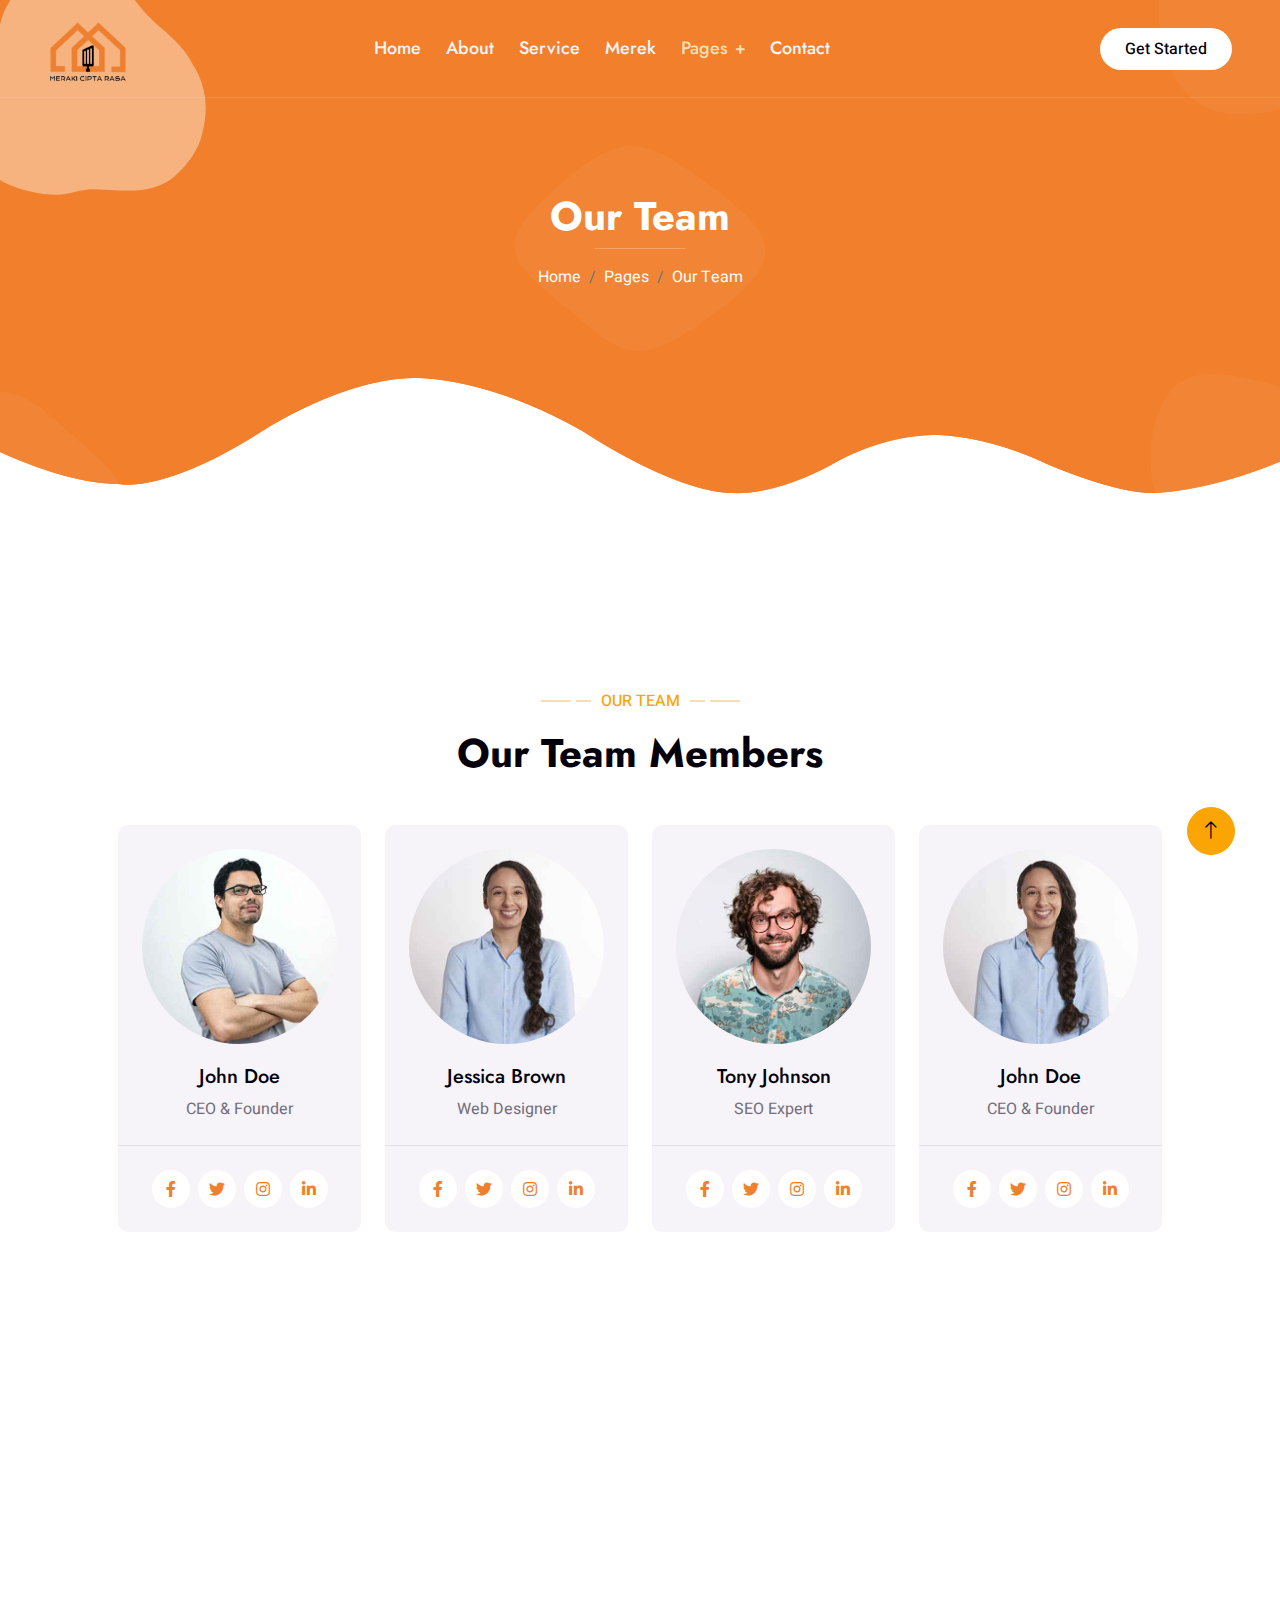
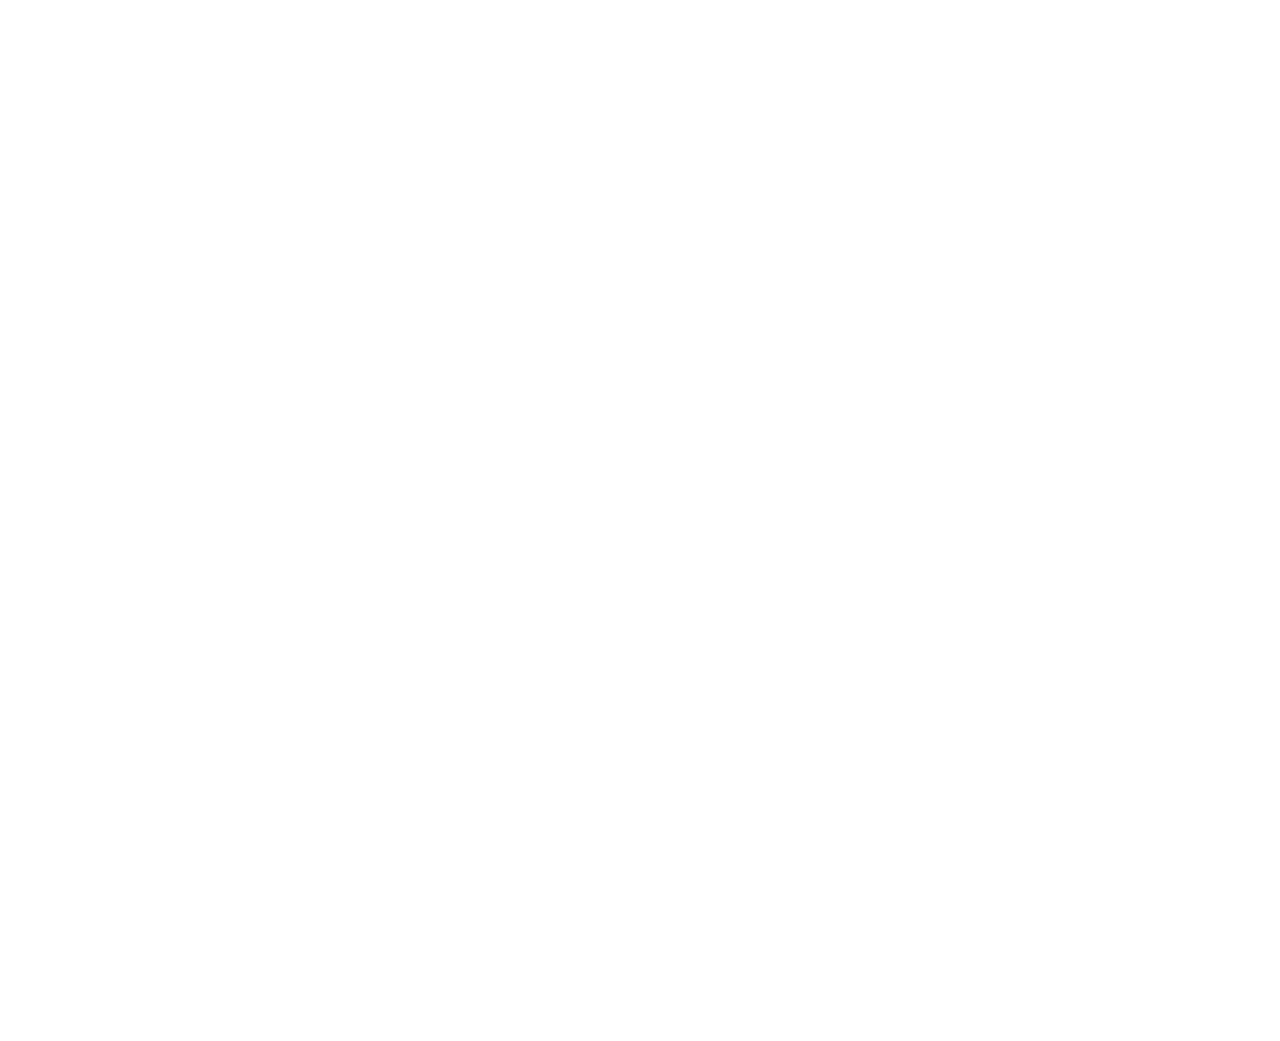
<file: team.html>
<!DOCTYPE html>
<html lang="en">

<head>
    <meta charset="utf-8">
    <title>DGital - Digital Agency HTML Template</title>
    <meta content="width=device-width, initial-scale=1.0" name="viewport">
    <meta content="" name="keywords">
    <meta content="" name="description">

    <!-- Favicon -->
    <link href="img/favicon.ico" rel="icon">

    <!-- Google Web Fonts -->
    <link rel="preconnect" href="https://fonts.googleapis.com">
    <link rel="preconnect" href="https://fonts.gstatic.com" crossorigin>
    <link href="https://fonts.googleapis.com/css2?family=Heebo:wght@400;500&family=Jost:wght@500;600;700&display=swap" rel="stylesheet"> 

    <!-- Icon Font Stylesheet -->
    <link href="https://cdnjs.cloudflare.com/ajax/libs/font-awesome/5.10.0/css/all.min.css" rel="stylesheet">
    <link href="https://cdn.jsdelivr.net/npm/bootstrap-icons@1.4.1/font/bootstrap-icons.css" rel="stylesheet">

    <!-- Libraries Stylesheet -->
    <link href="lib/animate/animate.min.css" rel="stylesheet">
    <link href="lib/owlcarousel/assets/owl.carousel.min.css" rel="stylesheet">
    <link href="lib/lightbox/css/lightbox.min.css" rel="stylesheet">

    <!-- Customized Bootstrap Stylesheet -->
    <link href="css/bootstrap.min.css" rel="stylesheet">

    <!-- Template Stylesheet -->
    <link href="css/style.css" rel="stylesheet">
</head>

<body>
    <div class="container-xxl bg-white p-0">
        <!-- Spinner Start -->
        <div id="spinner" class="show bg-white position-fixed translate-middle w-100 vh-100 top-50 start-50 d-flex align-items-center justify-content-center">
            <div class="spinner-grow text-primary" style="width: 3rem; height: 3rem;" role="status">
                <span class="sr-only">Loading...</span>
            </div>
        </div>
        <!-- Spinner End -->


        <!-- Navbar & Hero Start -->
        <div class="container-xxl position-relative p-0">
            <nav class="navbar navbar-expand-lg navbar-light px-4 px-lg-5 py-3 py-lg-0">
                <a href="" class="navbar-brand p-0">
                    <img src="img/logomeraki.png" alt="Logo"> 
                </a>
                <button class="navbar-toggler" type="button" data-bs-toggle="collapse" data-bs-target="#navbarCollapse">
                    <span class="fa fa-bars"></span>
                </button>
                <div class="collapse navbar-collapse" id="navbarCollapse">
                    <div class="navbar-nav mx-auto py-0">
                        <a href="index.html" class="nav-item nav-link">Home</a>
                        <a href="about.html" class="nav-item nav-link">About</a>
                        <a href="service.html" class="nav-item nav-link">Service</a>
                        <a href="merek.html" class="nav-item nav-link">Merek</a>
                        <div class="nav-item dropdown">
                            <a href="#" class="nav-link dropdown-toggle active" data-bs-toggle="dropdown">Pages</a>
                            <div class="dropdown-menu m-0">
                                <a href="team.html" class="dropdown-item active">Our Team</a>
                                <a href="testimonial.html" class="dropdown-item">Testimonial</a>
                                <a href="404.html" class="dropdown-item">404 Page</a>
                            </div>
                        </div>
                        <a href="contact.html" class="nav-item nav-link">Contact</a>
                    </div>
                    <a href="" class="btn rounded-pill py-2 px-4 ms-3 d-none d-lg-block">Get Started</a>
                </div>
            </nav>

            <div class="container-xxl py-5 bg-primary hero-header">
                <div class="container my-5 py-5 px-lg-5">
                    <div class="row g-5 py-5">
                        <div class="col-12 text-center">
                            <h1 class="text-white animated slideInDown">Our Team</h1>
                            <hr class="bg-white mx-auto mt-0" style="width: 90px;">
                            <nav aria-label="breadcrumb">
                                <ol class="breadcrumb justify-content-center">
                                    <li class="breadcrumb-item"><a class="text-white" href="#">Home</a></li>
                                    <li class="breadcrumb-item"><a class="text-white" href="#">Pages</a></li>
                                    <li class="breadcrumb-item text-white active" aria-current="page">Our Team</li>
                                </ol>
                            </nav>
                        </div>
                    </div>
                </div>
            </div>
        </div>
        <!-- Navbar & Hero End -->
        

        <!-- Team Start -->
        <div class="container-xxl py-5">
            <div class="container py-5 px-lg-5">
                <div class="wow fadeInUp" data-wow-delay="0.1s">
                    <p class="section-title text-secondary justify-content-center"><span></span>Our Team<span></span></p>
                    <h1 class="text-center mb-5">Our Team Members</h1>
                </div>
                <div class="row g-4">
                    <div class="col-lg-4 col-md-6 wow fadeInUp" data-wow-delay="0.1s">
                        <div class="team-item bg-light rounded">
                            <div class="text-center border-bottom p-4">
                                <img class="img-fluid rounded-circle mb-4" src="img/team-1.jpg" alt="">
                                <h5>John Doe</h5>
                                <span>CEO & Founder</span>
                            </div>
                            <div class="d-flex justify-content-center p-4">
                                <a class="btn btn-square mx-1" href=""><i class="fab fa-facebook-f"></i></a>
                                <a class="btn btn-square mx-1" href=""><i class="fab fa-twitter"></i></a>
                                <a class="btn btn-square mx-1" href=""><i class="fab fa-instagram"></i></a>
                                <a class="btn btn-square mx-1" href=""><i class="fab fa-linkedin-in"></i></a>
                            </div>
                        </div>
                    </div>
                    <div class="col-lg-4 col-md-6 wow fadeInUp" data-wow-delay="0.3s">
                        <div class="team-item bg-light rounded">
                            <div class="text-center border-bottom p-4">
                                <img class="img-fluid rounded-circle mb-4" src="img/team-2.jpg" alt="">
                                <h5>Jessica Brown</h5>
                                <span>Web Designer</span>
                            </div>
                            <div class="d-flex justify-content-center p-4">
                                <a class="btn btn-square mx-1" href=""><i class="fab fa-facebook-f"></i></a>
                                <a class="btn btn-square mx-1" href=""><i class="fab fa-twitter"></i></a>
                                <a class="btn btn-square mx-1" href=""><i class="fab fa-instagram"></i></a>
                                <a class="btn btn-square mx-1" href=""><i class="fab fa-linkedin-in"></i></a>
                            </div>
                        </div>
                    </div>
                    <div class="col-lg-4 col-md-6 wow fadeInUp" data-wow-delay="0.5s">
                        <div class="team-item bg-light rounded">
                            <div class="text-center border-bottom p-4">
                                <img class="img-fluid rounded-circle mb-4" src="img/team-3.jpg" alt="">
                                <h5>Tony Johnson</h5>
                                <span>SEO Expert</span>
                            </div>
                            <div class="d-flex justify-content-center p-4">
                                <a class="btn btn-square mx-1" href=""><i class="fab fa-facebook-f"></i></a>
                                <a class="btn btn-square mx-1" href=""><i class="fab fa-twitter"></i></a>
                                <a class="btn btn-square mx-1" href=""><i class="fab fa-instagram"></i></a>
                                <a class="btn btn-square mx-1" href=""><i class="fab fa-linkedin-in"></i></a>
                            </div>
                        </div>
                    </div>
                    <div class="col-lg-4 col-md-6 wow fadeInUp" data-wow-delay="0.1s">
                        <div class="team-item bg-light rounded">
                            <div class="text-center border-bottom p-4">
                                <img class="img-fluid rounded-circle mb-4" src="img/team-2.jpg" alt="">
                                <h5>John Doe</h5>
                                <span>CEO & Founder</span>
                            </div>
                            <div class="d-flex justify-content-center p-4">
                                <a class="btn btn-square mx-1" href=""><i class="fab fa-facebook-f"></i></a>
                                <a class="btn btn-square mx-1" href=""><i class="fab fa-twitter"></i></a>
                                <a class="btn btn-square mx-1" href=""><i class="fab fa-instagram"></i></a>
                                <a class="btn btn-square mx-1" href=""><i class="fab fa-linkedin-in"></i></a>
                            </div>
                        </div>
                    </div>
                    <div class="col-lg-4 col-md-6 wow fadeInUp" data-wow-delay="0.3s">
                        <div class="team-item bg-light rounded">
                            <div class="text-center border-bottom p-4">
                                <img class="img-fluid rounded-circle mb-4" src="img/team-3.jpg" alt="">
                                <h5>Jessica Brown</h5>
                                <span>Web Designer</span>
                            </div>
                            <div class="d-flex justify-content-center p-4">
                                <a class="btn btn-square mx-1" href=""><i class="fab fa-facebook-f"></i></a>
                                <a class="btn btn-square mx-1" href=""><i class="fab fa-twitter"></i></a>
                                <a class="btn btn-square mx-1" href=""><i class="fab fa-instagram"></i></a>
                                <a class="btn btn-square mx-1" href=""><i class="fab fa-linkedin-in"></i></a>
                            </div>
                        </div>
                    </div>
                    <div class="col-lg-4 col-md-6 wow fadeInUp" data-wow-delay="0.5s">
                        <div class="team-item bg-light rounded">
                            <div class="text-center border-bottom p-4">
                                <img class="img-fluid rounded-circle mb-4" src="img/team-1.jpg" alt="">
                                <h5>Tony Johnson</h5>
                                <span>SEO Expert</span>
                            </div>
                            <div class="d-flex justify-content-center p-4">
                                <a class="btn btn-square mx-1" href=""><i class="fab fa-facebook-f"></i></a>
                                <a class="btn btn-square mx-1" href=""><i class="fab fa-twitter"></i></a>
                                <a class="btn btn-square mx-1" href=""><i class="fab fa-instagram"></i></a>
                                <a class="btn btn-square mx-1" href=""><i class="fab fa-linkedin-in"></i></a>
                            </div>
                        </div>
                    </div>
                </div>
            </div>
        </div>
        <!-- Team End -->
        

        <!-- Footer Start -->
        <div class="container-fluid bg-primary text-light footer wow fadeIn" data-wow-delay="0.1s">
            <div class="container py-5 px-lg-5">
                <div class="row g-5">
                    <div class="col-md-6 col-lg-3">
                        <p class="section-title text-white h5 mb-4">Address<span></span></p>
                        <p><i class="fa fa-map-marker-alt me-3"></i>123 Street, New York, USA</p>
                        <p><i class="fa fa-phone-alt me-3"></i>+012 345 67890</p>
                        <p><i class="fa fa-envelope me-3"></i>info@example.com</p>
                        <div class="d-flex pt-2">
                            <a class="btn btn-outline-light btn-social" href=""><i class="fab fa-twitter"></i></a>
                            <a class="btn btn-outline-light btn-social" href=""><i class="fab fa-facebook-f"></i></a>
                            <a class="btn btn-outline-light btn-social" href=""><i class="fab fa-instagram"></i></a>
                            <a class="btn btn-outline-light btn-social" href=""><i class="fab fa-linkedin-in"></i></a>
                        </div>
                    </div>
                    <div class="col-md-6 col-lg-3">
                        <p class="section-title text-white h5 mb-4">Quick Link<span></span></p>
                        <a class="btn btn-link" href="">About Us</a>
                        <a class="btn btn-link" href="">Contact Us</a>
                        <a class="btn btn-link" href="">Privacy Policy</a>
                        <a class="btn btn-link" href="">Terms & Condition</a>
                        <a class="btn btn-link" href="">Career</a>
                    </div>
                    <div class="col-md-6 col-lg-3">
                        <p class="section-title text-white h5 mb-4">Gallery<span></span></p>
                        <div class="row g-2">
                            <div class="col-4">
                                <img class="img-fluid" src="img/portfolio-1.jpg" alt="Image">
                            </div>
                            <div class="col-4">
                                <img class="img-fluid" src="img/portfolio-2.jpg" alt="Image">
                            </div>
                            <div class="col-4">
                                <img class="img-fluid" src="img/portfolio-3.jpg" alt="Image">
                            </div>
                            <div class="col-4">
                                <img class="img-fluid" src="img/portfolio-4.jpg" alt="Image">
                            </div>
                            <div class="col-4">
                                <img class="img-fluid" src="img/portfolio-5.jpg" alt="Image">
                            </div>
                            <div class="col-4">
                                <img class="img-fluid" src="img/portfolio-6.jpg" alt="Image">
                            </div>
                        </div>
                    </div>
                    <div class="col-md-6 col-lg-3">
                        <p class="section-title text-white h5 mb-4">Newsletter<span></span></p>
                        <p>Lorem ipsum dolor sit amet elit. Phasellus nec pretium mi. Curabitur facilisis ornare velit non vulpu</p>
                        <div class="position-relative w-100 mt-3">
                            <input class="form-control border-0 rounded-pill w-100 ps-4 pe-5" type="text" placeholder="Your Email" style="height: 48px;">
                            <button type="button" class="btn shadow-none position-absolute top-0 end-0 mt-1 me-2"><i class="fa fa-paper-plane text-primary fs-4"></i></button>
                        </div>
                    </div>
                </div>
            </div>
            <div class="container px-lg-5">
                <div class="copyright">
                    <div class="row">
                        <div class="col-md-6 text-center text-md-start mb-3 mb-md-0">
                            &copy; <a class="border-bottom" href="#">Your Site Name</a>, All Right Reserved. 
							
							<!--/*** This template is free as long as you keep the footer author’s credit link/attribution link/backlink. If you'd like to use the template without the footer author’s credit link/attribution link/backlink, you can purchase the Credit Removal License from "https://htmlcodex.com/credit-removal". Thank you for your support. ***/-->
							Designed By <a class="border-bottom" href="https://htmlcodex.com">HTML Codex</a>
                        </div>
                        <div class="col-md-6 text-center text-md-end">
                            <div class="footer-menu">
                                <a href="">Home</a>
                                <a href="">Cookies</a>
                                <a href="">Help</a>
                                <a href="">FQAs</a>
                            </div>
                        </div>
                    </div>
                </div>
            </div>
        </div>
        <!-- Footer End -->


        <!-- Back to Top -->
        <a href="#" class="btn btn-lg btn-secondary btn-lg-square back-to-top"><i class="bi bi-arrow-up"></i></a>
    </div>

    <!-- JavaScript Libraries -->
    <script src="https://code.jquery.com/jquery-3.4.1.min.js"></script>
    <script src="https://cdn.jsdelivr.net/npm/bootstrap@5.0.0/dist/js/bootstrap.bundle.min.js"></script>
    <script src="lib/wow/wow.min.js"></script>
    <script src="lib/easing/easing.min.js"></script>
    <script src="lib/waypoints/waypoints.min.js"></script>
    <script src="lib/counterup/counterup.min.js"></script>
    <script src="lib/owlcarousel/owl.carousel.min.js"></script>
    <script src="lib/isotope/isotope.pkgd.min.js"></script>
    <script src="lib/lightbox/js/lightbox.min.js"></script>

    <!-- Template Javascript -->
    <script src="js/main.js"></script>
</body>

</html>
</file>
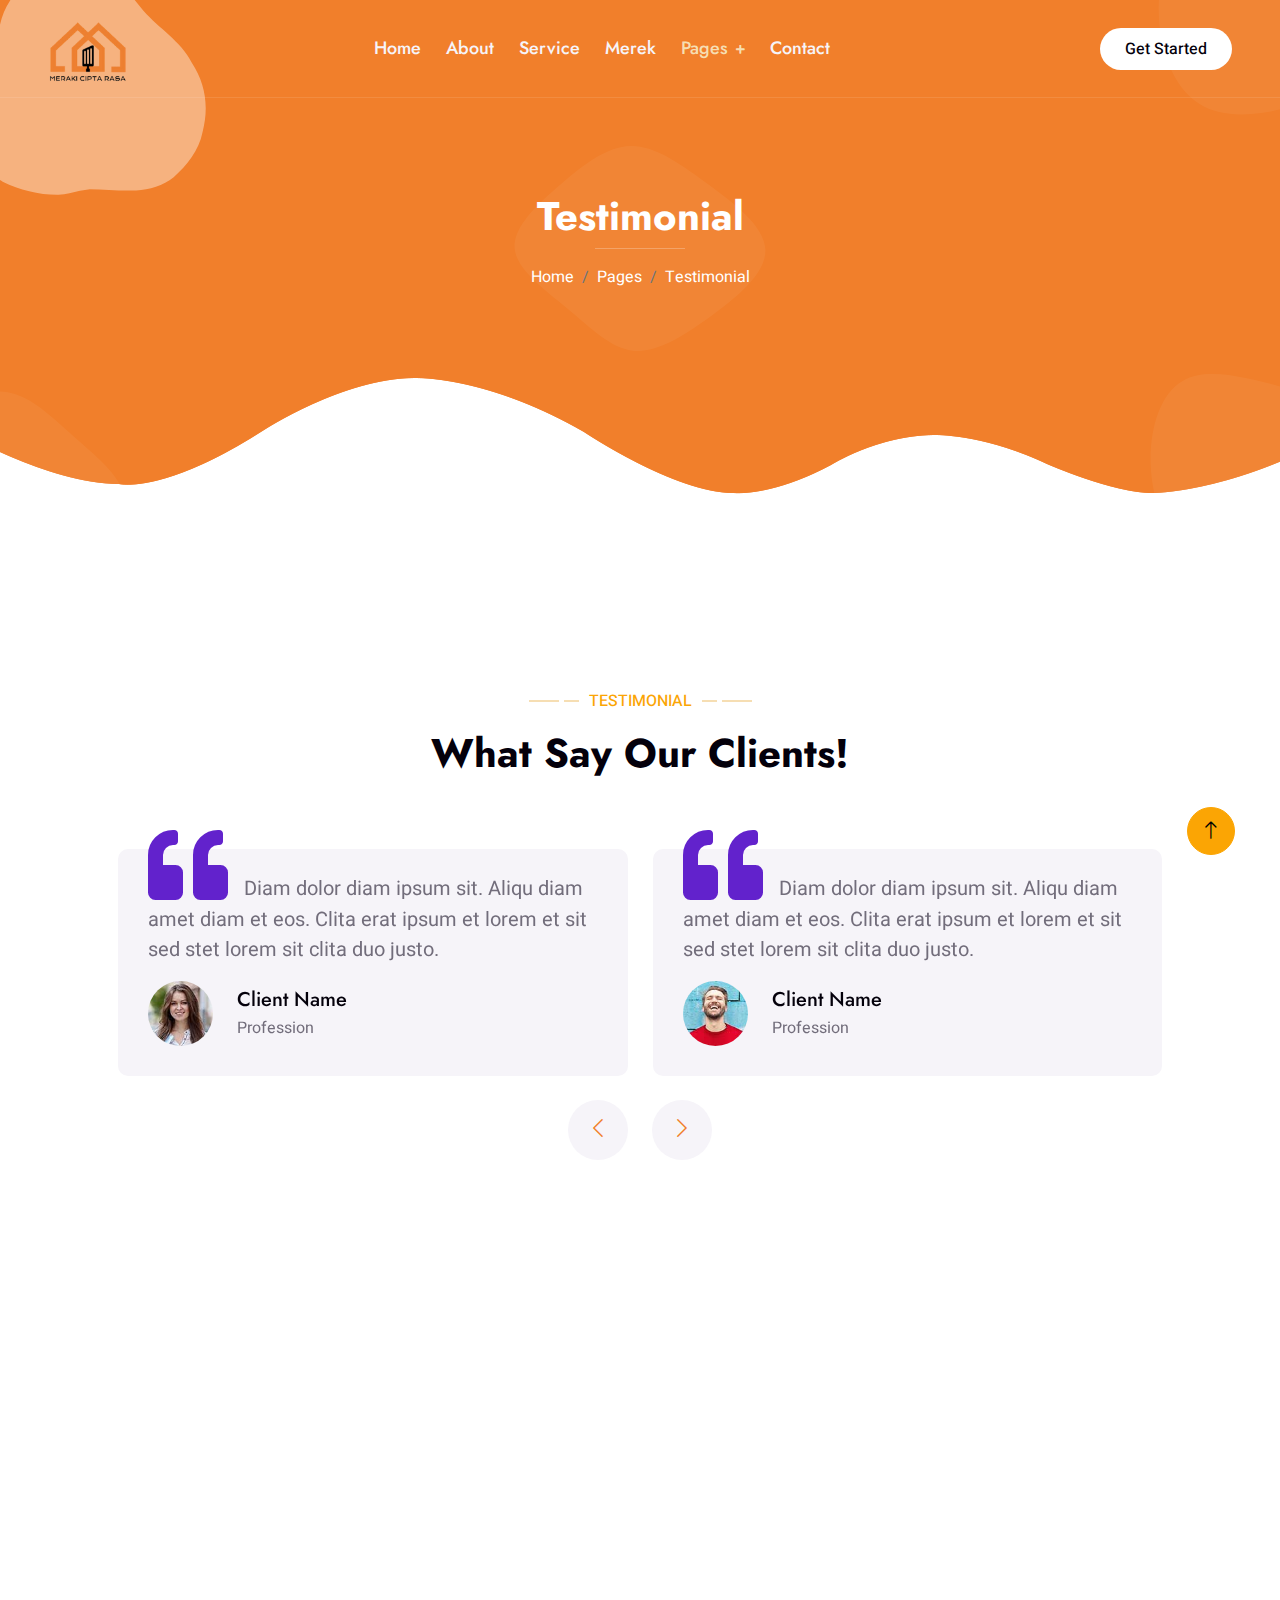
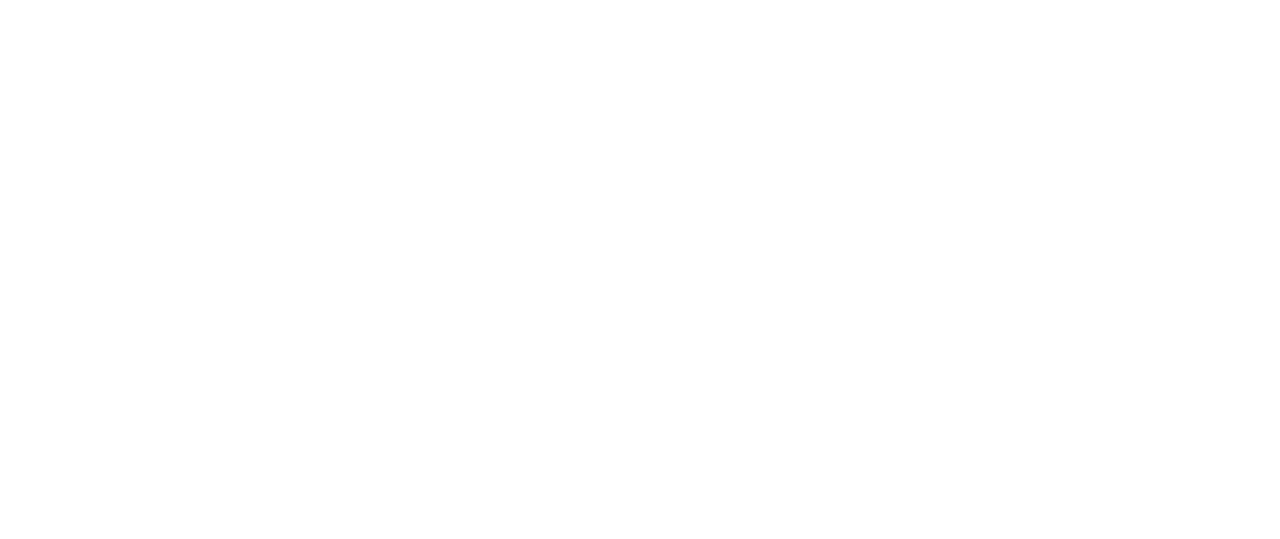
<file: testimonial.html>
<!DOCTYPE html>
<html lang="en">

<head>
    <meta charset="utf-8">
    <title>DGital - Digital Agency HTML Template</title>
    <meta content="width=device-width, initial-scale=1.0" name="viewport">
    <meta content="" name="keywords">
    <meta content="" name="description">

    <!-- Favicon -->
    <link href="img/favicon.ico" rel="icon">

    <!-- Google Web Fonts -->
    <link rel="preconnect" href="https://fonts.googleapis.com">
    <link rel="preconnect" href="https://fonts.gstatic.com" crossorigin>
    <link href="https://fonts.googleapis.com/css2?family=Heebo:wght@400;500&family=Jost:wght@500;600;700&display=swap" rel="stylesheet"> 

    <!-- Icon Font Stylesheet -->
    <link href="https://cdnjs.cloudflare.com/ajax/libs/font-awesome/5.10.0/css/all.min.css" rel="stylesheet">
    <link href="https://cdn.jsdelivr.net/npm/bootstrap-icons@1.4.1/font/bootstrap-icons.css" rel="stylesheet">

    <!-- Libraries Stylesheet -->
    <link href="lib/animate/animate.min.css" rel="stylesheet">
    <link href="lib/owlcarousel/assets/owl.carousel.min.css" rel="stylesheet">
    <link href="lib/lightbox/css/lightbox.min.css" rel="stylesheet">

    <!-- Customized Bootstrap Stylesheet -->
    <link href="css/bootstrap.min.css" rel="stylesheet">

    <!-- Template Stylesheet -->
    <link href="css/style.css" rel="stylesheet">
</head>

<body>
    <div class="container-xxl bg-white p-0">
        <!-- Spinner Start -->
        <div id="spinner" class="show bg-white position-fixed translate-middle w-100 vh-100 top-50 start-50 d-flex align-items-center justify-content-center">
            <div class="spinner-grow text-primary" style="width: 3rem; height: 3rem;" role="status">
                <span class="sr-only">Loading...</span>
            </div>
        </div>
        <!-- Spinner End -->


        <!-- Navbar & Hero Start -->
        <div class="container-xxl position-relative p-0">
            <nav class="navbar navbar-expand-lg navbar-light px-4 px-lg-5 py-3 py-lg-0">
                <a href="" class="navbar-brand p-0">
                    <img src="img/logomeraki.png" alt="Logo"> 
                </a>
                <button class="navbar-toggler" type="button" data-bs-toggle="collapse" data-bs-target="#navbarCollapse">
                    <span class="fa fa-bars"></span>
                </button>
                <div class="collapse navbar-collapse" id="navbarCollapse">
                    <div class="navbar-nav mx-auto py-0">
                        <a href="index.html" class="nav-item nav-link">Home</a>
                        <a href="about.html" class="nav-item nav-link">About</a>
                        <a href="service.html" class="nav-item nav-link">Service</a>
                        <a href="merek.html" class="nav-item nav-link">Merek</a>
                        <div class="nav-item dropdown">
                            <a href="#" class="nav-link dropdown-toggle active" data-bs-toggle="dropdown">Pages</a>
                            <div class="dropdown-menu m-0">
                                <a href="team.html" class="dropdown-item">Our Team</a>
                                <a href="testimonial.html" class="dropdown-item active">Testimonial</a>
                                <a href="404.html" class="dropdown-item">404 Page</a>
                            </div>
                        </div>
                        <a href="contact.html" class="nav-item nav-link">Contact</a>
                    </div>
                    <a href="" class="btn rounded-pill py-2 px-4 ms-3 d-none d-lg-block">Get Started</a>
                </div>
            </nav>

            <div class="container-xxl py-5 bg-primary hero-header">
                <div class="container my-5 py-5 px-lg-5">
                    <div class="row g-5 py-5">
                        <div class="col-12 text-center">
                            <h1 class="text-white animated slideInDown">Testimonial</h1>
                            <hr class="bg-white mx-auto mt-0" style="width: 90px;">
                            <nav aria-label="breadcrumb">
                                <ol class="breadcrumb justify-content-center">
                                    <li class="breadcrumb-item"><a class="text-white" href="#">Home</a></li>
                                    <li class="breadcrumb-item"><a class="text-white" href="#">Pages</a></li>
                                    <li class="breadcrumb-item text-white active" aria-current="page">Testimonial</li>
                                </ol>
                            </nav>
                        </div>
                    </div>
                </div>
            </div>
        </div>
        <!-- Navbar & Hero End -->
        

        <!-- Testimonial Start -->
        <div class="container-xxl py-5 wow fadeInUp" data-wow-delay="0.1s">
            <div class="container py-5 px-lg-5">
                <p class="section-title text-secondary justify-content-center"><span></span>Testimonial<span></span></p>
                <h1 class="text-center mb-5">What Say Our Clients!</h1>
                <div class="owl-carousel testimonial-carousel">
                    <div class="testimonial-item bg-light rounded my-4">
                        <p class="fs-5"><i class="fa fa-quote-left fa-4x text-primary mt-n4 me-3"></i>Diam dolor diam ipsum sit. Aliqu diam amet diam et eos. Clita erat ipsum et lorem et sit sed stet lorem sit clita duo justo.</p>
                        <div class="d-flex align-items-center">
                            <img class="img-fluid flex-shrink-0 rounded-circle" src="img/testimonial-1.jpg" style="width: 65px; height: 65px;">
                            <div class="ps-4">
                                <h5 class="mb-1">Client Name</h5>
                                <span>Profession</span>
                            </div>
                        </div>
                    </div>
                    <div class="testimonial-item bg-light rounded my-4">
                        <p class="fs-5"><i class="fa fa-quote-left fa-4x text-primary mt-n4 me-3"></i>Diam dolor diam ipsum sit. Aliqu diam amet diam et eos. Clita erat ipsum et lorem et sit sed stet lorem sit clita duo justo.</p>
                        <div class="d-flex align-items-center">
                            <img class="img-fluid flex-shrink-0 rounded-circle" src="img/testimonial-2.jpg" style="width: 65px; height: 65px;">
                            <div class="ps-4">
                                <h5 class="mb-1">Client Name</h5>
                                <span>Profession</span>
                            </div>
                        </div>
                    </div>
                    <div class="testimonial-item bg-light rounded my-4">
                        <p class="fs-5"><i class="fa fa-quote-left fa-4x text-primary mt-n4 me-3"></i>Diam dolor diam ipsum sit. Aliqu diam amet diam et eos. Clita erat ipsum et lorem et sit sed stet lorem sit clita duo justo.</p>
                        <div class="d-flex align-items-center">
                            <img class="img-fluid flex-shrink-0 rounded-circle" src="img/testimonial-3.jpg" style="width: 65px; height: 65px;">
                            <div class="ps-4">
                                <h5 class="mb-1">Client Name</h5>
                                <span>Profession</span>
                            </div>
                        </div>
                    </div>
                </div>
            </div>
        </div>
        <!-- Testimonial End -->
        

        <!-- Footer Start -->
        <div class="container-fluid bg-primary text-light footer wow fadeIn" data-wow-delay="0.1s">
            <div class="container py-5 px-lg-5">
                <div class="row g-5">
                    <div class="col-md-6 col-lg-3">
                        <p class="section-title text-white h5 mb-4">Address<span></span></p>
                        <p><i class="fa fa-map-marker-alt me-3"></i>123 Street, New York, USA</p>
                        <p><i class="fa fa-phone-alt me-3"></i>+012 345 67890</p>
                        <p><i class="fa fa-envelope me-3"></i>info@example.com</p>
                        <div class="d-flex pt-2">
                            <a class="btn btn-outline-light btn-social" href=""><i class="fab fa-twitter"></i></a>
                            <a class="btn btn-outline-light btn-social" href=""><i class="fab fa-facebook-f"></i></a>
                            <a class="btn btn-outline-light btn-social" href=""><i class="fab fa-instagram"></i></a>
                            <a class="btn btn-outline-light btn-social" href=""><i class="fab fa-linkedin-in"></i></a>
                        </div>
                    </div>
                    <div class="col-md-6 col-lg-3">
                        <p class="section-title text-white h5 mb-4">Quick Link<span></span></p>
                        <a class="btn btn-link" href="">About Us</a>
                        <a class="btn btn-link" href="">Contact Us</a>
                        <a class="btn btn-link" href="">Privacy Policy</a>
                        <a class="btn btn-link" href="">Terms & Condition</a>
                        <a class="btn btn-link" href="">Career</a>
                    </div>
                    <div class="col-md-6 col-lg-3">
                        <p class="section-title text-white h5 mb-4">Gallery<span></span></p>
                        <div class="row g-2">
                            <div class="col-4">
                                <img class="img-fluid" src="img/portfolio-1.jpg" alt="Image">
                            </div>
                            <div class="col-4">
                                <img class="img-fluid" src="img/portfolio-2.jpg" alt="Image">
                            </div>
                            <div class="col-4">
                                <img class="img-fluid" src="img/portfolio-3.jpg" alt="Image">
                            </div>
                            <div class="col-4">
                                <img class="img-fluid" src="img/portfolio-4.jpg" alt="Image">
                            </div>
                            <div class="col-4">
                                <img class="img-fluid" src="img/portfolio-5.jpg" alt="Image">
                            </div>
                            <div class="col-4">
                                <img class="img-fluid" src="img/portfolio-6.jpg" alt="Image">
                            </div>
                        </div>
                    </div>
                    <div class="col-md-6 col-lg-3">
                        <p class="section-title text-white h5 mb-4">Newsletter<span></span></p>
                        <p>Lorem ipsum dolor sit amet elit. Phasellus nec pretium mi. Curabitur facilisis ornare velit non vulpu</p>
                        <div class="position-relative w-100 mt-3">
                            <input class="form-control border-0 rounded-pill w-100 ps-4 pe-5" type="text" placeholder="Your Email" style="height: 48px;">
                            <button type="button" class="btn shadow-none position-absolute top-0 end-0 mt-1 me-2"><i class="fa fa-paper-plane text-primary fs-4"></i></button>
                        </div>
                    </div>
                </div>
            </div>
            <div class="container px-lg-5">
                <div class="copyright">
                    <div class="row">
                        <div class="col-md-6 text-center text-md-start mb-3 mb-md-0">
                            &copy; <a class="border-bottom" href="#">Your Site Name</a>, All Right Reserved. 
							
							<!--/*** This template is free as long as you keep the footer author’s credit link/attribution link/backlink. If you'd like to use the template without the footer author’s credit link/attribution link/backlink, you can purchase the Credit Removal License from "https://htmlcodex.com/credit-removal". Thank you for your support. ***/-->
							Designed By <a class="border-bottom" href="https://htmlcodex.com">HTML Codex</a>
                        </div>
                        <div class="col-md-6 text-center text-md-end">
                            <div class="footer-menu">
                                <a href="">Home</a>
                                <a href="">Cookies</a>
                                <a href="">Help</a>
                                <a href="">FQAs</a>
                            </div>
                        </div>
                    </div>
                </div>
            </div>
        </div>
        <!-- Footer End -->


        <!-- Back to Top -->
        <a href="#" class="btn btn-lg btn-secondary btn-lg-square back-to-top"><i class="bi bi-arrow-up"></i></a>
    </div>

    <!-- JavaScript Libraries -->
    <script src="https://code.jquery.com/jquery-3.4.1.min.js"></script>
    <script src="https://cdn.jsdelivr.net/npm/bootstrap@5.0.0/dist/js/bootstrap.bundle.min.js"></script>
    <script src="lib/wow/wow.min.js"></script>
    <script src="lib/easing/easing.min.js"></script>
    <script src="lib/waypoints/waypoints.min.js"></script>
    <script src="lib/counterup/counterup.min.js"></script>
    <script src="lib/owlcarousel/owl.carousel.min.js"></script>
    <script src="lib/isotope/isotope.pkgd.min.js"></script>
    <script src="lib/lightbox/js/lightbox.min.js"></script>

    <!-- Template Javascript -->
    <script src="js/main.js"></script>
</body>

</html>
</file>
<file: css/style.css>
/********** Template CSS **********/
:root {
    --primary: #F17F2B;
    --secondary: #f6deb3;
    --light: #F6F4F9;
    --dark: #04000B;
}


/*** Spinner ***/
#spinner {
    opacity: 0;
    visibility: hidden;
    transition: opacity .5s ease-out, visibility 0s linear .5s;
    z-index: 99999;
}

#spinner.show {
    transition: opacity .5s ease-out, visibility 0s linear 0s;
    visibility: visible;
    opacity: 1;
}

.back-to-top {
    position: fixed;
    display: none;
    right: 45px;
    bottom: 45px;
    z-index: 99;
}


/*** Heading ***/
h1,
h2,
.fw-bold {
    font-weight: 700 !important;
}

h3,
h4,
.fw-semi-bold {
    font-weight: 600 !important;
}

h5,
h6,
.fw-medium {
    font-weight: 500 !important;
}


/*** Button ***/
.btn {
    font-weight: 500;
    transition: .5s;
}

.btn:hover {
    box-shadow: 0 0 10px rgba(0, 0, 0, .5);
}

.btn-square {
    width: 38px;
    height: 38px;
}

.btn-sm-square {
    width: 32px;
    height: 32px;
}

.btn-lg-square {
    width: 48px;
    height: 48px;
}

.btn-square,
.btn-sm-square,
.btn-lg-square {
    padding: 0;
    display: flex;
    align-items: center;
    justify-content: center;
    font-weight: normal;
    border-radius: 50px;
}


/*** Navbar ***/
.navbar .dropdown-toggle::after {
    border: none;
    content: "\f067";
    font-family: "Font Awesome 5 Free";
    font-size: 10px;
    font-weight: bold;
    vertical-align: middle;
    margin-left: 8px;
}

.navbar-light .navbar-nav .nav-link {
    position: relative;
    margin-right: 25px;
    padding: 35px 0;
    font-family: 'Jost', sans-serif;
    font-size: 18px;
    font-weight: 500;
    color: var(--light) !important;
    outline: none;
    transition: .5s;
}

.sticky-top.navbar-light .navbar-nav .nav-link {
    padding: 20px 0;
    color: var(--dark) !important;
}

.navbar-light .navbar-nav .nav-link:hover,
.navbar-light .navbar-nav .nav-link.active {
    color: var(--secondary) !important;
}

.navbar-light .navbar-brand h1 {
    color: #FFFFFF;
}

.navbar-light .navbar-brand img {
    max-height: 80px;
    transition: .5s;
}

.sticky-top.navbar-light .navbar-brand img {
    max-height: 70px;
}

@media (max-width: 991.98px) {
    .sticky-top.navbar-light {
        position: relative;
        background: #FFFFFF;
    }

    .navbar-light .navbar-collapse {
        margin-top: 15px;
        border-top: 1px solid #DDDDDD;
    }

    .navbar-light .navbar-nav .nav-link,
    .sticky-top.navbar-light .navbar-nav .nav-link {
        padding: 10px 0;
        margin-left: 0;
        color: var(--dark) !important;
    }

    .navbar-light .navbar-brand h1 {
        color: var(--primary);
    }

    .navbar-light .navbar-brand img {
        max-height: 45px;
    }
}

@media (min-width: 992px) {
    .navbar-light {
        position: absolute;
        width: 100%;
        top: 0;
        left: 0;
        border-bottom: 1px solid rgba(256, 256, 256, .1);
        z-index: 999;
    }
    
    .sticky-top.navbar-light {
        position: fixed;
        background: #FFFFFF;
    }

    .sticky-top.navbar-light .navbar-brand h1 {
        color: var(--primary);
    }

    .navbar-light .navbar-nav .nav-item .dropdown-menu {
        display: block;
        border: none;
        margin-top: 0;
        top: 150%;
        opacity: 0;
        visibility: hidden;
        transition: .5s;
    }

    .collapse navbar-collapse-light .navbar-nav .nav-item:hover .dropdown-menu {
        top: 100%;
        visibility: visible;
        transition: .5s;
        opacity: 1;
        
    }

    .navbar-light .btn {
        color: var(--dark);
        background: #FFFFFF;
    }

    .sticky-top.navbar-light .btn {
        color: var(--dark);
        background: var(--secondary);
    }
}


/*** Hero Header ***/
.hero-header {
    margin-bottom: 6rem;
    padding: 18rem 0;
    background:
        url(../img/blop-top-left\ \(2\).png),
        url(../img/blob-top-right.png),
        url(../img/blob-bottom-left.png),
        url(../img/blob-bottom-right.png),
        url(../img/blob-center.png),
        url(../img/bg-bottom.png);
    background-position:
        left 0px top 0px,
        right 0px top 0px,
        left 0px bottom 0px,
        right 0px bottom 0px,
        center center,
        center bottom;
    background-repeat: no-repeat;
}

@media (max-width: 991.98px) {
    .hero-header {
        padding: 6rem 0 9rem 0;
    }
}


/*** Section Title ***/
.section-title {
    position: relative;
    display: flex;
    align-items: center;
    font-weight: 500;
    text-transform: uppercase;
}

.section-title span:first-child,
.section-title span:last-child {
    position: relative;
    display: inline-block;
    margin-right: 30px;
    width: 30px;
    height: 2px;
}

.section-title span:last-child {
    margin-right: 0;
    margin-left: 30px;
}

.section-title span:first-child::after,
.section-title span:last-child::after {
    position: absolute;
    content: "";
    width: 15px;
    height: 2px;
    top: 0;
    right: -20px;
}

.section-title span:last-child::after {
    right: auto;
    left: -20px;
}

.section-title.text-primary span:first-child,
.section-title.text-primary span:last-child,
.section-title.text-primary span:first-child::after,
.section-title.text-primary span:last-child::after {
    background: var(--primary);
}

.section-title.text-secondary span:first-child,
.section-title.text-secondary span:last-child,
.section-title.text-secondary span:first-child::after,
.section-title.text-secondary span:last-child::after {
    background: var(--secondary);
}

.section-title.text-white span:first-child,
.section-title.text-white span:last-child,
.section-title.text-white span:first-child::after,
.section-title.text-white span:last-child::after {
    background: #FFFFFF;
}


/*** Feature ***/
.feature-item {
    transition: .5s;
}

.feature-item:hover {
    margin-top: -15px;
}


/*** About ***/
.progress {
    height: 5px;
}

.progress .progress-bar {
    width: 0px;
    transition: 3s;
}


/*** Fact ***/
.fact {
    margin: 6rem 0;
    background:
        url(../img/blob-top-left.png),
        url(../img/blob-top-right.png),
        url(../img/blob-bottom-left.png),
        url(../img/blob-bottom-right.png),
        url(../img/blob-center.png);
    background-position:
        left 0px top 0px,
        right 0px top 0px,
        left 0px bottom 0px,
        right 0px bottom 0px,
        center center;
    background-repeat: no-repeat;
}


/*** Service ***/
.service-item {
    position: relative;
    padding: 45px 30px;

    overflow: hidden;
    transition: .5s;
}

.service-item:hover {
    margin-top: -15px;
    padding-bottom: 60px;
    background: var(--primary);
}

.service-item .service-icon {
    margin: 0 auto 20px auto;
    width: 100px;
    height: 100px;
    display: flex;
    align-items: center;
    justify-content: center;
    color: var(--light);
    background: url(../img/blob-primary.png) center center no-repeat;
    background-size: contain;
    transition: .5s;
}

.service-item:hover .service-icon {
    color: var(--dark);
    background: url(../img/blob-secondary.png) center center no-repeat;
    background-size: contain;
}

.service-item h5,
.service-item p {
    transition: .5s;
}

.service-item:hover h5,
.service-item:hover p {
    color: #FFFFFF;
}

.service-item a.btn {
    position: absolute;
    bottom: -40px;
    left: 50%;
    transform: translateX(-50%);
    color: var(--primary);
    background: #FFFFFF;
    border-radius: 40px 40px 0 0;
    transition: .5s;
    z-index: 1;
}

.service-item a.btn:hover {
    color: var(--dark);
    background: var(--secondary);
}

.service-item:hover a.btn {
    bottom: 0;
}

.service-item img{
    transition: .5s;
    border-top-left-radius: 5px ;
    border-top-right-radius: 5px;
}

.service-item:hover img {
    transform: scale(1.1);
}

/*** Product ***/
.product-item {
    position: relative;
    padding: 15px 10px;

    overflow: hidden;
    transition: .5s;
    border-bottom-left-radius: 5px;
    border-bottom-right-radius: 5px;
}
.product-item:hover {
    cursor: pointer;
}

.product-item img {
    border-radius: 5px 5px 0px 0px;
}

.label {
    background: #F6F4F9;
    color: rgb(0, 0, 0);
}
.active .label {
    background-color: #F17F2B; /* Warna tombol saat aktif */
    color: #ffffff;
   
}
.product-item:hover .label{
    background: #F17F2B;
    color: #ffffff;
}

.detail {
    display: none;
}



/*** Deksripsi Produk***/

.base-dekripsi{
    display: flex; /* Menggunakan flexbox */
    justify-content: space-between; /* Menyusun elemen dalam satu baris dan memberikan ruang di antara elemen */
    align-items: center; /* Menengahkan secara vertikal */
    margin: 45px 0px 40px;
    background: #F7F7F7;
    position: relative;
    border-radius: 5px;

}
.base{
    position: relative;
    display: flex;
    vertical-align: top; /* Ini akan memastikan elemen tetap berada di atas satu sama lain */
    width: 50%; /* Anda mungkin perlu menyesuaikan lebarnya sesuai kebutuhan */
    word-wrap: break-word;
    background-color: #F7F7F7;
    background-clip: border-box;
    padding-left: 20px;
}
.base-dekripsi .base+.base {
    border-left: 0px solid rgba(97,106,120,0.07);

}
.base-dekripsi .dekripsi-konten {
    padding: 50px 50px;
    background: #F17F2B;
    color: #FFF;
    flex-grow: 1;
    margin-right: 20px;
    border-radius: 0px 5px 5px 0px;
    display: inline-block; /* Atau inline */
    vertical-align: top; /* Sama seperti di atas */
    width: 50%;
    text-align: center;
}
.base-dekripsi .base{
    width: 50%;
}
.base-body {
    /* -ms-flex: 1 1 auto;
    flex: 1 1 auto; */
    padding-top: 1rem;
    padding-bottom: 1rem;
}
.base-body img {
    display: block; /* Menjadikan gambar menjadi blok agar dapat diatur margin */
     /* Memberikan jarak antara gambar dan konten teks */
    border-radius: 5px;
}
.detail {
    display: none;
}


/*** Project Portfolio ***/
#portfolio-flters li {
    display: inline-block;
    font-weight: 500;
    color: var(--dark);
    cursor: pointer;
    transition: .5s;
    border-bottom: 2px solid transparent;
}

#portfolio-flters li:hover,
#portfolio-flters li.active {
    color: var(--primary);
    border-color: var(--primary);
}

.portfolio-item img {
    transition: .5s;
}

.portfolio-item:hover img {
    transform: scale(1.1);
}

.portfolio-item .portfolio-overlay {
    position: absolute;
    display: flex;
    align-items: center;
    justify-content: center;
    width: 100%;
    height: 100%;
    top: 0;
    left: 0;
    background: #F17F2B;
    transition: .5s;
    opacity: 0;
}

.portfolio-item:hover .portfolio-overlay {
    opacity: 0;
}

/*** Newsletter ***/
.newsletter {
    margin: 6rem 0;
    background:
        url(../img/blob-top-left.png),
        url(../img/blob-top-right.png),
        url(../img/blob-bottom-left.png),
        url(../img/blob-bottom-right.png),
        url(../img/blob-center.png);
    background-position:
        left 0px top 0px,
        right 0px top 0px,
        left 0px bottom 0px,
        right 0px bottom 0px,
        center center;
    background-repeat: no-repeat;
}


/*** Testimonial ***/
.testimonial-carousel .testimonial-item {
    padding: 0 30px 30px 30px;
}

.testimonial-carousel .owl-nav {
    display: flex;
    justify-content: center;
}

.testimonial-carousel .owl-nav .owl-prev,
.testimonial-carousel .owl-nav .owl-next {
    margin: 0 12px;
    width: 60px;
    height: 60px;
    display: flex;
    align-items: center;
    justify-content: center;
    color: var(--primary);
    background: var(--light);
    border-radius: 60px;
    font-size: 22px;
    transition: .5s;
}

.testimonial-carousel .owl-nav .owl-prev:hover,
.testimonial-carousel .owl-nav .owl-next:hover {
    color: #FFFFFF;
    background: var(--primary);
    box-shadow: 0 0 10px rgba(0, 0, 0, .5);
}


/*** Team ***/
.team-item .btn {
    color: var(--primary);
    background: #FFFFFF;
}

.team-item .btn:hover {
    color: #FFFFFF;
    background: var(--primary);
}


/*** Footer ***/
.footer {
    margin-top: 6rem;
    padding-top: 9rem;
    background:
        url(../img/bg-top.png),
        url(../img/map.png);
    background-position:
        center top,
        center center;
    background-repeat: no-repeat;
}

.footer .btn.btn-social {
    width: 40px;
    height: 40px;
    display: flex;
    align-items: center;
    justify-content: center;
    color: var(--light);
    border: 1px solid rgba(256, 256, 256, .1);
    border-radius: 40px;
    transition: .3s;
}

.footer .btn.btn-social:hover {
    color: var(--primary);
}

.footer .btn.btn-link {
    display: block;
    margin-bottom: 10px;
    padding: 0;
    text-align: left;
    color: var(--light);
    font-weight: normal;
    transition: .3s;
}

.footer .btn.btn-link::before {
    position: relative;
    content: "\f105";
    font-family: "Font Awesome 5 Free";
    font-weight: 900;
    margin-right: 10px;
}

.footer .btn.btn-link:hover {
    letter-spacing: 1px;
    box-shadow: none;
    color: var(--secondary);
}

.footer .copyright {
    padding: 25px 0;
    font-size: 14px;
    border-top: 1px solid rgba(256, 256, 256, .1);
}

.footer .copyright a {
    color: var(--light);
}

.footer .footer-menu a {
    margin-right: 15px;
    padding-right: 15px;
    border-right: 1px solid rgba(255, 255, 255, .1);
}

.footer .footer-menu a:last-child {
    margin-right: 0;
    padding-right: 0;
    border-right: none;
}

.footer .copyright a:hover,
.footer .footer-menu a:hover {
    color: var(--secondary);
}

.rounded-circle {
    border-radius: 50%; /* Mengatur radius border menjadi 50% untuk membuat bentuk bulat */
}
</file>
